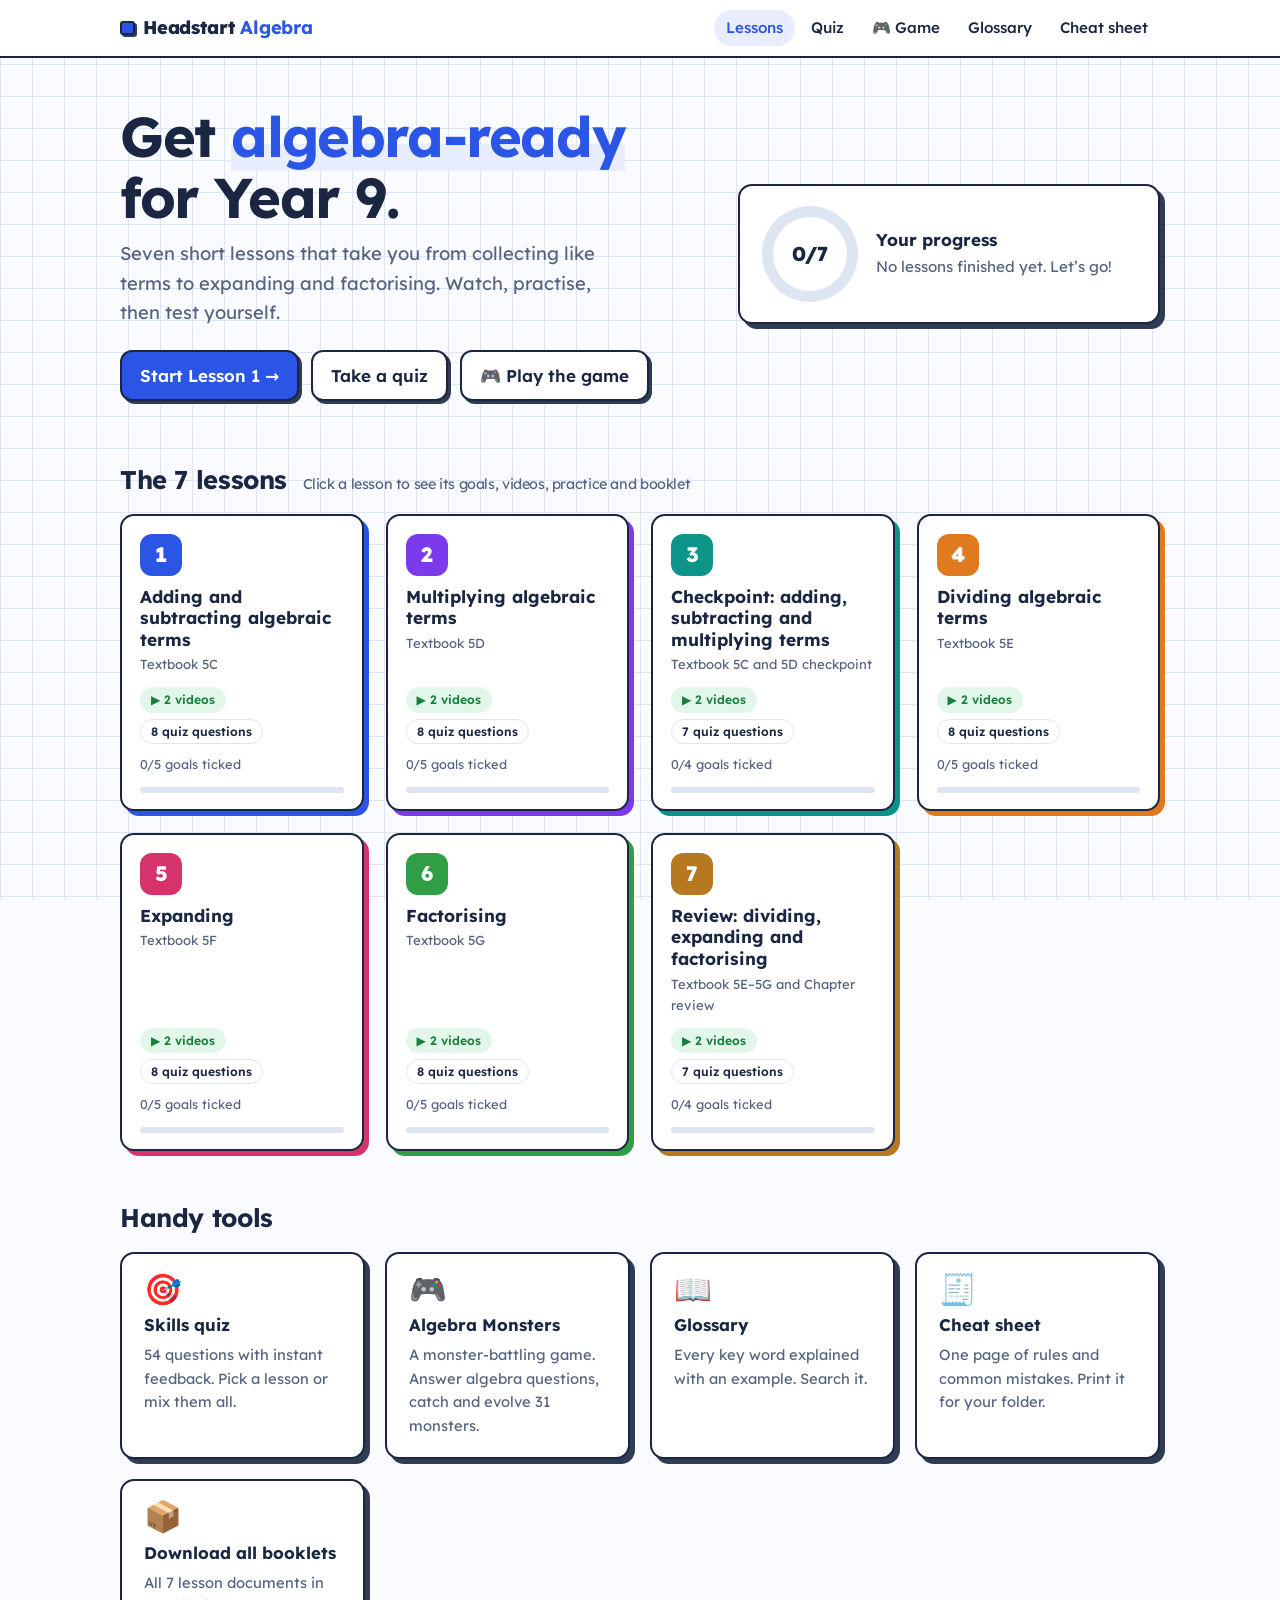
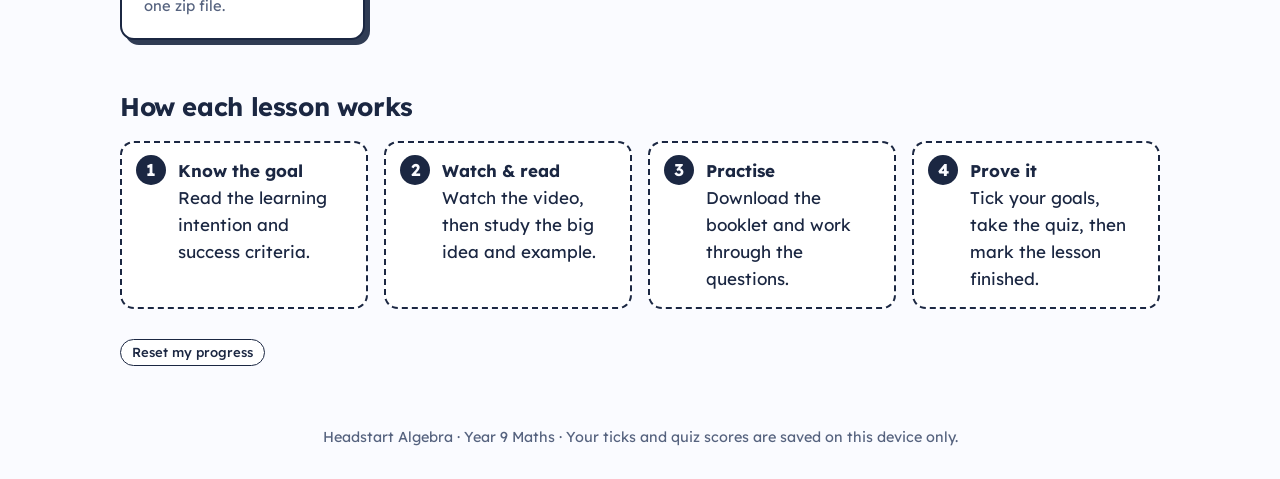
<file: index.html>
<!DOCTYPE html>
<html lang="en-AU">
<head>
<meta charset="utf-8">
<meta name="viewport" content="width=device-width, initial-scale=1">
<title>Headstart Algebra · Year 9 Maths</title>
<link rel="preconnect" href="https://fonts.googleapis.com"><link rel="preconnect" href="https://fonts.gstatic.com" crossorigin>
<link href="https://fonts.googleapis.com/css2?family=Lexend:wght@400;500;600;700;800&display=swap" rel="stylesheet">
<link rel="stylesheet" href="assets/style.css">
</head>
<body data-page="home">
<a class="skip" href="#main">Skip to content</a>
<header class="top"><div class="wrap">
  <a class="brand" href="index.html"><span class="sq"></span>Headstart <b>Algebra</b></a>
  <nav aria-label="Main"><a href="index.html#lessons" aria-current="page">Lessons</a><a href="quiz.html">Quiz</a><a href="game.html">🎮 Game</a><a href="glossary.html">Glossary</a><a href="cheatsheet.html">Cheat sheet</a></nav>
</div></header>
<main id="main" class="wrap">
<section class="hero"><div class="hero-grid">
  <div>
    <h1>Get <em>algebra-ready</em> for Year 9.</h1>
    <p class="lead">Seven short lessons that take you from collecting like terms to expanding and factorising. Watch, practise, then test yourself.</p>
    <div class="row"><a class="btn" id="gobtn" href="lesson-1.html">Start Lesson 1 →</a><a class="btn alt" href="quiz.html">Take a quiz</a><a class="btn alt" href="game.html">🎮 Play the game</a></div>
  </div>
  <div class="card progress-card" aria-label="Your progress">
    <div class="ring" id="ring"><span>0/7</span></div>
    <div><strong>Your progress</strong><p id="ptext">No lessons finished yet. Let’s go!</p><p id="besttext" class="note"></p></div>
  </div>
</div></section>

<h2 class="section" id="lessons">The 7 lessons <small>Click a lesson to see its goals, videos, practice and booklet</small></h2>
<div class="tiles">
<a class="tile" href="lesson-1.html" data-lesson="1" data-crit="5" style="--h:#2a55e5">
  <span class="tick" aria-label="Finished">✓</span>
  <span class="num">1</span>
  <h3>Adding and subtracting algebraic terms</h3>
  <span class="tb">Textbook 5C</span>
  <span class="meta"><span class="pill vid">▶ 2 videos</span><span class="pill q">8 quiz questions</span></span>
  <span class="note ptext" style="margin-top:10px;font-size:.8rem"></span>
  <span class="bar"><i></i></span>
</a>
<a class="tile" href="lesson-2.html" data-lesson="2" data-crit="5" style="--h:#7c3aed">
  <span class="tick" aria-label="Finished">✓</span>
  <span class="num">2</span>
  <h3>Multiplying algebraic terms</h3>
  <span class="tb">Textbook 5D</span>
  <span class="meta"><span class="pill vid">▶ 2 videos</span><span class="pill q">8 quiz questions</span></span>
  <span class="note ptext" style="margin-top:10px;font-size:.8rem"></span>
  <span class="bar"><i></i></span>
</a>
<a class="tile" href="lesson-3.html" data-lesson="3" data-crit="4" style="--h:#0d9488">
  <span class="tick" aria-label="Finished">✓</span>
  <span class="num">3</span>
  <h3>Checkpoint: adding, subtracting and multiplying terms</h3>
  <span class="tb">Textbook 5C and 5D checkpoint</span>
  <span class="meta"><span class="pill vid">▶ 2 videos</span><span class="pill q">7 quiz questions</span></span>
  <span class="note ptext" style="margin-top:10px;font-size:.8rem"></span>
  <span class="bar"><i></i></span>
</a>
<a class="tile" href="lesson-4.html" data-lesson="4" data-crit="5" style="--h:#e07a1f">
  <span class="tick" aria-label="Finished">✓</span>
  <span class="num">4</span>
  <h3>Dividing algebraic terms</h3>
  <span class="tb">Textbook 5E</span>
  <span class="meta"><span class="pill vid">▶ 2 videos</span><span class="pill q">8 quiz questions</span></span>
  <span class="note ptext" style="margin-top:10px;font-size:.8rem"></span>
  <span class="bar"><i></i></span>
</a>
<a class="tile" href="lesson-5.html" data-lesson="5" data-crit="5" style="--h:#d6336c">
  <span class="tick" aria-label="Finished">✓</span>
  <span class="num">5</span>
  <h3>Expanding</h3>
  <span class="tb">Textbook 5F</span>
  <span class="meta"><span class="pill vid">▶ 2 videos</span><span class="pill q">8 quiz questions</span></span>
  <span class="note ptext" style="margin-top:10px;font-size:.8rem"></span>
  <span class="bar"><i></i></span>
</a>
<a class="tile" href="lesson-6.html" data-lesson="6" data-crit="5" style="--h:#2f9e44">
  <span class="tick" aria-label="Finished">✓</span>
  <span class="num">6</span>
  <h3>Factorising</h3>
  <span class="tb">Textbook 5G</span>
  <span class="meta"><span class="pill vid">▶ 2 videos</span><span class="pill q">8 quiz questions</span></span>
  <span class="note ptext" style="margin-top:10px;font-size:.8rem"></span>
  <span class="bar"><i></i></span>
</a>
<a class="tile" href="lesson-7.html" data-lesson="7" data-crit="4" style="--h:#b7791f">
  <span class="tick" aria-label="Finished">✓</span>
  <span class="num">7</span>
  <h3>Review: dividing, expanding and factorising</h3>
  <span class="tb">Textbook 5E–5G and Chapter review</span>
  <span class="meta"><span class="pill vid">▶ 2 videos</span><span class="pill q">7 quiz questions</span></span>
  <span class="note ptext" style="margin-top:10px;font-size:.8rem"></span>
  <span class="bar"><i></i></span>
</a>
</div>

<h2 class="section">Handy tools</h2>
<div class="tools">
  <a class="tool" href="quiz.html"><div class="card"><div class="ico">🎯</div><h3>Skills quiz</h3><p>54 questions with instant feedback. Pick a lesson or mix them all.</p></div></a>
  <a class="tool" href="game.html"><div class="card"><div class="ico">🎮</div><h3>Algebra Monsters</h3><p>A monster-battling game. Answer algebra questions, catch and evolve 31 monsters.</p></div></a>
  <a class="tool" href="glossary.html"><div class="card"><div class="ico">📖</div><h3>Glossary</h3><p>Every key word explained with an example. Search it.</p></div></a>
  <a class="tool" href="cheatsheet.html"><div class="card"><div class="ico">🧾</div><h3>Cheat sheet</h3><p>One page of rules and common mistakes. Print it for your folder.</p></div></a>
  <a class="tool" href="lessons/Headstart_Algebra_All_Lessons.zip" download><div class="card"><div class="ico">📦</div><h3>Download all booklets</h3><p>All 7 lesson documents in one zip file.</p></div></a>
</div>

<h2 class="section">How each lesson works</h2>
<ol class="steps4">
  <li><b>Know the goal</b>Read the learning intention and success criteria.</li>
  <li><b>Watch &amp; read</b>Watch the video, then study the big idea and example.</li>
  <li><b>Practise</b>Download the booklet and work through the questions.</li>
  <li><b>Prove it</b>Tick your goals, take the quiz, then mark the lesson finished.</li>
</ol>
<p class="note noprint" style="margin-top:30px"><button class="chip" id="reset" type="button">Reset my progress</button></p>
</main>
<footer><div class="wrap">Headstart Algebra · Year 9 Maths · Your ticks and quiz scores are saved on this device only.</div></footer>
<script src="assets/app.js"></script>
</file>
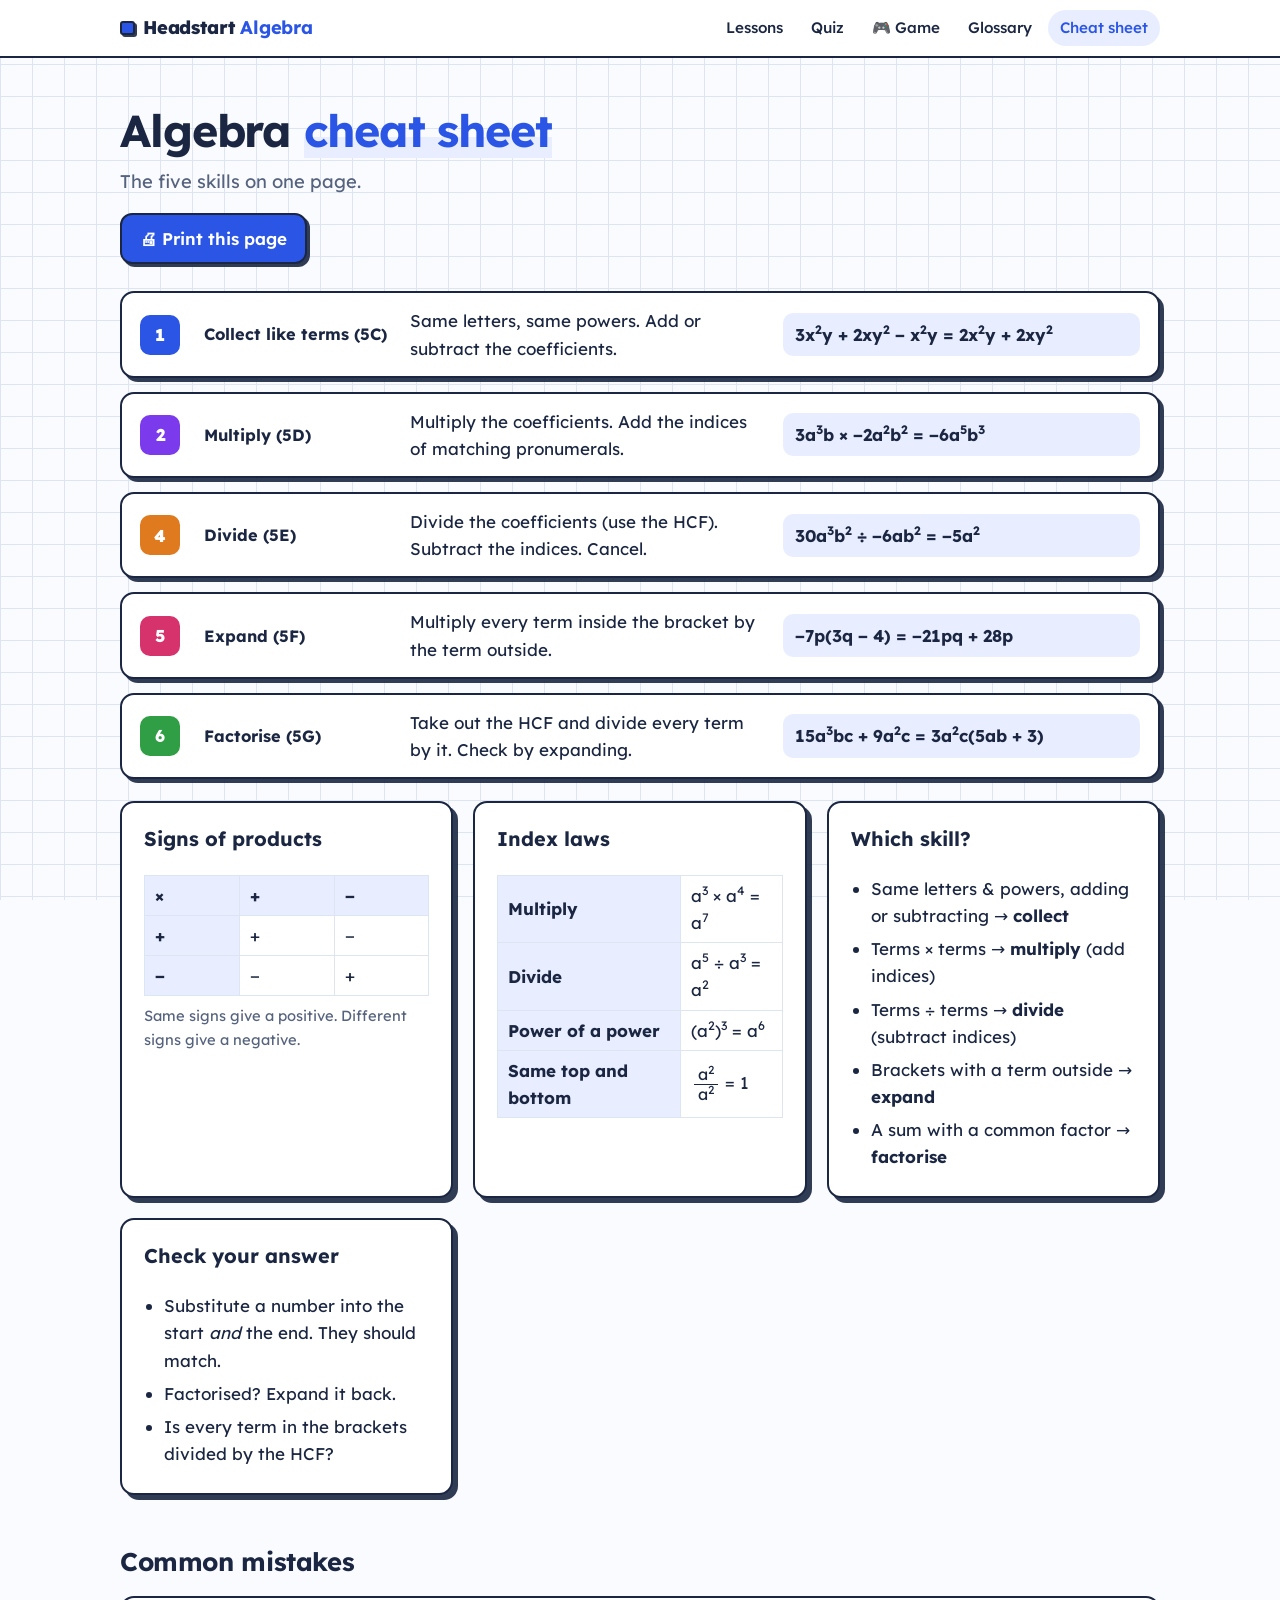
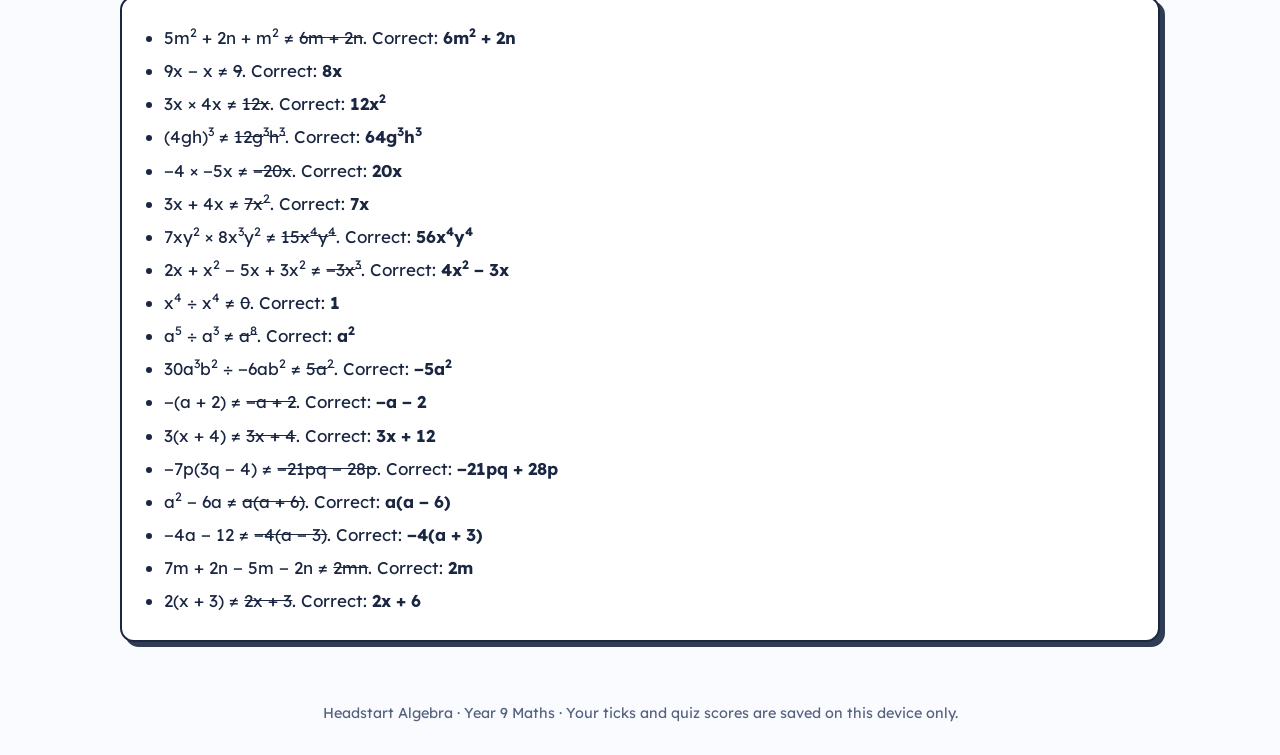
<file: cheatsheet.html>
<!DOCTYPE html>
<html lang="en-AU">
<head>
<meta charset="utf-8">
<meta name="viewport" content="width=device-width, initial-scale=1">
<title>Cheat sheet · Headstart Algebra</title>
<link rel="preconnect" href="https://fonts.googleapis.com"><link rel="preconnect" href="https://fonts.gstatic.com" crossorigin>
<link href="https://fonts.googleapis.com/css2?family=Lexend:wght@400;500;600;700;800&display=swap" rel="stylesheet">
<link rel="stylesheet" href="assets/style.css">
</head>
<body data-page="cheat">
<a class="skip" href="#main">Skip to content</a>
<header class="top"><div class="wrap">
  <a class="brand" href="index.html"><span class="sq"></span>Headstart <b>Algebra</b></a>
  <nav aria-label="Main"><a href="index.html#lessons">Lessons</a><a href="quiz.html">Quiz</a><a href="game.html">🎮 Game</a><a href="glossary.html">Glossary</a><a href="cheatsheet.html" aria-current="page">Cheat sheet</a></nav>
</div></header>
<main id="main" class="wrap">
<section class="hero" style="padding-bottom:10px"><h1 style="font-size:clamp(1.9rem,5vw,2.8rem)">Algebra <em>cheat sheet</em></h1>
<p class="lead" style="margin-bottom:14px">The five skills on one page.</p><p class="noprint"><button class="btn" id="printbtn" type="button">🖨 Print this page</button></p></section>
<div class="cs"><div class="r" style="--h:#2a55e5"><span class="n">1</span><h3>Collect like terms (5C)</h3><div class="d">Same letters, same powers. Add or subtract the coefficients.</div><div class="e">3x<sup>2</sup>y + 2xy<sup>2</sup> − x<sup>2</sup>y = 2x<sup>2</sup>y + 2xy<sup>2</sup></div></div><div class="r" style="--h:#7c3aed"><span class="n">2</span><h3>Multiply (5D)</h3><div class="d">Multiply the coefficients. Add the indices of matching pronumerals.</div><div class="e">3a<sup>3</sup>b × −2a<sup>2</sup>b<sup>2</sup> = −6a<sup>5</sup>b<sup>3</sup></div></div><div class="r" style="--h:#e07a1f"><span class="n">4</span><h3>Divide (5E)</h3><div class="d">Divide the coefficients (use the HCF). Subtract the indices. Cancel.</div><div class="e">30a<sup>3</sup>b<sup>2</sup> ÷ −6ab<sup>2</sup> = −5a<sup>2</sup></div></div><div class="r" style="--h:#d6336c"><span class="n">5</span><h3>Expand (5F)</h3><div class="d">Multiply every term inside the bracket by the term outside.</div><div class="e">−7p(3q − 4) = −21pq + 28p</div></div><div class="r" style="--h:#2f9e44"><span class="n">6</span><h3>Factorise (5G)</h3><div class="d">Take out the HCF and divide every term by it. Check by expanding.</div><div class="e">15a<sup>3</sup>bc + 9a<sup>2</sup>c = 3a<sup>2</sup>c(5ab + 3)</div></div></div>
<div class="two">
<div class="card"><h3>Signs of products</h3><table><tr><th>×</th><th>+</th><th>−</th></tr><tr><th>+</th><td>+</td><td>−</td></tr><tr><th>−</th><td>−</td><td>+</td></tr></table>
<p class="note" style="margin-top:8px">Same signs give a positive. Different signs give a negative.</p></div>
<div class="card"><h3>Index laws</h3><table><tr><th>Multiply</th><td>a<sup>3</sup> × a<sup>4</sup> = a<sup>7</sup></td></tr><tr><th>Divide</th><td>a<sup>5</sup> ÷ a<sup>3</sup> = a<sup>2</sup></td></tr><tr><th>Power of a power</th><td>(a<sup>2</sup>)<sup>3</sup> = a<sup>6</sup></td></tr><tr><th>Same top and bottom</th><td><span class="frac"><span>a<sup>2</sup></span><span>a<sup>2</sup></span></span> = 1</td></tr></table></div>
<div class="card"><h3>Which skill?</h3><ul class="mist"><li>Same letters &amp; powers, adding or subtracting → <b>collect</b></li><li>Terms × terms → <b>multiply</b> (add indices)</li><li>Terms ÷ terms → <b>divide</b> (subtract indices)</li><li>Brackets with a term outside → <b>expand</b></li><li>A sum with a common factor → <b>factorise</b></li></ul></div>
<div class="card"><h3>Check your answer</h3><ul class="mist"><li>Substitute a number into the start <i>and</i> the end. They should match.</li><li>Factorised? Expand it back.</li><li>Is every term in the brackets divided by the HCF?</li></ul></div>
</div>
<h2 class="section">Common mistakes</h2>
<div class="card"><ul class="mist"><li>5m<sup>2</sup> + 2n + m<sup>2</sup> ≠ <s>6m + 2n</s>. Correct: <b>6m<sup>2</sup> + 2n</b></li><li>9x − x ≠ <s>9</s>. Correct: <b>8x</b></li><li>3x × 4x ≠ <s>12x</s>. Correct: <b>12x<sup>2</sup></b></li><li>(4gh)<sup>3</sup> ≠ <s>12g<sup>3</sup>h<sup>3</sup></s>. Correct: <b>64g<sup>3</sup>h<sup>3</sup></b></li><li>−4 × −5x ≠ <s>−20x</s>. Correct: <b>20x</b></li><li>3x + 4x ≠ <s>7x<sup>2</sup></s>. Correct: <b>7x</b></li><li>7xy<sup>2</sup> × 8x<sup>3</sup>y<sup>2</sup> ≠ <s>15x<sup>4</sup>y<sup>4</sup></s>. Correct: <b>56x<sup>4</sup>y<sup>4</sup></b></li><li>2x + x<sup>2</sup> − 5x + 3x<sup>2</sup> ≠ <s>−3x<sup>3</sup></s>. Correct: <b>4x<sup>2</sup> − 3x</b></li><li>x<sup>4</sup> ÷ x<sup>4</sup> ≠ <s>0</s>. Correct: <b>1</b></li><li>a<sup>5</sup> ÷ a<sup>3</sup> ≠ <s>a<sup>8</sup></s>. Correct: <b>a<sup>2</sup></b></li><li>30a<sup>3</sup>b<sup>2</sup> ÷ −6ab<sup>2</sup> ≠ <s>5a<sup>2</sup></s>. Correct: <b>−5a<sup>2</sup></b></li><li>−(a + 2) ≠ <s>−a + 2</s>. Correct: <b>−a − 2</b></li><li>3(x + 4) ≠ <s>3x + 4</s>. Correct: <b>3x + 12</b></li><li>−7p(3q − 4) ≠ <s>−21pq − 28p</s>. Correct: <b>−21pq + 28p</b></li><li>a<sup>2</sup> − 6a ≠ <s>a(a + 6)</s>. Correct: <b>a(a − 6)</b></li><li>−4a − 12 ≠ <s>−4(a − 3)</s>. Correct: <b>−4(a + 3)</b></li><li>7m + 2n − 5m − 2n ≠ <s>2mn</s>. Correct: <b>2m</b></li><li>2(x + 3) ≠ <s>2x + 3</s>. Correct: <b>2x + 6</b></li></ul></div>
</main>
<footer><div class="wrap">Headstart Algebra · Year 9 Maths · Your ticks and quiz scores are saved on this device only.</div></footer>
<script src="assets/app.js"></script>
</file>
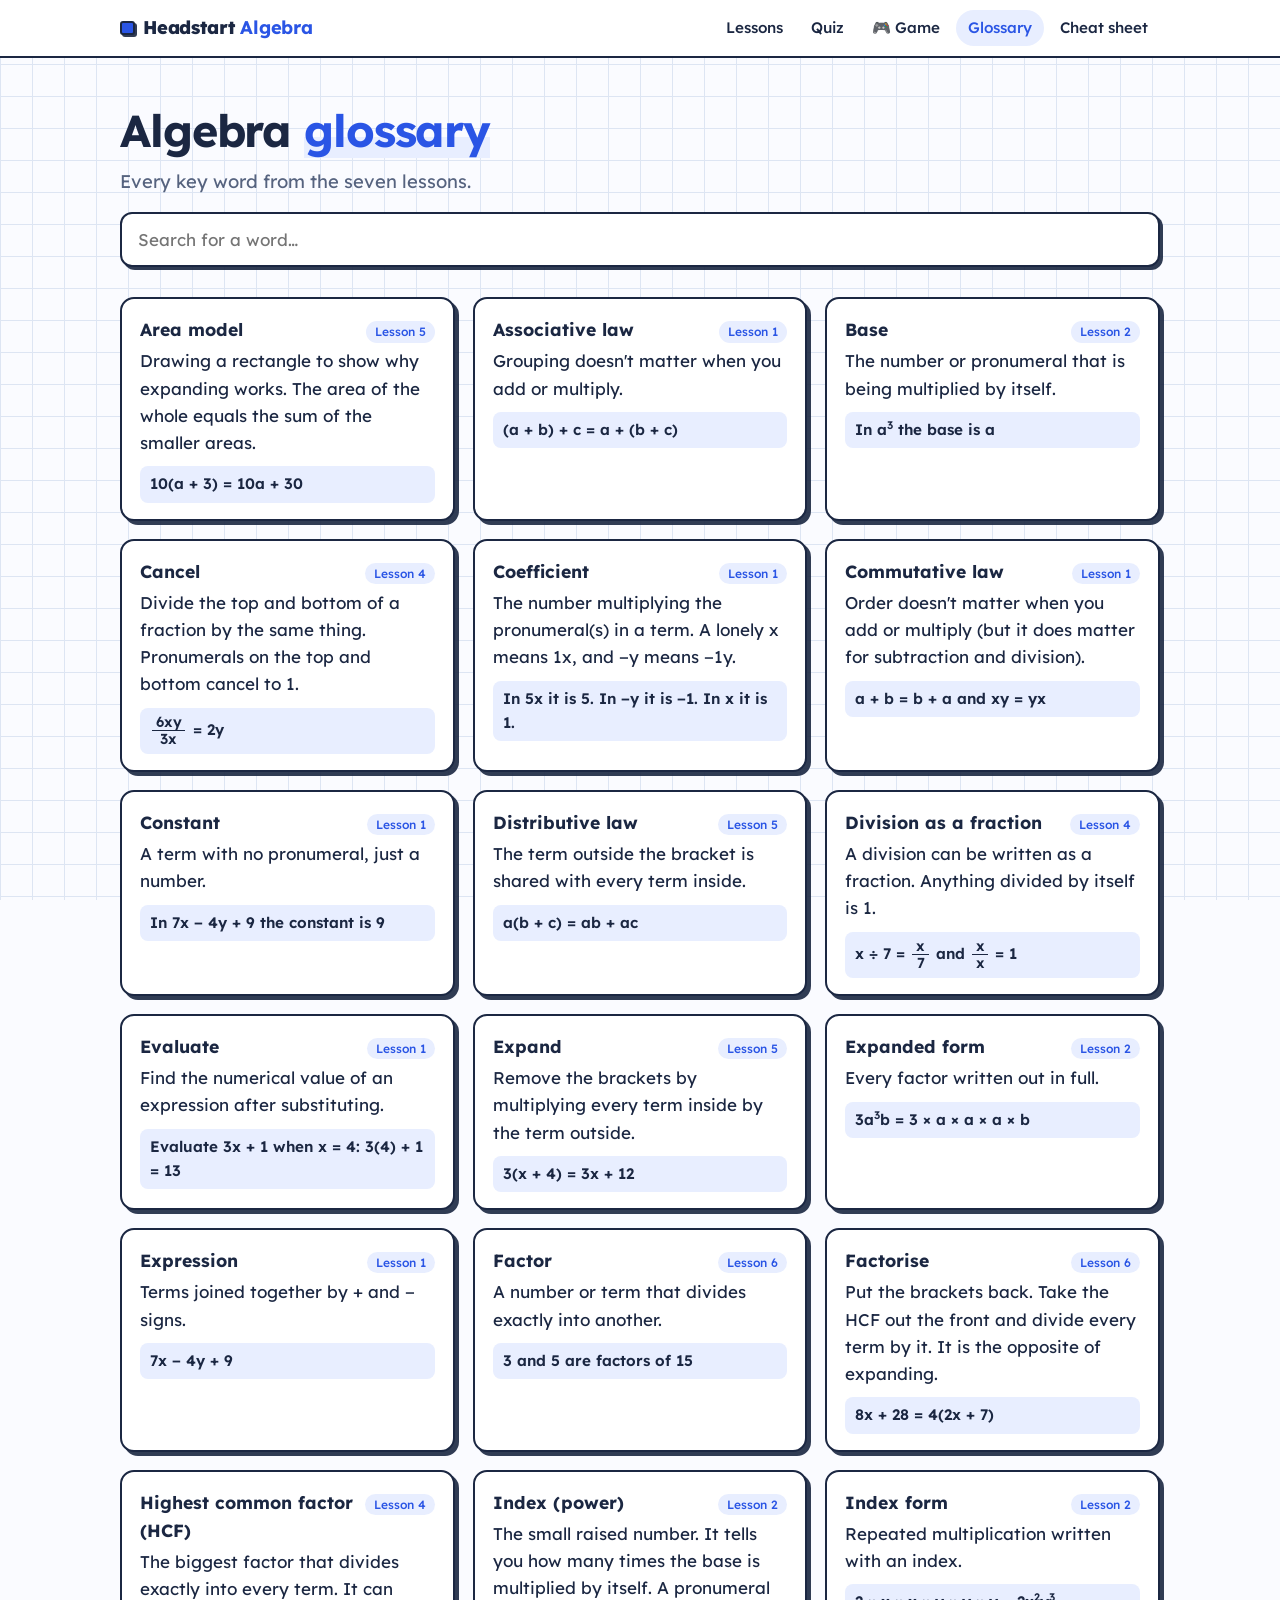
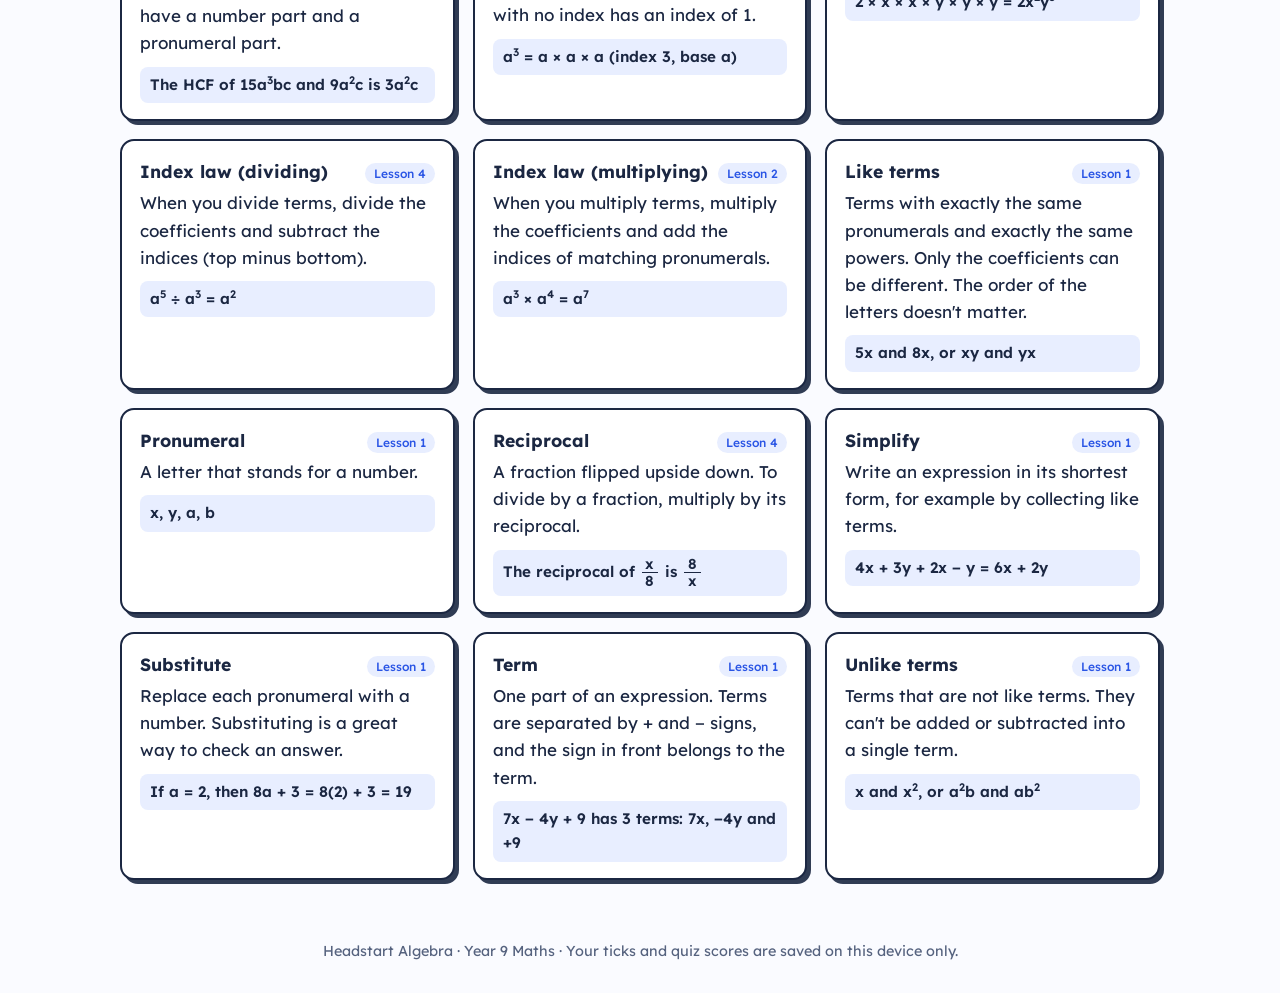
<file: glossary.html>
<!DOCTYPE html>
<html lang="en-AU">
<head>
<meta charset="utf-8">
<meta name="viewport" content="width=device-width, initial-scale=1">
<title>Glossary · Headstart Algebra</title>
<link rel="preconnect" href="https://fonts.googleapis.com"><link rel="preconnect" href="https://fonts.gstatic.com" crossorigin>
<link href="https://fonts.googleapis.com/css2?family=Lexend:wght@400;500;600;700;800&display=swap" rel="stylesheet">
<link rel="stylesheet" href="assets/style.css">
</head>
<body data-page="glossary">
<a class="skip" href="#main">Skip to content</a>
<header class="top"><div class="wrap">
  <a class="brand" href="index.html"><span class="sq"></span>Headstart <b>Algebra</b></a>
  <nav aria-label="Main"><a href="index.html#lessons">Lessons</a><a href="quiz.html">Quiz</a><a href="game.html">🎮 Game</a><a href="glossary.html" aria-current="page">Glossary</a><a href="cheatsheet.html">Cheat sheet</a></nav>
</div></header>
<main id="main" class="wrap">
<section class="hero" style="padding-bottom:10px"><h1 style="font-size:clamp(1.9rem,5vw,2.8rem)">Algebra <em>glossary</em></h1>
<p class="lead" style="margin-bottom:16px">Every key word from the seven lessons.</p>
<input id="gsearch" class="search" type="search" placeholder="Search for a word…" aria-label="Search the glossary"></section>
<div class="gl"><article id="area-model"><h3>Area model<a href="lesson-5.html" style="color:var(--accent)">Lesson 5</a></h3><p>Drawing a rectangle to show why expanding works. The area of the whole equals the sum of the smaller areas.</p><div class="eg">10(a + 3) = 10a + 30</div></article>
<article id="associative"><h3>Associative law<a href="lesson-1.html" style="color:var(--accent)">Lesson 1</a></h3><p>Grouping doesn't matter when you add or multiply.</p><div class="eg">(a + b) + c = a + (b + c)</div></article>
<article id="base"><h3>Base<a href="lesson-2.html" style="color:var(--accent)">Lesson 2</a></h3><p>The number or pronumeral that is being multiplied by itself.</p><div class="eg">In a<sup>3</sup> the base is a</div></article>
<article id="cancel"><h3>Cancel<a href="lesson-4.html" style="color:var(--accent)">Lesson 4</a></h3><p>Divide the top and bottom of a fraction by the same thing. Pronumerals on the top and bottom cancel to 1.</p><div class="eg"><span class="frac"><span>6xy</span><span>3x</span></span> = 2y</div></article>
<article id="coefficient"><h3>Coefficient<a href="lesson-1.html" style="color:var(--accent)">Lesson 1</a></h3><p>The number multiplying the pronumeral(s) in a term. A lonely x means 1x, and −y means −1y.</p><div class="eg">In 5x it is 5. In −y it is −1. In x it is 1.</div></article>
<article id="commutative"><h3>Commutative law<a href="lesson-1.html" style="color:var(--accent)">Lesson 1</a></h3><p>Order doesn't matter when you add or multiply (but it does matter for subtraction and division).</p><div class="eg">a + b = b + a  and  xy = yx</div></article>
<article id="constant"><h3>Constant<a href="lesson-1.html" style="color:var(--accent)">Lesson 1</a></h3><p>A term with no pronumeral, just a number.</p><div class="eg">In 7x − 4y + 9 the constant is 9</div></article>
<article id="distributive"><h3>Distributive law<a href="lesson-5.html" style="color:var(--accent)">Lesson 5</a></h3><p>The term outside the bracket is shared with every term inside.</p><div class="eg">a(b + c) = ab + ac</div></article>
<article id="fraction-form"><h3>Division as a fraction<a href="lesson-4.html" style="color:var(--accent)">Lesson 4</a></h3><p>A division can be written as a fraction. Anything divided by itself is 1.</p><div class="eg">x ÷ 7 = <span class="frac"><span>x</span><span>7</span></span>   and   <span class="frac"><span>x</span><span>x</span></span> = 1</div></article>
<article id="evaluate"><h3>Evaluate<a href="lesson-1.html" style="color:var(--accent)">Lesson 1</a></h3><p>Find the numerical value of an expression after substituting.</p><div class="eg">Evaluate 3x + 1 when x = 4: 3(4) + 1 = 13</div></article>
<article id="expand"><h3>Expand<a href="lesson-5.html" style="color:var(--accent)">Lesson 5</a></h3><p>Remove the brackets by multiplying every term inside by the term outside.</p><div class="eg">3(x + 4) = 3x + 12</div></article>
<article id="expanded-form"><h3>Expanded form<a href="lesson-2.html" style="color:var(--accent)">Lesson 2</a></h3><p>Every factor written out in full.</p><div class="eg">3a<sup>3</sup>b = 3 × a × a × a × b</div></article>
<article id="expression"><h3>Expression<a href="lesson-1.html" style="color:var(--accent)">Lesson 1</a></h3><p>Terms joined together by + and − signs.</p><div class="eg">7x − 4y + 9</div></article>
<article id="factor"><h3>Factor<a href="lesson-6.html" style="color:var(--accent)">Lesson 6</a></h3><p>A number or term that divides exactly into another.</p><div class="eg">3 and 5 are factors of 15</div></article>
<article id="factorise"><h3>Factorise<a href="lesson-6.html" style="color:var(--accent)">Lesson 6</a></h3><p>Put the brackets back. Take the HCF out the front and divide every term by it. It is the opposite of expanding.</p><div class="eg">8x + 28 = 4(2x + 7)</div></article>
<article id="hcf"><h3>Highest common factor (HCF)<a href="lesson-4.html" style="color:var(--accent)">Lesson 4</a></h3><p>The biggest factor that divides exactly into every term. It can have a number part and a pronumeral part.</p><div class="eg">The HCF of 15a<sup>3</sup>bc and 9a<sup>2</sup>c is 3a<sup>2</sup>c</div></article>
<article id="index"><h3>Index (power)<a href="lesson-2.html" style="color:var(--accent)">Lesson 2</a></h3><p>The small raised number. It tells you how many times the base is multiplied by itself. A pronumeral with no index has an index of 1.</p><div class="eg">a<sup>3</sup> = a × a × a  (index 3, base a)</div></article>
<article id="index-form"><h3>Index form<a href="lesson-2.html" style="color:var(--accent)">Lesson 2</a></h3><p>Repeated multiplication written with an index.</p><div class="eg">2 × x × x × y × y × y = 2x<sup>2</sup>y<sup>3</sup></div></article>
<article id="index-law-div"><h3>Index law (dividing)<a href="lesson-4.html" style="color:var(--accent)">Lesson 4</a></h3><p>When you divide terms, divide the coefficients and subtract the indices (top minus bottom).</p><div class="eg">a<sup>5</sup> ÷ a<sup>3</sup> = a<sup>2</sup></div></article>
<article id="index-law-mult"><h3>Index law (multiplying)<a href="lesson-2.html" style="color:var(--accent)">Lesson 2</a></h3><p>When you multiply terms, multiply the coefficients and add the indices of matching pronumerals.</p><div class="eg">a<sup>3</sup> × a<sup>4</sup> = a<sup>7</sup></div></article>
<article id="like-terms"><h3>Like terms<a href="lesson-1.html" style="color:var(--accent)">Lesson 1</a></h3><p>Terms with exactly the same pronumerals and exactly the same powers. Only the coefficients can be different. The order of the letters doesn't matter.</p><div class="eg">5x and 8x, or xy and yx</div></article>
<article id="pronumeral"><h3>Pronumeral<a href="lesson-1.html" style="color:var(--accent)">Lesson 1</a></h3><p>A letter that stands for a number.</p><div class="eg">x, y, a, b</div></article>
<article id="reciprocal"><h3>Reciprocal<a href="lesson-4.html" style="color:var(--accent)">Lesson 4</a></h3><p>A fraction flipped upside down. To divide by a fraction, multiply by its reciprocal.</p><div class="eg">The reciprocal of <span class="frac"><span>x</span><span>8</span></span> is <span class="frac"><span>8</span><span>x</span></span></div></article>
<article id="simplify"><h3>Simplify<a href="lesson-1.html" style="color:var(--accent)">Lesson 1</a></h3><p>Write an expression in its shortest form, for example by collecting like terms.</p><div class="eg">4x + 3y + 2x − y = 6x + 2y</div></article>
<article id="substitute"><h3>Substitute<a href="lesson-1.html" style="color:var(--accent)">Lesson 1</a></h3><p>Replace each pronumeral with a number. Substituting is a great way to check an answer.</p><div class="eg">If a = 2, then 8a + 3 = 8(2) + 3 = 19</div></article>
<article id="term"><h3>Term<a href="lesson-1.html" style="color:var(--accent)">Lesson 1</a></h3><p>One part of an expression. Terms are separated by + and − signs, and the sign in front belongs to the term.</p><div class="eg">7x − 4y + 9 has 3 terms: 7x, −4y and +9</div></article>
<article id="unlike-terms"><h3>Unlike terms<a href="lesson-1.html" style="color:var(--accent)">Lesson 1</a></h3><p>Terms that are not like terms. They can't be added or subtracted into a single term.</p><div class="eg">x and x<sup>2</sup>, or a<sup>2</sup>b and ab<sup>2</sup></div></article>
</div>
<p id="gnone" class="hidden note" style="margin-top:20px">No matching words. Try another search.</p>
</main>
<footer><div class="wrap">Headstart Algebra · Year 9 Maths · Your ticks and quiz scores are saved on this device only.</div></footer>
<script src="assets/app.js"></script>
</file>
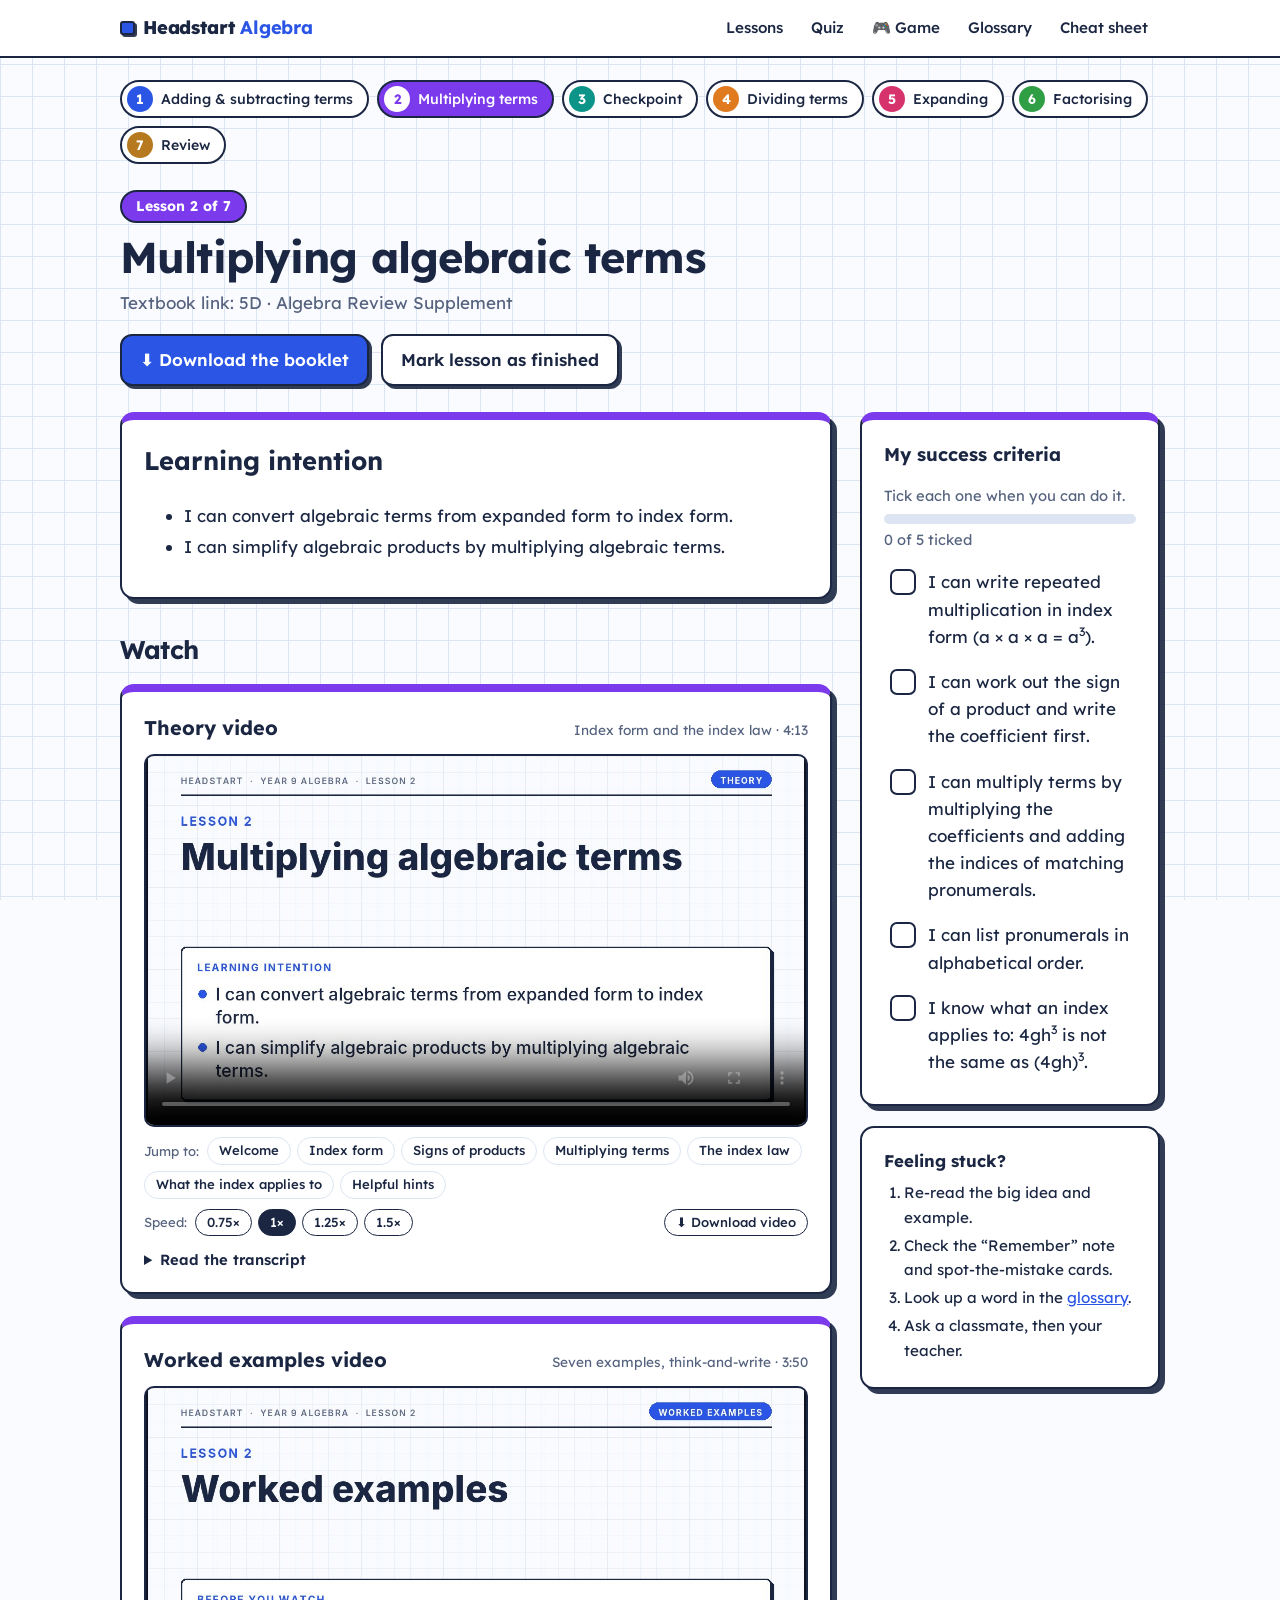
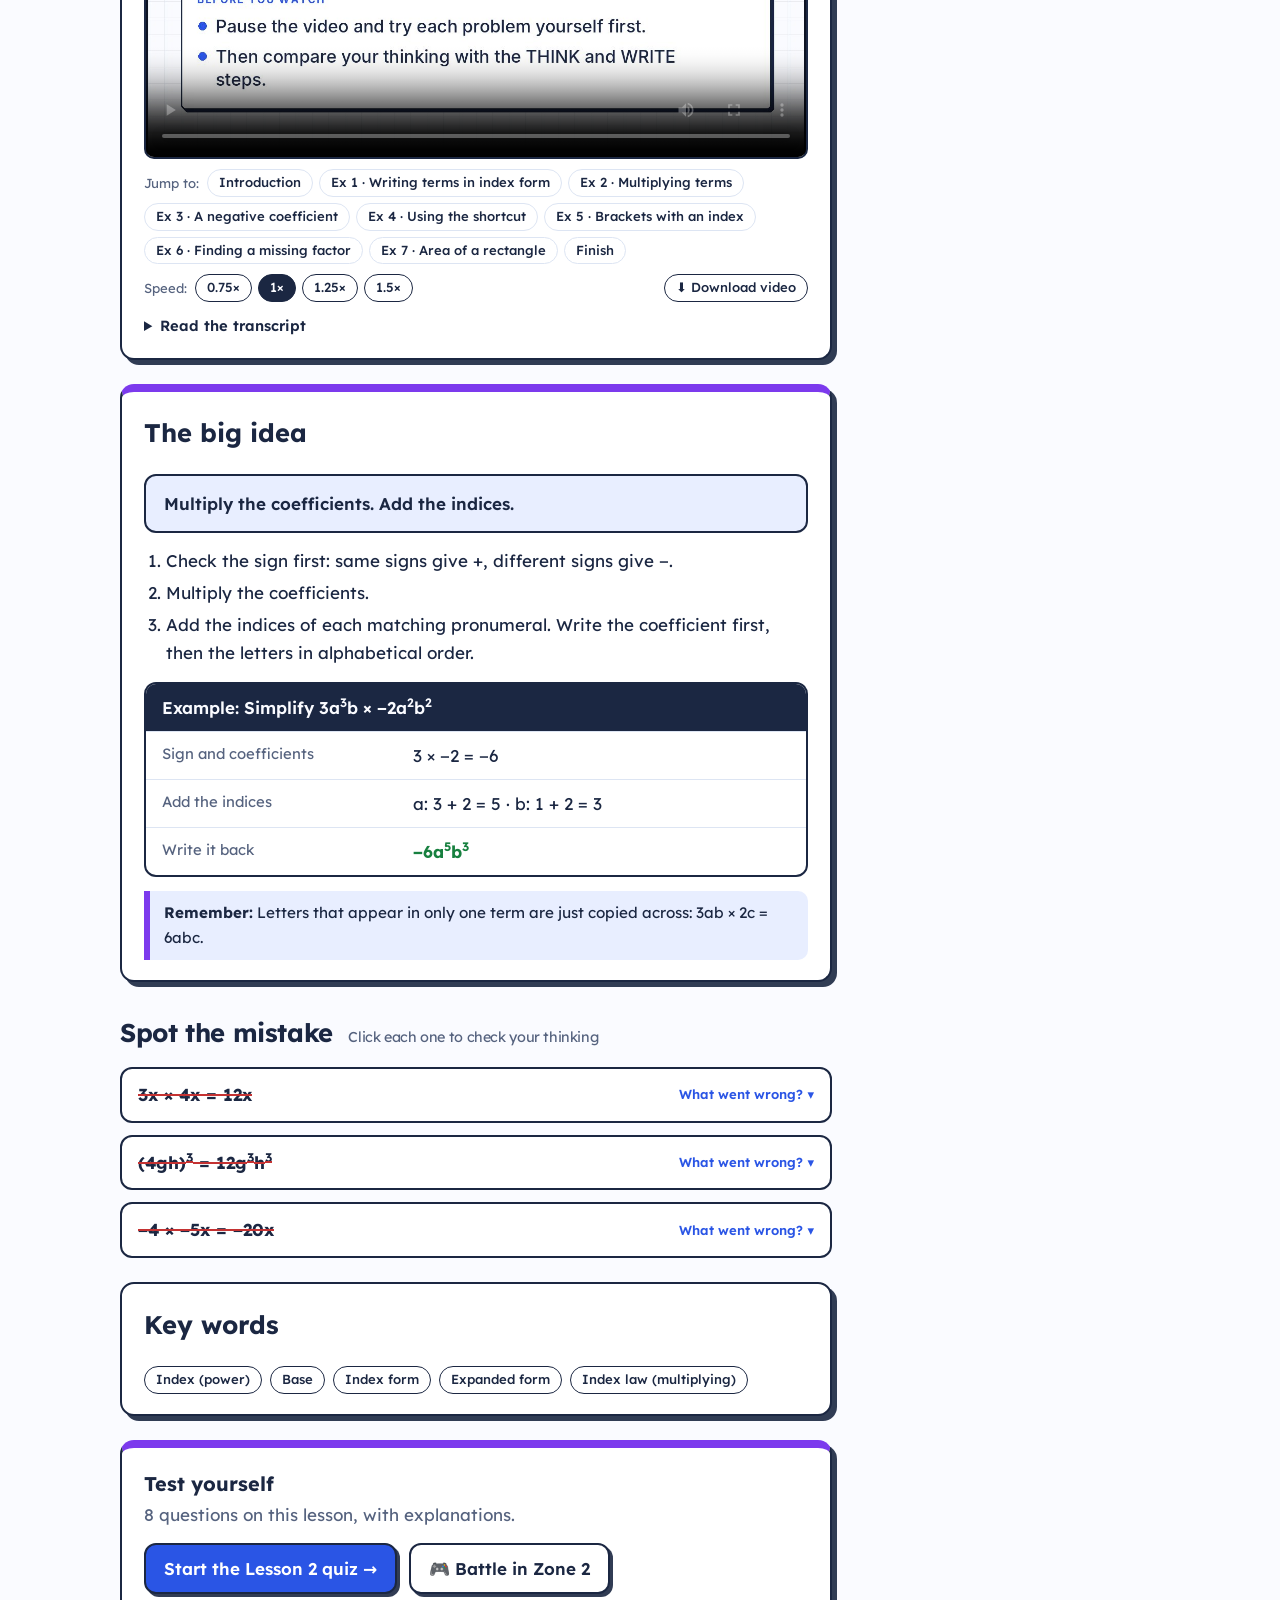
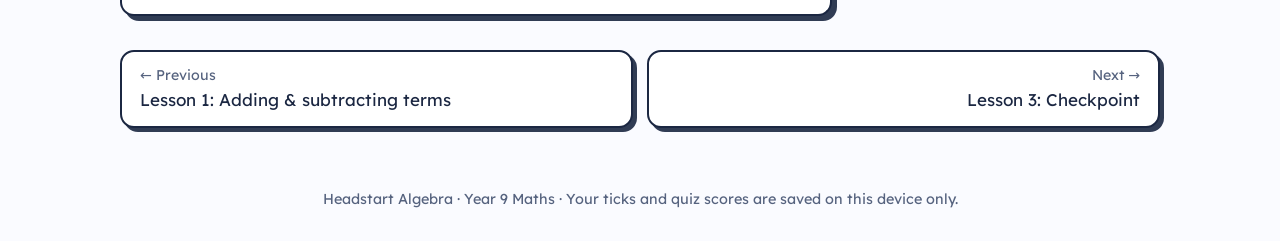
<file: lesson-2.html>
<!DOCTYPE html>
<html lang="en-AU">
<head>
<meta charset="utf-8">
<meta name="viewport" content="width=device-width, initial-scale=1">
<title>Lesson 2: Multiplying terms · Headstart Algebra</title>
<link rel="preconnect" href="https://fonts.googleapis.com"><link rel="preconnect" href="https://fonts.gstatic.com" crossorigin>
<link href="https://fonts.googleapis.com/css2?family=Lexend:wght@400;500;600;700;800&display=swap" rel="stylesheet">
<link rel="stylesheet" href="assets/style.css">
</head>
<body data-page="lesson" data-lesson="2">
<a class="skip" href="#main">Skip to content</a>
<header class="top"><div class="wrap">
  <a class="brand" href="index.html"><span class="sq"></span>Headstart <b>Algebra</b></a>
  <nav aria-label="Main"><a href="index.html#lessons">Lessons</a><a href="quiz.html">Quiz</a><a href="game.html">🎮 Game</a><a href="glossary.html">Glossary</a><a href="cheatsheet.html">Cheat sheet</a></nav>
</div></header>
<main id="main" class="wrap" style="--h:#7c3aed">
<nav class="strip" aria-label="Lessons"><a href="lesson-1.html" data-lesson-link="1" style="--h:#2a55e5" title="Adding and subtracting algebraic terms"><span class="dot"><span>1</span></span>Adding &amp; subtracting terms</a><a href="lesson-2.html" data-lesson-link="2" style="--h:#7c3aed" aria-current="page" title="Multiplying algebraic terms"><span class="dot"><span>2</span></span>Multiplying terms</a><a href="lesson-3.html" data-lesson-link="3" style="--h:#0d9488" title="Checkpoint: adding, subtracting and multiplying terms"><span class="dot"><span>3</span></span>Checkpoint</a><a href="lesson-4.html" data-lesson-link="4" style="--h:#e07a1f" title="Dividing algebraic terms"><span class="dot"><span>4</span></span>Dividing terms</a><a href="lesson-5.html" data-lesson-link="5" style="--h:#d6336c" title="Expanding"><span class="dot"><span>5</span></span>Expanding</a><a href="lesson-6.html" data-lesson-link="6" style="--h:#2f9e44" title="Factorising"><span class="dot"><span>6</span></span>Factorising</a><a href="lesson-7.html" data-lesson-link="7" style="--h:#b7791f" title="Review: dividing, expanding and factorising"><span class="dot"><span>7</span></span>Review</a></nav>
<section class="lhead" style="--h:#7c3aed">
  <span class="badge">Lesson 2 of 7</span>
  <h1>Multiplying algebraic terms</h1>
  <p class="tb">Textbook link: 5D · Algebra Review Supplement</p>
  <div class="row"><a class="btn" href="lessons/Lesson2_Multiplying_Terms.docx" download>⬇ Download the booklet</a><button class="btn alt" id="donebtn" type="button">Mark lesson as finished</button></div>
</section>
<div class="layout">
<div class="stack">
  <section class="card h" style="--h:#7c3aed"><h2>Learning intention</h2><ul class="goal"><li>I can convert algebraic terms from expanded form to index form.</li><li>I can simplify algebraic products by multiplying algebraic terms.</li></ul></section>
  <section><h2 class="section" style="margin-top:6px">Watch</h2><div class="vwrap"><div class="card vcard h" style="--h:#7c3aed">
  <h3>Theory video<small>Index form and the index law · 4:13</small></h3>
  <video id="v2t" controls preload="metadata" poster="posters/Lesson2_Theory.jpg" playsinline data-captions="Lesson2_Theory">
    <source src="videos/Lesson2_Theory.mp4" type="video/mp4">
    Your browser can’t play this video. <a href="videos/Lesson2_Theory.mp4" download>Download it instead</a>.
  </video>
  <div class="vtools"><span class="lbl">Jump to:</span><button class="chip t" data-video="v2t" data-seek="0.0">Welcome</button><button class="chip t" data-video="v2t" data-seek="14.33">Index form</button><button class="chip t" data-video="v2t" data-seek="68.77">Signs of products</button><button class="chip t" data-video="v2t" data-seek="93.77">Multiplying terms</button><button class="chip t" data-video="v2t" data-seek="135.97">The index law</button><button class="chip t" data-video="v2t" data-seek="169.23">What the index applies to</button><button class="chip t" data-video="v2t" data-seek="207.7">Helpful hints</button></div>
  <div class="vtools"><span class="lbl">Speed:</span><button class="chip" data-video="v2t" data-speed="0.75" aria-pressed="false">0.75×</button><button class="chip" data-video="v2t" data-speed="1" aria-pressed="true">1×</button><button class="chip" data-video="v2t" data-speed="1.25" aria-pressed="false">1.25×</button><button class="chip" data-video="v2t" data-speed="1.5" aria-pressed="false">1.5×</button><a class="chip" href="videos/Lesson2_Theory.mp4" download style="margin-left:auto">⬇ Download video</a></div>
  <details class="tr"><summary>Read the transcript</summary><ol><li><button data-video="v2t" data-seek="0">0:00</button><span>Welcome to Headstart algebra. This is Lesson 2: multiplying algebraic terms. By the end of this video, you&#x27;ll be able to write terms in index form, and multiply terms using the index law.</span></li><li><button data-video="v2t" data-seek="14.33">0:14</button><span>First, index form. When the same letter is multiplied by itself, we can write it with an index, also called a power. a³ means a × a × a.</span></li><li><button data-video="v2t" data-seek="25.47">0:25</button><span>The small raised number, 3, is the index. It tells us how many times the base is multiplied. The base is the letter, a.</span></li><li><button data-video="v2t" data-seek="35.33">0:35</button><span>And a letter with no index has an index of one. So a is the same as a¹.</span></li><li><button data-video="v2t" data-seek="41.97">0:41</button><span>To write in index form, count each letter. In 3 × a × a × a × b, the letter a appears three times, and b once. So we write 3a³b. The number goes first, then the letters in alphabetical order.</span></li><li><button data-video="v2t" data-seek="57.9">0:57</button><span>Try another. 2 × x × x × y × y × y has two x&#x27;s and three y&#x27;s. So it is 2x²y³.</span></li><li><button data-video="v2t" data-seek="68.77">1:08</button><span>Before you multiply anything, check the sign. A positive times a positive is positive.</span></li><li><button data-video="v2t" data-seek="75.5">1:15</button><span>A negative times a negative is also positive. Two negatives make a positive.</span></li><li><button data-video="v2t" data-seek="81.23">1:21</button><span>A positive times a negative is negative.</span></li><li><button data-video="v2t" data-seek="84.63">1:24</button><span>And a negative times a positive is negative too. So: same signs give a positive, and different signs give a negative.</span></li><li><button data-video="v2t" data-seek="93.77">1:33</button><span>Now let&#x27;s multiply terms. We&#x27;ll use this example: 3a³b × −2a²b². There are three steps.</span></li><li><button data-video="v2t" data-seek="103.5">1:43</button><span>Step one: write each term in expanded form. Every letter is written out in full, one at a time.</span></li><li><button data-video="v2t" data-seek="110.67">1:50</button><span>Step two: group the coefficients together, and group the matching letters. That&#x27;s 3 and −2, then five a&#x27;s, and three b&#x27;s.</span></li><li><button data-video="v2t" data-seek="120.6">2:00</button><span>Step three: write it back in index form. 3 × −2 is −6, five a&#x27;s is a⁵, and three b&#x27;s is b³. So the answer is −6a⁵b³.</span></li><li><button data-video="v2t" data-seek="135.97">2:15</button><span>Writing everything out takes a long time, so here is a shortcut. Multiply the coefficients, and add the indices of matching letters.</span></li><li><button data-video="v2t" data-seek="144.77">2:24</button><span>For example, a³ × a⁴ is a × a × a times a × a × a × a, which is seven a&#x27;s. That&#x27;s a⁷. We simply added the indices: 3 + 4 = 7.</span></li><li><button data-video="v2t" data-seek="160.97">2:40</button><span>Letters that appear in only one term are just copied across. So 3ab × 2c is 6abc.</span></li><li><button data-video="v2t" data-seek="169.23">2:49</button><span>Be careful about what an index applies to. An index only applies to the number or letter immediately to its left.</span></li><li><button data-video="v2t" data-seek="176.37">2:56</button><span>In 4gh³, the 3 only applies to h. So it&#x27;s 4 × g × h × h × h.</span></li><li><button data-video="v2t" data-seek="184.87">3:04</button><span>But in (4gh)³, the brackets make the 3 apply to everything inside. So 4 is cubed too: 4³ is 64, so we get 64g³h³.</span></li><li><button data-video="v2t" data-seek="198.87">3:18</button><span>And for a power of a power, multiply the indices. (x²)³ is x⁶.</span></li><li><button data-video="v2t" data-seek="207.7">3:27</button><span>Three helpful hints. First, use brackets when an index should apply to more than one thing.</span></li><li><button data-video="v2t" data-seek="214.17">3:34</button><span>Second, always write the coefficient first, then the letters in alphabetical order. So b × 3 × a becomes 3ab.</span></li><li><button data-video="v2t" data-seek="223.5">3:43</button><span>And third, always check the sign first. Two negatives make a positive.</span></li><li><button data-video="v2t" data-seek="229.77">3:49</button><span>You should now be able to write repeated multiplication in index form, work out the sign of a product, multiply terms by multiplying coefficients and adding indices, and tell the difference between 4gh³ and (4gh)³. Next, watch the worked examples video, then try the questions in your booklet.</span></li></ol></details>
</div>
<div class="card vcard h" style="--h:#7c3aed">
  <h3>Worked examples video<small>Seven examples, think-and-write · 3:50</small></h3>
  <video id="v2w" controls preload="metadata" poster="posters/Lesson2_Worked_Examples.jpg" playsinline data-captions="Lesson2_Worked_Examples">
    <source src="videos/Lesson2_Worked_Examples.mp4" type="video/mp4">
    Your browser can’t play this video. <a href="videos/Lesson2_Worked_Examples.mp4" download>Download it instead</a>.
  </video>
  <div class="vtools"><span class="lbl">Jump to:</span><button class="chip t" data-video="v2w" data-seek="0.0">Introduction</button><button class="chip t" data-video="v2w" data-seek="13.0">Ex 1 · Writing terms in index form</button><button class="chip t" data-video="v2w" data-seek="45.5">Ex 2 · Multiplying terms</button><button class="chip t" data-video="v2w" data-seek="72.67">Ex 3 · A negative coefficient</button><button class="chip t" data-video="v2w" data-seek="101.83">Ex 4 · Using the shortcut</button><button class="chip t" data-video="v2w" data-seek="135.63">Ex 5 · Brackets with an index</button><button class="chip t" data-video="v2w" data-seek="171.7">Ex 6 · Finding a missing factor</button><button class="chip t" data-video="v2w" data-seek="201.0">Ex 7 · Area of a rectangle</button><button class="chip t" data-video="v2w" data-seek="219.07">Finish</button></div>
  <div class="vtools"><span class="lbl">Speed:</span><button class="chip" data-video="v2w" data-speed="0.75" aria-pressed="false">0.75×</button><button class="chip" data-video="v2w" data-speed="1" aria-pressed="true">1×</button><button class="chip" data-video="v2w" data-speed="1.25" aria-pressed="false">1.25×</button><button class="chip" data-video="v2w" data-speed="1.5" aria-pressed="false">1.5×</button><a class="chip" href="videos/Lesson2_Worked_Examples.mp4" download style="margin-left:auto">⬇ Download video</a></div>
  <details class="tr"><summary>Read the transcript</summary><ol><li><button data-video="v2w" data-seek="0">0:00</button><span>In this video we&#x27;ll work through seven worked examples from Lesson 2. For each one, pause the video and try the problem yourself first. Then follow the think and write steps to check your thinking.</span></li><li><button data-video="v2w" data-seek="13.0">0:13</button><span>Example one: writing terms in index form. Simplify 2 × a × a × a, and −9 × b × a × a.</span></li><li><button data-video="v2w" data-seek="23.33">0:23</button><span>For part a, count how many times a appears. Three times. So 2 × a × a × a is 2 × a³, which is 2a³.</span></li><li><button data-video="v2w" data-seek="34.1">0:34</button><span>For part b, the letter a appears twice and b once. Write the number first, then the letters in alphabetical order. So we get −9a²b.</span></li><li><button data-video="v2w" data-seek="45.5">0:45</button><span>Example two: multiplying terms. Simplify 4ab × 3c.</span></li><li><button data-video="v2w" data-seek="52.03">0:52</button><span>Write each term in expanded form: 4 × a × b × 3 × c.</span></li><li><button data-video="v2w" data-seek="58.63">0:58</button><span>Group the numbers first, then the letters: 4 × 3 × a × b × c.</span></li><li><button data-video="v2w" data-seek="65.63">1:05</button><span>Multiply the numbers. 4 × 3 is 12. So the answer is 12abc.</span></li><li><button data-video="v2w" data-seek="72.67">1:12</button><span>Example three: a negative coefficient. Simplify 5a² × −a⁴.</span></li><li><button data-video="v2w" data-seek="80.43">1:20</button><span>The term −a⁴ has an invisible coefficient of minus one. So we can write it as −1a⁴.</span></li><li><button data-video="v2w" data-seek="89.53">1:29</button><span>Multiply the coefficients: 5 × −1 is −5. Then add the indices: 2 + 4 is 6. The answer is −5a⁶.</span></li><li><button data-video="v2w" data-seek="101.83">1:41</button><span>Example four: using the shortcut. Simplify −2p²q³ × 7qp⁵.</span></li><li><button data-video="v2w" data-seek="110.7">1:50</button><span>First, multiply the coefficients. −2 × 7 is −14.</span></li><li><button data-video="v2w" data-seek="117.2">1:57</button><span>Now add the indices. For p, that&#x27;s 2 + 5, which is 7. For q, it&#x27;s 3 + 1, which is 4, because q on its own has an index of one.</span></li><li><button data-video="v2w" data-seek="128.67">2:08</button><span>Put it together. The answer is −14p⁷q⁴.</span></li><li><button data-video="v2w" data-seek="135.63">2:15</button><span>Example five: brackets with an index. Expand (3x²)⁴.</span></li><li><button data-video="v2w" data-seek="144.0">2:24</button><span>The 4 applies to everything inside the brackets. So we get 3⁴ × (x²)⁴.</span></li><li><button data-video="v2w" data-seek="154.7">2:34</button><span>3⁴ is 3 × 3 × 3 × 3, which is 81. And for (x²)⁴, we multiply the indices. 2 × 4 is 8. So the answer is 81x⁸.</span></li><li><button data-video="v2w" data-seek="171.7">2:51</button><span>Example six: finding a missing factor. Complete 4a × □ = 8ab².</span></li><li><button data-video="v2w" data-seek="179.17">2:59</button><span>What do you multiply 4 by to get 8? 4 × 2 is 8.</span></li><li><button data-video="v2w" data-seek="183.9">3:03</button><span>The letter a is already on both sides, so we don&#x27;t need another one. But b² is missing from the left.</span></li><li><button data-video="v2w" data-seek="190.97">3:10</button><span>So the missing part is 2b². Check by multiplying: 4a × 2b² is 8ab². It works.</span></li><li><button data-video="v2w" data-seek="201.0">3:21</button><span>Example seven: the area of a rectangle. The length is 6x and the width is 8y. Find the area.</span></li><li><button data-video="v2w" data-seek="208.4">3:28</button><span>Area equals length times width. So we multiply 6x × 8y, which is 6 × 8 × x × y. That&#x27;s 48xy.</span></li><li><button data-video="v2w" data-seek="219.07">3:39</button><span>That&#x27;s the end of the seven worked examples. Now try the questions in your lesson booklet, and remember to show your working in the boxes. Always check the sign first!</span></li></ol></details>
</div>
</div></section>
  <section class="card h" style="--h:#7c3aed"><h2>The big idea</h2>
    <div class="rule">Multiply the coefficients. Add the indices.</div>
    <ol class="how"><li>Check the sign first: same signs give +, different signs give −.</li><li>Multiply the coefficients.</li><li>Add the indices of each matching pronumeral. Write the coefficient first, then the letters in alphabetical order.</li></ol>
    <div class="ex"><div class="q">Example: Simplify  3a<sup>3</sup>b × −2a<sup>2</sup>b<sup>2</sup></div><table><tr><td>Sign and coefficients</td><td>3 × −2 = −6</td></tr><tr><td>Add the indices</td><td>a: 3 + 2 = 5  ·  b: 1 + 2 = 3</td></tr><tr><td>Write it back</td><td>−6a<sup>5</sup>b<sup>3</sup></td></tr></table></div>
    
    <div class="tip"><b>Remember:</b> Letters that appear in only one term are just copied across: 3ab × 2c = 6abc.</div>
  </section>
  <section><h2 class="section" style="margin-top:6px">Spot the mistake <small>Click each one to check your thinking</small></h2><div class="spot"><details><summary><span class="wrong"><s>3x × 4x = 12x</s></span><span class="hint">What went wrong? ▾</span></summary>
<div class="ans"><b>Fixed:</b> 3x × 4x = <b>12x<sup>2</sup></b><p>When you multiply, the indices add: x × x = x<sup>2</sup>.</p></div></details><details><summary><span class="wrong"><s>(4gh)<sup>3</sup> = 12g<sup>3</sup>h<sup>3</sup></s></span><span class="hint">What went wrong? ▾</span></summary>
<div class="ans"><b>Fixed:</b> (4gh)<sup>3</sup> = <b>64g<sup>3</sup>h<sup>3</sup></b><p>The 3 applies to everything inside the brackets, so 4 gets cubed too: 4<sup>3</sup> = 64.</p></div></details><details><summary><span class="wrong"><s>−4 × −5x = −20x</s></span><span class="hint">What went wrong? ▾</span></summary>
<div class="ans"><b>Fixed:</b> −4 × −5x = <b>20x</b><p>Two negatives make a positive.</p></div></details></div></section>
  <section class="card"><h2>Key words</h2><div class="chips"><a class="chip" href="glossary.html#index" title="The small raised number. It tells you how many times the base is multiplied by itself. A pronumeral with no index has an index of 1.">Index (power)</a><a class="chip" href="glossary.html#base" title="The number or pronumeral that is being multiplied by itself.">Base</a><a class="chip" href="glossary.html#index-form" title="Repeated multiplication written with an index.">Index form</a><a class="chip" href="glossary.html#expanded-form" title="Every factor written out in full.">Expanded form</a><a class="chip" href="glossary.html#index-law-mult" title="When you multiply terms, multiply the coefficients and add the indices of matching pronumerals.">Index law (multiplying)</a></div></section>
  <section class="card h cta" style="--h:#7c3aed"><div><h3>Test yourself</h3><p>8 questions on this lesson, with explanations.</p></div><div class="row"><a class="btn" href="quiz.html?l=2">Start the Lesson 2 quiz →</a><a class="btn alt" href="game.html?z=2">🎮 Battle in Zone 2</a></div></section>
</div>
<aside class="side" aria-label="Lesson tools">
  <section class="card h" style="--h:#7c3aed"><h2 style="font-size:1.15rem">My success criteria</h2>
    <p class="note" style="margin-bottom:6px">Tick each one when you can do it.</p>
    <div class="meter"><i id="meter"></i></div><p class="note" id="mtext" style="margin-bottom:8px"></p>
    <ul class="clean"><li><label class="check"><input type="checkbox" data-key="c2-0"><span>I can write repeated multiplication in index form (a × a × a = a<sup>3</sup>).</span></label></li><li><label class="check"><input type="checkbox" data-key="c2-1"><span>I can work out the sign of a product and write the coefficient first.</span></label></li><li><label class="check"><input type="checkbox" data-key="c2-2"><span>I can multiply terms by multiplying the coefficients and adding the indices of matching pronumerals.</span></label></li><li><label class="check"><input type="checkbox" data-key="c2-3"><span>I can list pronumerals in alphabetical order.</span></label></li><li><label class="check"><input type="checkbox" data-key="c2-4"><span>I know what an index applies to: 4gh<sup>3</sup> is not the same as (4gh)<sup>3</sup>.</span></label></li></ul></section>
  <section class="card stuck"><h3 style="margin:0;font-size:1.05rem">Feeling stuck?</h3><ol>
    <li>Re-read the big idea and example.</li><li>Check the “Remember” note and spot-the-mistake cards.</li><li>Look up a word in the <a href="glossary.html">glossary</a>.</li><li>Ask a classmate, then your teacher.</li></ol></section>
</aside>
</div>
<div class="pn"><a href="lesson-1.html"><small>← Previous</small>Lesson 1: Adding &amp; subtracting terms</a><a class="next" href="lesson-3.html"><small>Next →</small>Lesson 3: Checkpoint</a></div>
</main>
<script src="assets/captions.js"></script>
<footer><div class="wrap">Headstart Algebra · Year 9 Maths · Your ticks and quiz scores are saved on this device only.</div></footer>
<script src="assets/app.js"></script>
</file>
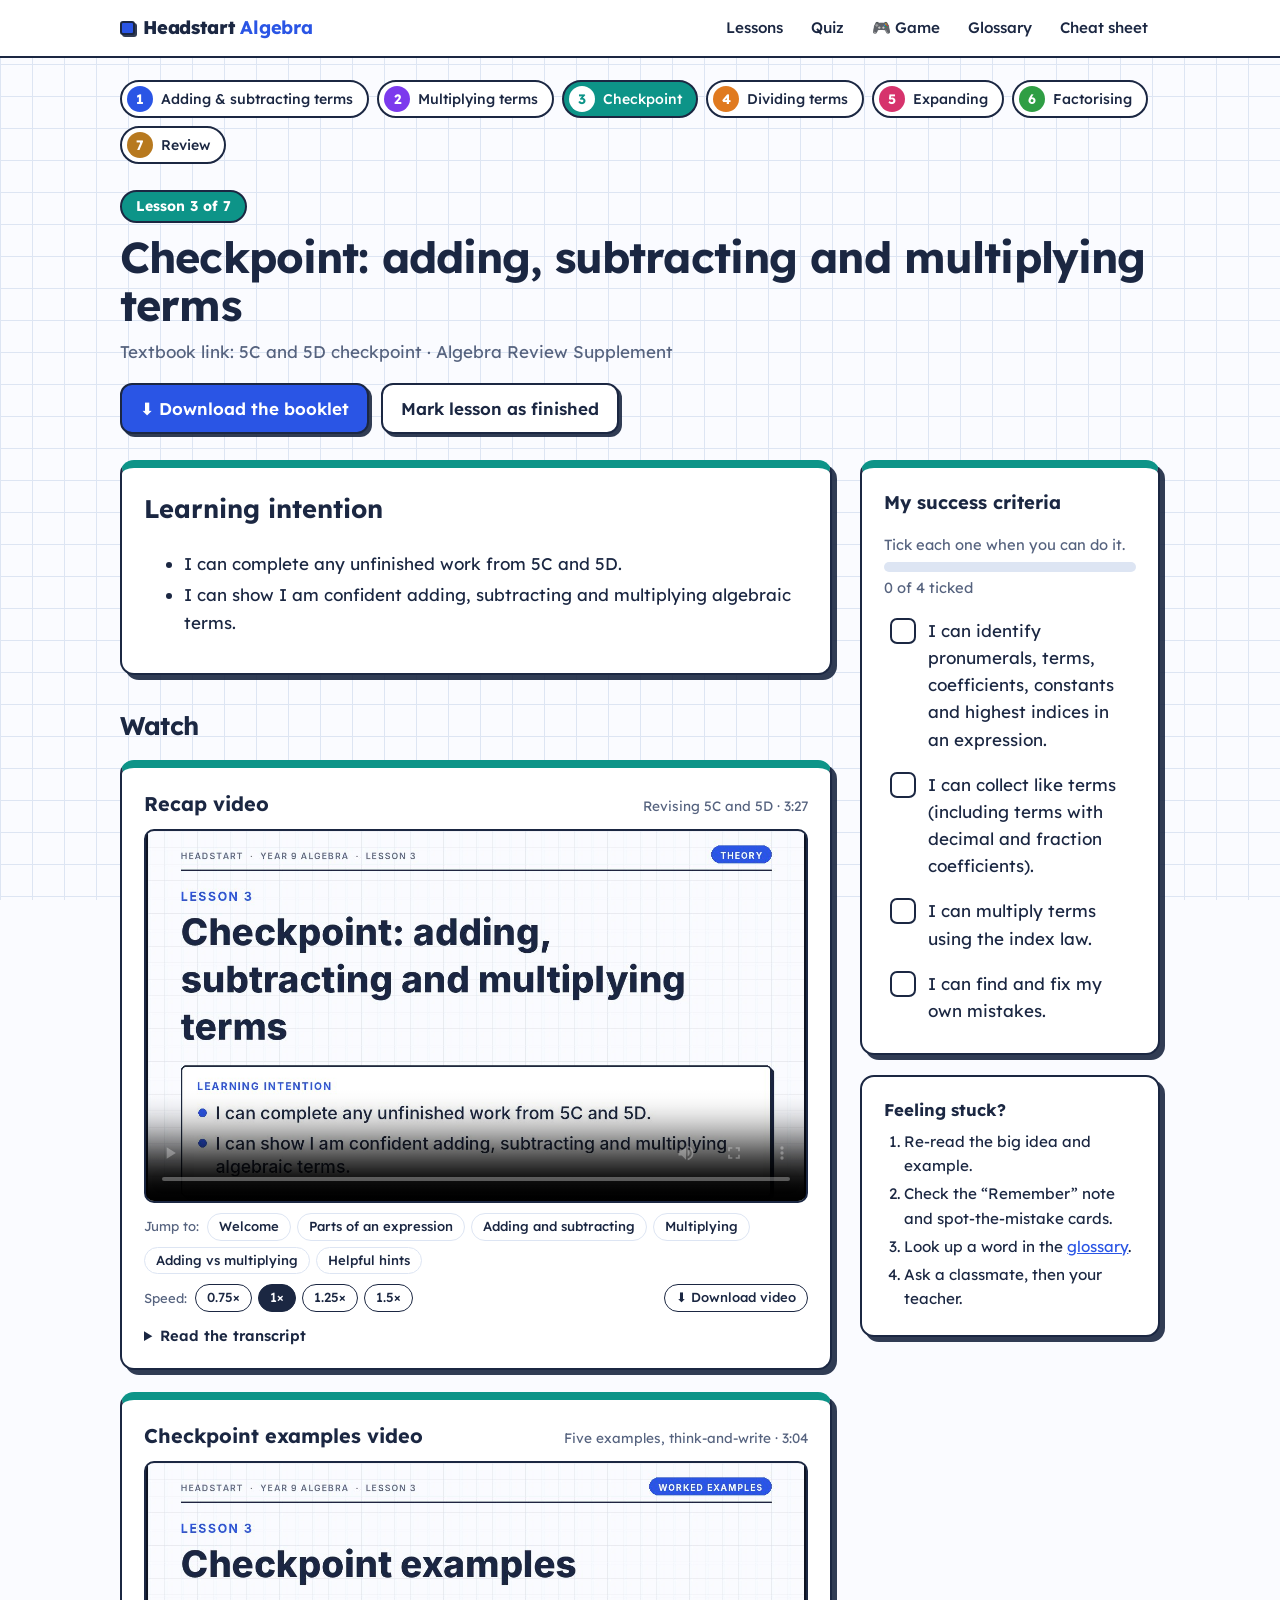
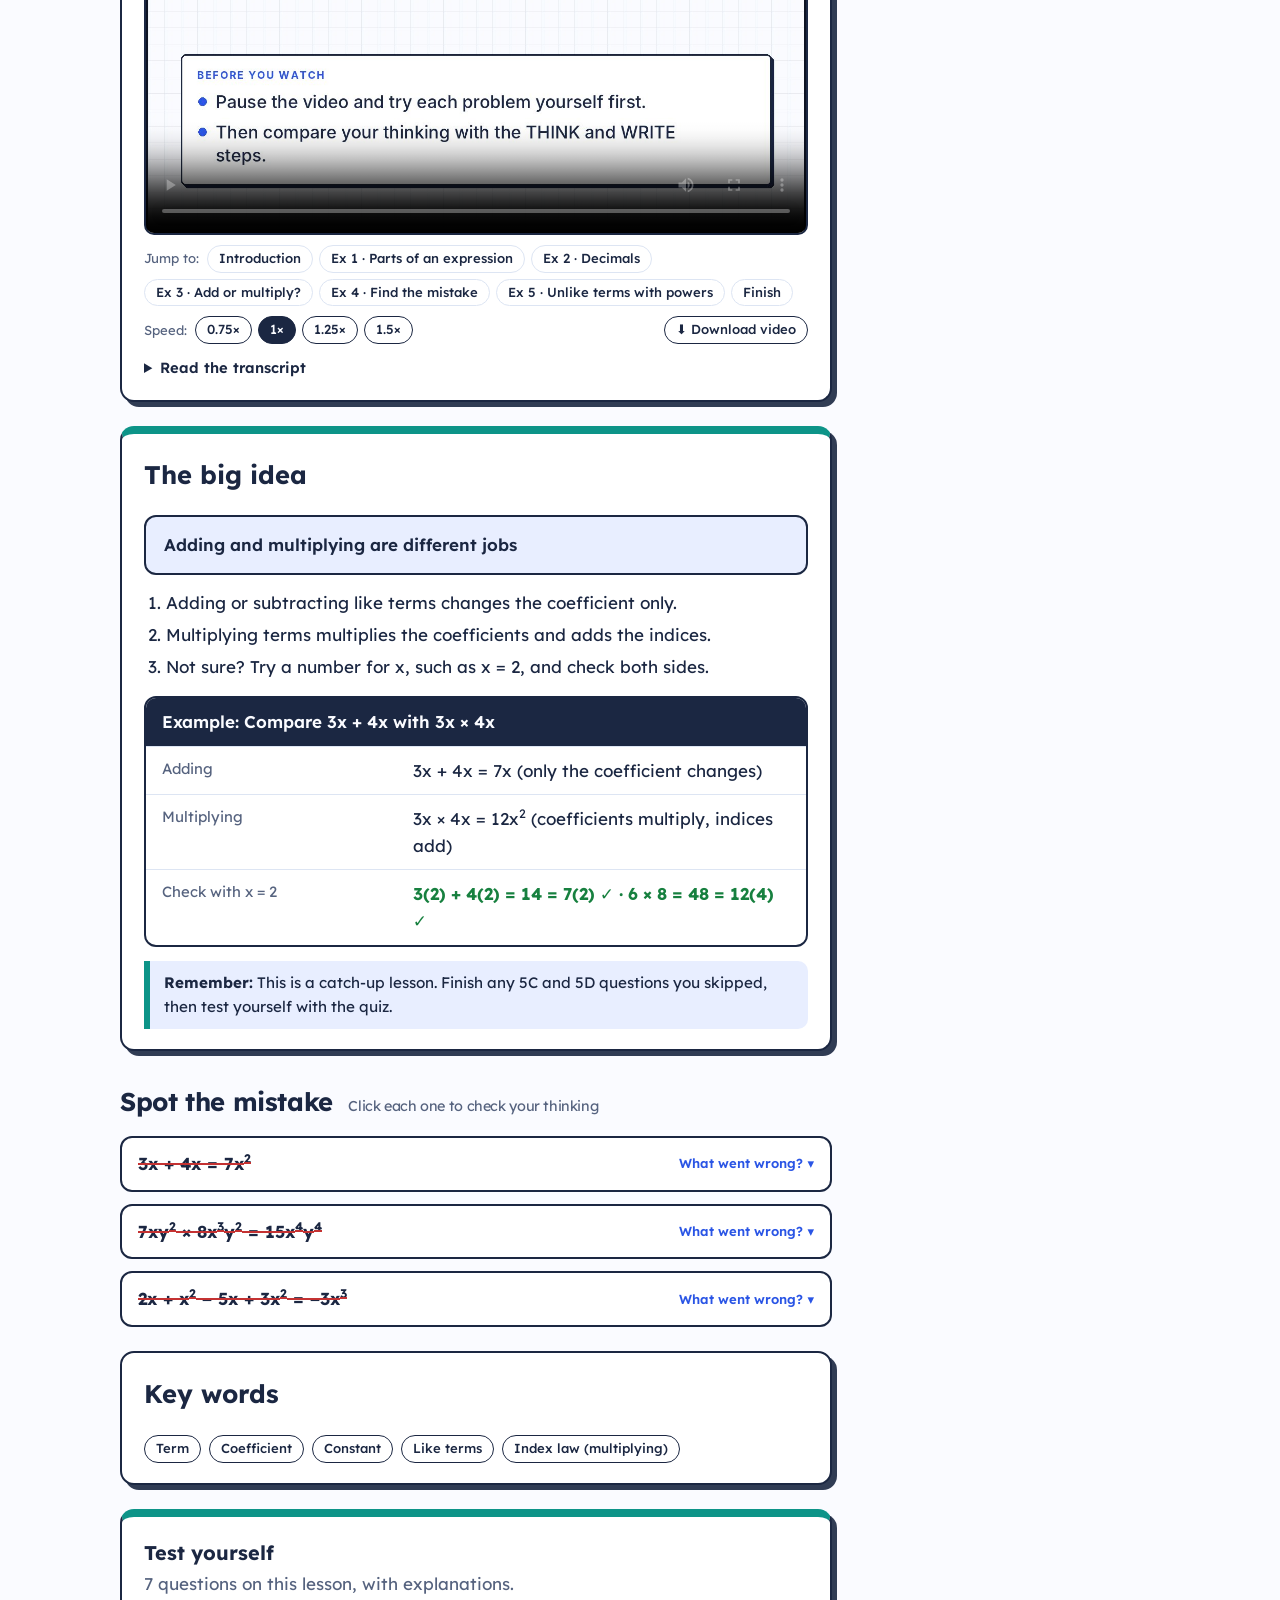
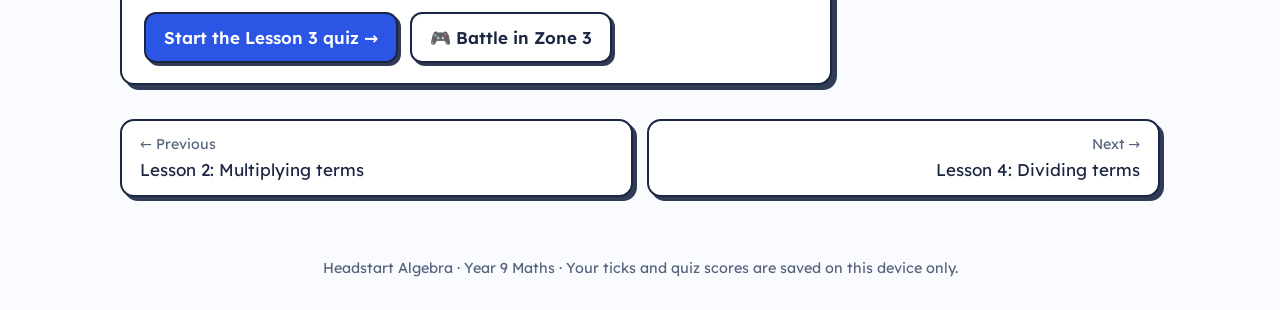
<file: lesson-3.html>
<!DOCTYPE html>
<html lang="en-AU">
<head>
<meta charset="utf-8">
<meta name="viewport" content="width=device-width, initial-scale=1">
<title>Lesson 3: Checkpoint · Headstart Algebra</title>
<link rel="preconnect" href="https://fonts.googleapis.com"><link rel="preconnect" href="https://fonts.gstatic.com" crossorigin>
<link href="https://fonts.googleapis.com/css2?family=Lexend:wght@400;500;600;700;800&display=swap" rel="stylesheet">
<link rel="stylesheet" href="assets/style.css">
</head>
<body data-page="lesson" data-lesson="3">
<a class="skip" href="#main">Skip to content</a>
<header class="top"><div class="wrap">
  <a class="brand" href="index.html"><span class="sq"></span>Headstart <b>Algebra</b></a>
  <nav aria-label="Main"><a href="index.html#lessons">Lessons</a><a href="quiz.html">Quiz</a><a href="game.html">🎮 Game</a><a href="glossary.html">Glossary</a><a href="cheatsheet.html">Cheat sheet</a></nav>
</div></header>
<main id="main" class="wrap" style="--h:#0d9488">
<nav class="strip" aria-label="Lessons"><a href="lesson-1.html" data-lesson-link="1" style="--h:#2a55e5" title="Adding and subtracting algebraic terms"><span class="dot"><span>1</span></span>Adding &amp; subtracting terms</a><a href="lesson-2.html" data-lesson-link="2" style="--h:#7c3aed" title="Multiplying algebraic terms"><span class="dot"><span>2</span></span>Multiplying terms</a><a href="lesson-3.html" data-lesson-link="3" style="--h:#0d9488" aria-current="page" title="Checkpoint: adding, subtracting and multiplying terms"><span class="dot"><span>3</span></span>Checkpoint</a><a href="lesson-4.html" data-lesson-link="4" style="--h:#e07a1f" title="Dividing algebraic terms"><span class="dot"><span>4</span></span>Dividing terms</a><a href="lesson-5.html" data-lesson-link="5" style="--h:#d6336c" title="Expanding"><span class="dot"><span>5</span></span>Expanding</a><a href="lesson-6.html" data-lesson-link="6" style="--h:#2f9e44" title="Factorising"><span class="dot"><span>6</span></span>Factorising</a><a href="lesson-7.html" data-lesson-link="7" style="--h:#b7791f" title="Review: dividing, expanding and factorising"><span class="dot"><span>7</span></span>Review</a></nav>
<section class="lhead" style="--h:#0d9488">
  <span class="badge">Lesson 3 of 7</span>
  <h1>Checkpoint: adding, subtracting and multiplying terms</h1>
  <p class="tb">Textbook link: 5C and 5D checkpoint · Algebra Review Supplement</p>
  <div class="row"><a class="btn" href="lessons/Lesson3_Checkpoint.docx" download>⬇ Download the booklet</a><button class="btn alt" id="donebtn" type="button">Mark lesson as finished</button></div>
</section>
<div class="layout">
<div class="stack">
  <section class="card h" style="--h:#0d9488"><h2>Learning intention</h2><ul class="goal"><li>I can complete any unfinished work from 5C and 5D.</li><li>I can show I am confident adding, subtracting and multiplying algebraic terms.</li></ul></section>
  <section><h2 class="section" style="margin-top:6px">Watch</h2><div class="vwrap"><div class="card vcard h" style="--h:#0d9488">
  <h3>Recap video<small>Revising 5C and 5D · 3:27</small></h3>
  <video id="v3t" controls preload="metadata" poster="posters/Lesson3_Theory.jpg" playsinline data-captions="Lesson3_Theory">
    <source src="videos/Lesson3_Theory.mp4" type="video/mp4">
    Your browser can’t play this video. <a href="videos/Lesson3_Theory.mp4" download>Download it instead</a>.
  </video>
  <div class="vtools"><span class="lbl">Jump to:</span><button class="chip t" data-video="v3t" data-seek="0.0">Welcome</button><button class="chip t" data-video="v3t" data-seek="12.57">Parts of an expression</button><button class="chip t" data-video="v3t" data-seek="61.5">Adding and subtracting</button><button class="chip t" data-video="v3t" data-seek="104.63">Multiplying</button><button class="chip t" data-video="v3t" data-seek="143.0">Adding vs multiplying</button><button class="chip t" data-video="v3t" data-seek="169.7">Helpful hints</button></div>
  <div class="vtools"><span class="lbl">Speed:</span><button class="chip" data-video="v3t" data-speed="0.75" aria-pressed="false">0.75×</button><button class="chip" data-video="v3t" data-speed="1" aria-pressed="true">1×</button><button class="chip" data-video="v3t" data-speed="1.25" aria-pressed="false">1.25×</button><button class="chip" data-video="v3t" data-speed="1.5" aria-pressed="false">1.5×</button><a class="chip" href="videos/Lesson3_Theory.mp4" download style="margin-left:auto">⬇ Download video</a></div>
  <details class="tr"><summary>Read the transcript</summary><ol><li><button data-video="v3t" data-seek="0">0:00</button><span>Welcome to Headstart algebra. This is Lesson 3, the checkpoint. Today we revise adding, subtracting and multiplying terms, so you can check you&#x27;re confident before moving on.</span></li><li><button data-video="v3t" data-seek="12.57">0:12</button><span>First, the parts of an expression. Here&#x27;s an expression: 4x − 3 + 9y − 4xy². The terms are separated by plus and minus signs. So the terms are 4x, −3, 9y, and −4xy².</span></li><li><button data-video="v3t" data-seek="31.23">0:31</button><span>The pronumerals are the letters. In this expression they are x and y.</span></li><li><button data-video="v3t" data-seek="36.37">0:36</button><span>The coefficient is the number multiplying the letters. Here we have 4, 9, and −4. Notice the sign belongs to the term.</span></li><li><button data-video="v3t" data-seek="45.77">0:45</button><span>The constant is the term with no letters, just a number. Here it is −3.</span></li><li><button data-video="v3t" data-seek="51.57">0:51</button><span>And the highest index is the biggest power on a letter. For y, the highest index is 2, from the term −4xy².</span></li><li><button data-video="v3t" data-seek="61.5">1:01</button><span>Now, a quick revision of Lesson 1. To add and subtract, we collect like terms. Take 5x + 2y − 3x + 4y + 7.</span></li><li><button data-video="v3t" data-seek="72.43">1:12</button><span>Step one: circle the like terms. The x terms are 5x and −3x. The y terms are 2y and 4y.</span></li><li><button data-video="v3t" data-seek="82.0">1:22</button><span>Step two: group them together, taking each sign with its term.</span></li><li><button data-video="v3t" data-seek="87.2">1:27</button><span>Step three: add and subtract the coefficients. 5 − 3 is 2, and 2 + 4 is 6. The constant, 7, stays on its own. The answer is 2x + 6y + 7. This works exactly the same way with decimals and fractions.</span></li><li><button data-video="v3t" data-seek="104.63">1:44</button><span>And a quick revision of Lesson 2. To multiply terms, take 3a²b × −4ab³.</span></li><li><button data-video="v3t" data-seek="112.93">1:52</button><span>Step one: multiply the coefficients, and check the sign. 3 × −4 is −12, because the signs are different.</span></li><li><button data-video="v3t" data-seek="122.37">2:02</button><span>Step two: add the indices of matching letters. For a, that&#x27;s 2 + 1, which is 3. For b, it&#x27;s 1 + 3, which is 4.</span></li><li><button data-video="v3t" data-seek="132.93">2:12</button><span>Step three: write it as the coefficient first, then the letters in alphabetical order. The answer is −12a³b⁴.</span></li><li><button data-video="v3t" data-seek="143.0">2:23</button><span>The most common mistake is mixing up adding and multiplying. 3x + 4x is 7x. Only the coefficient changes.</span></li><li><button data-video="v3t" data-seek="151.5">2:31</button><span>But 3x × 4x is 12x². Here the coefficients multiply, and the indices add.</span></li><li><button data-video="v3t" data-seek="159.27">2:39</button><span>Another way to see it: x + x is 2x, but x × x is x². If you&#x27;re not sure, try a number for x and check.</span></li><li><button data-video="v3t" data-seek="169.7">2:49</button><span>Here are three hints for the checkpoint. First, remember the words: coefficient is the number multiplying, constant is a number on its own, and pronumeral is the letter.</span></li><li><button data-video="v3t" data-seek="180.83">3:00</button><span>Second, the highest index is the biggest power on that letter, in any term.</span></li><li><button data-video="v3t" data-seek="186.53">3:06</button><span>And third, look at the sign in front of each term before you add, subtract or multiply.</span></li><li><button data-video="v3t" data-seek="193.37">3:13</button><span>Now it&#x27;s your turn. Finish any questions you missed in Lessons 1 and 2, then do the checkpoint questions, and use the catch-up tracker in your booklet. When you&#x27;re ready, try the quiz on this website.</span></li></ol></details>
</div>
<div class="card vcard h" style="--h:#0d9488">
  <h3>Checkpoint examples video<small>Five examples, think-and-write · 3:04</small></h3>
  <video id="v3w" controls preload="metadata" poster="posters/Lesson3_Worked_Examples.jpg" playsinline data-captions="Lesson3_Worked_Examples">
    <source src="videos/Lesson3_Worked_Examples.mp4" type="video/mp4">
    Your browser can’t play this video. <a href="videos/Lesson3_Worked_Examples.mp4" download>Download it instead</a>.
  </video>
  <div class="vtools"><span class="lbl">Jump to:</span><button class="chip t" data-video="v3w" data-seek="0.0">Introduction</button><button class="chip t" data-video="v3w" data-seek="12.3">Ex 1 · Parts of an expression</button><button class="chip t" data-video="v3w" data-seek="47.03">Ex 2 · Decimals</button><button class="chip t" data-video="v3w" data-seek="80.17">Ex 3 · Add or multiply?</button><button class="chip t" data-video="v3w" data-seek="109.5">Ex 4 · Find the mistake</button><button class="chip t" data-video="v3w" data-seek="145.17">Ex 5 · Unlike terms with powers</button><button class="chip t" data-video="v3w" data-seek="172.4">Finish</button></div>
  <div class="vtools"><span class="lbl">Speed:</span><button class="chip" data-video="v3w" data-speed="0.75" aria-pressed="false">0.75×</button><button class="chip" data-video="v3w" data-speed="1" aria-pressed="true">1×</button><button class="chip" data-video="v3w" data-speed="1.25" aria-pressed="false">1.25×</button><button class="chip" data-video="v3w" data-speed="1.5" aria-pressed="false">1.5×</button><a class="chip" href="videos/Lesson3_Worked_Examples.mp4" download style="margin-left:auto">⬇ Download video</a></div>
  <details class="tr"><summary>Read the transcript</summary><ol><li><button data-video="v3w" data-seek="0">0:00</button><span>In this video we&#x27;ll work through five checkpoint examples. For each one, pause the video and try the problem yourself first. Then follow the think and write steps to check your thinking.</span></li><li><button data-video="v3w" data-seek="12.3">0:12</button><span>Example one: parts of an expression. For 6x² − 5y + 8, name the terms, the coefficients, the constant and the highest index.</span></li><li><button data-video="v3w" data-seek="23.47">0:23</button><span>The terms are separated by plus and minus signs. They are 6x², −5y, and plus 8.</span></li><li><button data-video="v3w" data-seek="31.87">0:31</button><span>The coefficients are the numbers multiplying the letters: 6 and −5.</span></li><li><button data-video="v3w" data-seek="37.37">0:37</button><span>The constant is the term with no letters. That&#x27;s 8.</span></li><li><button data-video="v3w" data-seek="41.6">0:41</button><span>And the biggest power of x is 2, so the highest index is 2.</span></li><li><button data-video="v3w" data-seek="47.03">0:47</button><span>Example two: decimals. Simplify 1.72x + 4.24y − 9.18x − 3.98y.</span></li><li><button data-video="v3w" data-seek="57.63">0:57</button><span>Group the x terms together and the y terms together, keeping each sign.</span></li><li><button data-video="v3w" data-seek="63.1">1:03</button><span>For x, 1.72 − 9.18 is −7.46. For y, 4.24 − 3.98 is 0.26. So the answer is −7.46x + 0.26y.</span></li><li><button data-video="v3w" data-seek="80.17">1:20</button><span>Example three: add or multiply? Simplify 2x + 5x and 2x × 5x.</span></li><li><button data-video="v3w" data-seek="87.93">1:27</button><span>For part a, we&#x27;re adding like terms, so we add the coefficients. 2 + 5 is 7. The answer is 7x.</span></li><li><button data-video="v3w" data-seek="96.3">1:36</button><span>For part b, we&#x27;re multiplying. Multiply the coefficients, 2 × 5 is 10, and add the indices, x × x is x². The answer is 10x².</span></li><li><button data-video="v3w" data-seek="109.5">1:49</button><span>Example four: find the mistake. Sam wrote 7xy² × 8x³y² = 15x⁴y⁴. What went wrong?</span></li><li><button data-video="v3w" data-seek="121.93">2:01</button><span>Sam added the coefficients, but when we multiply terms, we multiply the coefficients. 7 × 8 is 56, not 15.</span></li><li><button data-video="v3w" data-seek="131.47">2:11</button><span>The indices are right. For x, 1 + 3 is 4. For y, 2 + 2 is 4.</span></li><li><button data-video="v3w" data-seek="138.93">2:18</button><span>So the correct answer is 56x⁴y⁴.</span></li><li><button data-video="v3w" data-seek="145.17">2:25</button><span>Example five: unlike terms with powers. Simplify 2x + x² − 5x + 3x².</span></li><li><button data-video="v3w" data-seek="154.2">2:34</button><span>x² and x are unlike terms, so we group the x² terms together, and the x terms together.</span></li><li><button data-video="v3w" data-seek="161.7">2:41</button><span>1 + 3 is 4, and 2 − 5 is −3. The answer is 4x² − 3x. These two terms are unlike, so we stop.</span></li><li><button data-video="v3w" data-seek="172.4">2:52</button><span>That&#x27;s the end of the checkpoint examples. Now finish your catch-up tracker, and try the checkpoint questions in your booklet. Show your working, and look for your own mistakes.</span></li></ol></details>
</div>
</div></section>
  <section class="card h" style="--h:#0d9488"><h2>The big idea</h2>
    <div class="rule">Adding and multiplying are different jobs</div>
    <ol class="how"><li>Adding or subtracting like terms changes the coefficient only.</li><li>Multiplying terms multiplies the coefficients and adds the indices.</li><li>Not sure? Try a number for x, such as x = 2, and check both sides.</li></ol>
    <div class="ex"><div class="q">Example: Compare  3x + 4x  with  3x × 4x</div><table><tr><td>Adding</td><td>3x + 4x = 7x   (only the coefficient changes)</td></tr><tr><td>Multiplying</td><td>3x × 4x = 12x<sup>2</sup>   (coefficients multiply, indices add)</td></tr><tr><td>Check with x = 2</td><td>3(2) + 4(2) = 14 = 7(2)  ✓  ·  6 × 8 = 48 = 12(4)  ✓</td></tr></table></div>
    
    <div class="tip"><b>Remember:</b> This is a catch-up lesson. Finish any 5C and 5D questions you skipped, then test yourself with the quiz.</div>
  </section>
  <section><h2 class="section" style="margin-top:6px">Spot the mistake <small>Click each one to check your thinking</small></h2><div class="spot"><details><summary><span class="wrong"><s>3x + 4x = 7x<sup>2</sup></s></span><span class="hint">What went wrong? ▾</span></summary>
<div class="ans"><b>Fixed:</b> 3x + 4x = <b>7x</b><p>Adding like terms doesn't change the power.</p></div></details><details><summary><span class="wrong"><s>7xy<sup>2</sup> × 8x<sup>3</sup>y<sup>2</sup> = 15x<sup>4</sup>y<sup>4</sup></s></span><span class="hint">What went wrong? ▾</span></summary>
<div class="ans"><b>Fixed:</b> 7xy<sup>2</sup> × 8x<sup>3</sup>y<sup>2</sup> = <b>56x<sup>4</sup>y<sup>4</sup></b><p>Multiply the coefficients (7 × 8 = 56). Don't add them. Do add the indices.</p></div></details><details><summary><span class="wrong"><s>2x + x<sup>2</sup> − 5x + 3x<sup>2</sup> = −3x<sup>3</sup></s></span><span class="hint">What went wrong? ▾</span></summary>
<div class="ans"><b>Fixed:</b> 2x + x<sup>2</sup> − 5x + 3x<sup>2</sup> = <b>4x<sup>2</sup> − 3x</b><p>x<sup>2</sup> and x are unlike, so you get two answer terms. Collect the x<sup>2</sup> terms and the x terms separately.</p></div></details></div></section>
  <section class="card"><h2>Key words</h2><div class="chips"><a class="chip" href="glossary.html#term" title="One part of an expression. Terms are separated by + and − signs, and the sign in front belongs to the term.">Term</a><a class="chip" href="glossary.html#coefficient" title="The number multiplying the pronumeral(s) in a term. A lonely x means 1x, and −y means −1y.">Coefficient</a><a class="chip" href="glossary.html#constant" title="A term with no pronumeral, just a number.">Constant</a><a class="chip" href="glossary.html#like-terms" title="Terms with exactly the same pronumerals and exactly the same powers. Only the coefficients can be different. The order of the letters doesn&#x27;t matter.">Like terms</a><a class="chip" href="glossary.html#index-law-mult" title="When you multiply terms, multiply the coefficients and add the indices of matching pronumerals.">Index law (multiplying)</a></div></section>
  <section class="card h cta" style="--h:#0d9488"><div><h3>Test yourself</h3><p>7 questions on this lesson, with explanations.</p></div><div class="row"><a class="btn" href="quiz.html?l=3">Start the Lesson 3 quiz →</a><a class="btn alt" href="game.html?z=3">🎮 Battle in Zone 3</a></div></section>
</div>
<aside class="side" aria-label="Lesson tools">
  <section class="card h" style="--h:#0d9488"><h2 style="font-size:1.15rem">My success criteria</h2>
    <p class="note" style="margin-bottom:6px">Tick each one when you can do it.</p>
    <div class="meter"><i id="meter"></i></div><p class="note" id="mtext" style="margin-bottom:8px"></p>
    <ul class="clean"><li><label class="check"><input type="checkbox" data-key="c3-0"><span>I can identify pronumerals, terms, coefficients, constants and highest indices in an expression.</span></label></li><li><label class="check"><input type="checkbox" data-key="c3-1"><span>I can collect like terms (including terms with decimal and fraction coefficients).</span></label></li><li><label class="check"><input type="checkbox" data-key="c3-2"><span>I can multiply terms using the index law.</span></label></li><li><label class="check"><input type="checkbox" data-key="c3-3"><span>I can find and fix my own mistakes.</span></label></li></ul></section>
  <section class="card stuck"><h3 style="margin:0;font-size:1.05rem">Feeling stuck?</h3><ol>
    <li>Re-read the big idea and example.</li><li>Check the “Remember” note and spot-the-mistake cards.</li><li>Look up a word in the <a href="glossary.html">glossary</a>.</li><li>Ask a classmate, then your teacher.</li></ol></section>
</aside>
</div>
<div class="pn"><a href="lesson-2.html"><small>← Previous</small>Lesson 2: Multiplying terms</a><a class="next" href="lesson-4.html"><small>Next →</small>Lesson 4: Dividing terms</a></div>
</main>
<script src="assets/captions.js"></script>
<footer><div class="wrap">Headstart Algebra · Year 9 Maths · Your ticks and quiz scores are saved on this device only.</div></footer>
<script src="assets/app.js"></script>
</file>
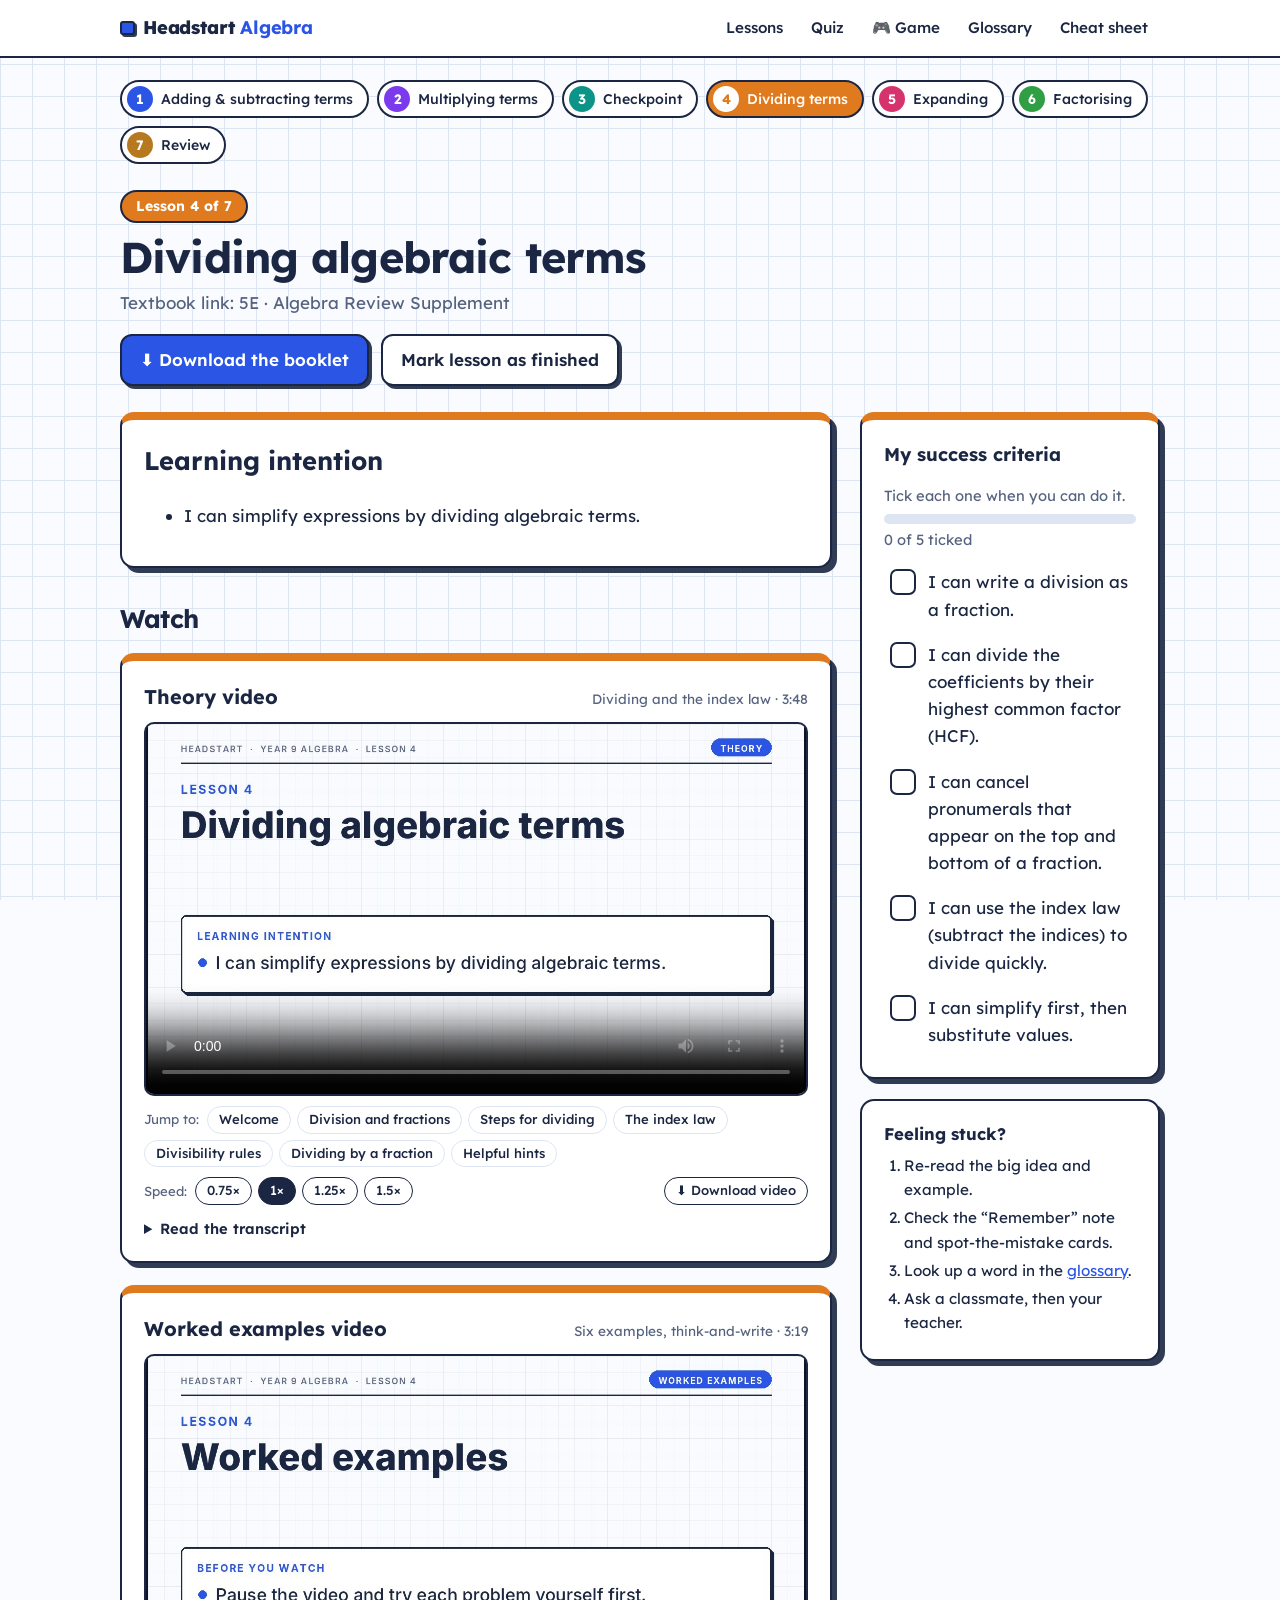
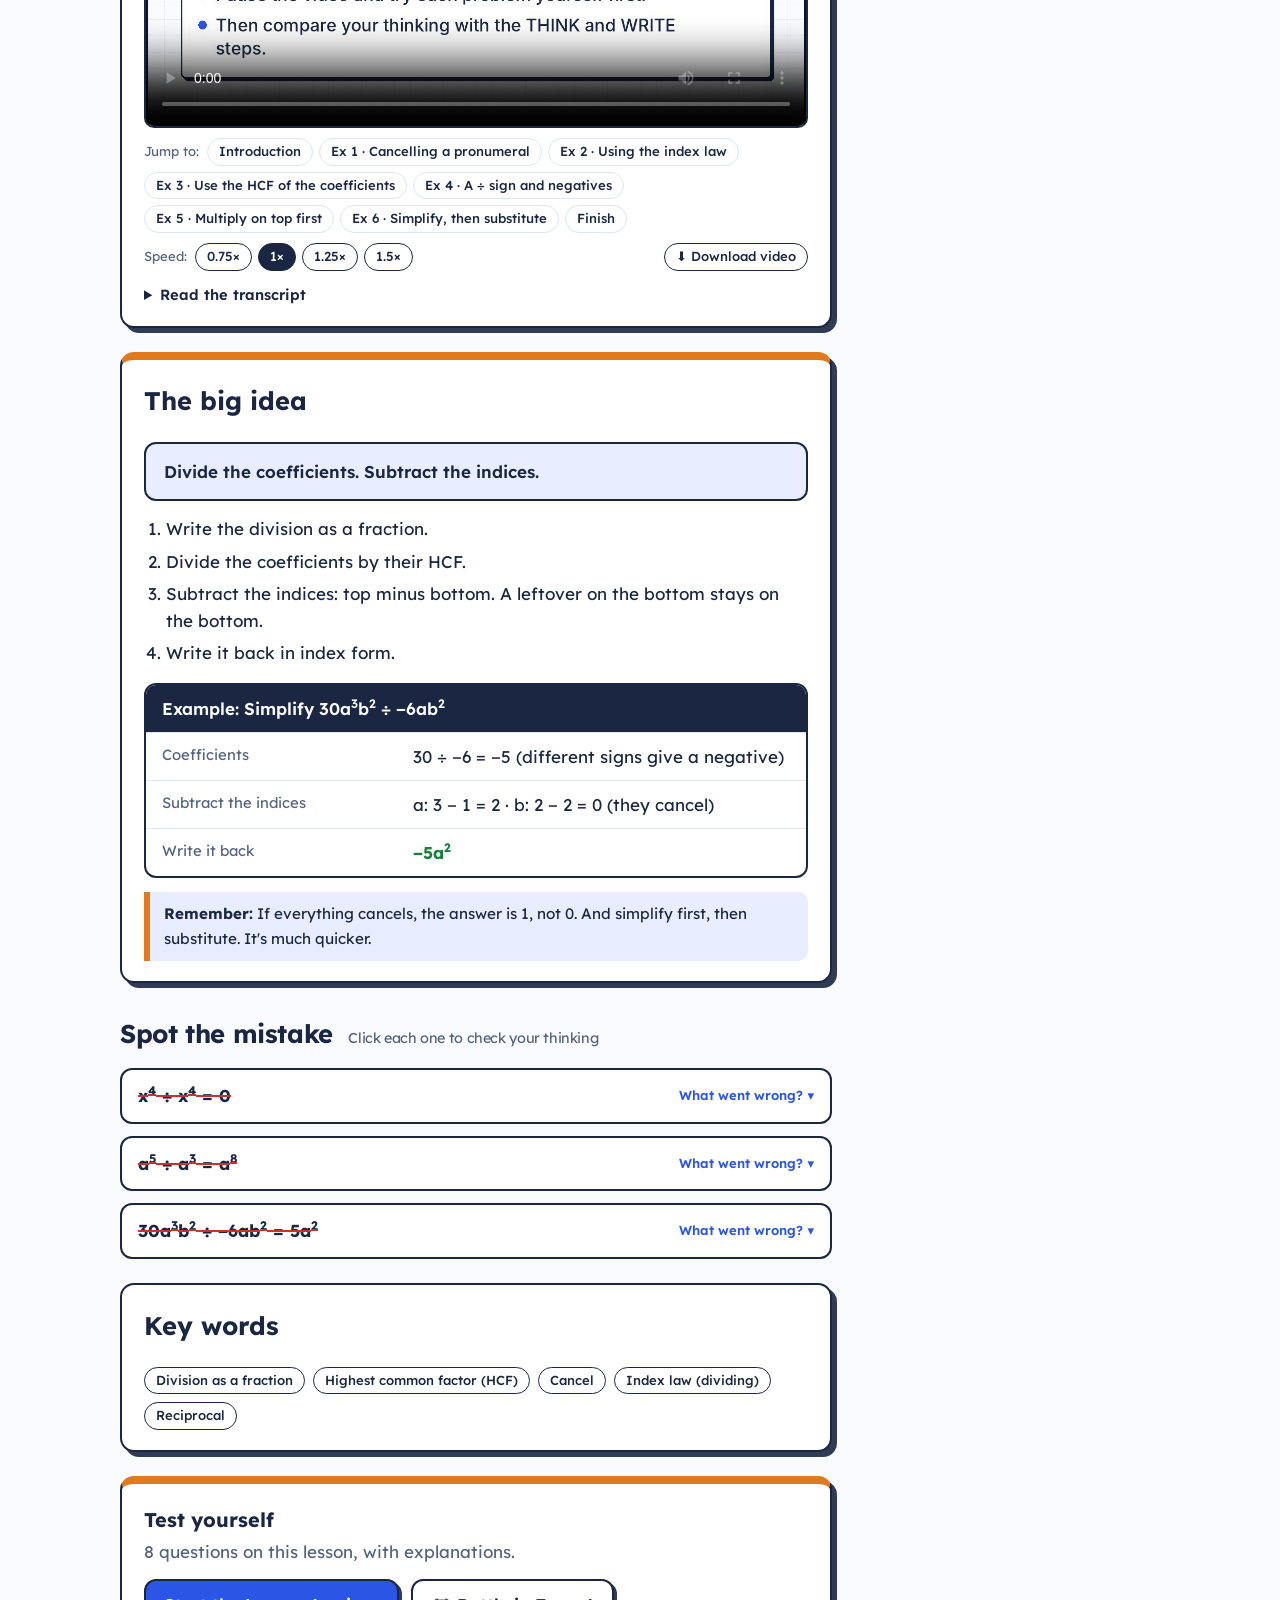
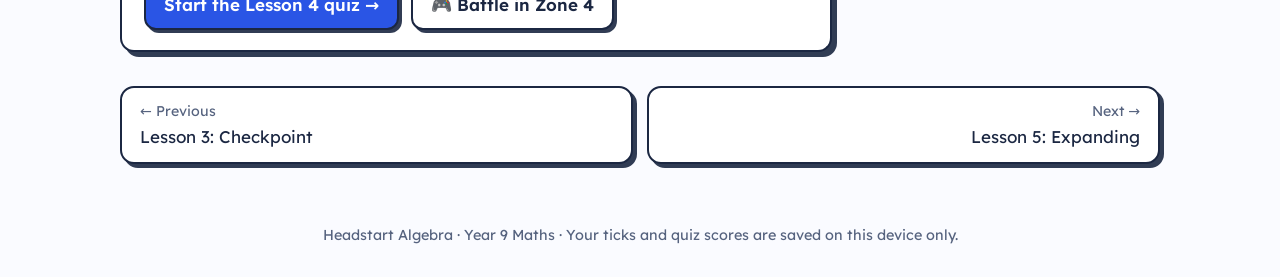
<file: lesson-4.html>
<!DOCTYPE html>
<html lang="en-AU">
<head>
<meta charset="utf-8">
<meta name="viewport" content="width=device-width, initial-scale=1">
<title>Lesson 4: Dividing terms · Headstart Algebra</title>
<link rel="preconnect" href="https://fonts.googleapis.com"><link rel="preconnect" href="https://fonts.gstatic.com" crossorigin>
<link href="https://fonts.googleapis.com/css2?family=Lexend:wght@400;500;600;700;800&display=swap" rel="stylesheet">
<link rel="stylesheet" href="assets/style.css">
</head>
<body data-page="lesson" data-lesson="4">
<a class="skip" href="#main">Skip to content</a>
<header class="top"><div class="wrap">
  <a class="brand" href="index.html"><span class="sq"></span>Headstart <b>Algebra</b></a>
  <nav aria-label="Main"><a href="index.html#lessons">Lessons</a><a href="quiz.html">Quiz</a><a href="game.html">🎮 Game</a><a href="glossary.html">Glossary</a><a href="cheatsheet.html">Cheat sheet</a></nav>
</div></header>
<main id="main" class="wrap" style="--h:#e07a1f">
<nav class="strip" aria-label="Lessons"><a href="lesson-1.html" data-lesson-link="1" style="--h:#2a55e5" title="Adding and subtracting algebraic terms"><span class="dot"><span>1</span></span>Adding &amp; subtracting terms</a><a href="lesson-2.html" data-lesson-link="2" style="--h:#7c3aed" title="Multiplying algebraic terms"><span class="dot"><span>2</span></span>Multiplying terms</a><a href="lesson-3.html" data-lesson-link="3" style="--h:#0d9488" title="Checkpoint: adding, subtracting and multiplying terms"><span class="dot"><span>3</span></span>Checkpoint</a><a href="lesson-4.html" data-lesson-link="4" style="--h:#e07a1f" aria-current="page" title="Dividing algebraic terms"><span class="dot"><span>4</span></span>Dividing terms</a><a href="lesson-5.html" data-lesson-link="5" style="--h:#d6336c" title="Expanding"><span class="dot"><span>5</span></span>Expanding</a><a href="lesson-6.html" data-lesson-link="6" style="--h:#2f9e44" title="Factorising"><span class="dot"><span>6</span></span>Factorising</a><a href="lesson-7.html" data-lesson-link="7" style="--h:#b7791f" title="Review: dividing, expanding and factorising"><span class="dot"><span>7</span></span>Review</a></nav>
<section class="lhead" style="--h:#e07a1f">
  <span class="badge">Lesson 4 of 7</span>
  <h1>Dividing algebraic terms</h1>
  <p class="tb">Textbook link: 5E · Algebra Review Supplement</p>
  <div class="row"><a class="btn" href="lessons/Lesson4_Dividing_Terms.docx" download>⬇ Download the booklet</a><button class="btn alt" id="donebtn" type="button">Mark lesson as finished</button></div>
</section>
<div class="layout">
<div class="stack">
  <section class="card h" style="--h:#e07a1f"><h2>Learning intention</h2><ul class="goal"><li>I can simplify expressions by dividing algebraic terms.</li></ul></section>
  <section><h2 class="section" style="margin-top:6px">Watch</h2><div class="vwrap"><div class="card vcard h" style="--h:#e07a1f">
  <h3>Theory video<small>Dividing and the index law · 3:48</small></h3>
  <video id="v4t" controls preload="metadata" poster="posters/Lesson4_Theory.jpg" playsinline data-captions="Lesson4_Theory">
    <source src="videos/Lesson4_Theory.mp4" type="video/mp4">
    Your browser can’t play this video. <a href="videos/Lesson4_Theory.mp4" download>Download it instead</a>.
  </video>
  <div class="vtools"><span class="lbl">Jump to:</span><button class="chip t" data-video="v4t" data-seek="0.0">Welcome</button><button class="chip t" data-video="v4t" data-seek="12.27">Division and fractions</button><button class="chip t" data-video="v4t" data-seek="41.87">Steps for dividing</button><button class="chip t" data-video="v4t" data-seek="93.9">The index law</button><button class="chip t" data-video="v4t" data-seek="129.97">Divisibility rules</button><button class="chip t" data-video="v4t" data-seek="151.57">Dividing by a fraction</button><button class="chip t" data-video="v4t" data-seek="184.8">Helpful hints</button></div>
  <div class="vtools"><span class="lbl">Speed:</span><button class="chip" data-video="v4t" data-speed="0.75" aria-pressed="false">0.75×</button><button class="chip" data-video="v4t" data-speed="1" aria-pressed="true">1×</button><button class="chip" data-video="v4t" data-speed="1.25" aria-pressed="false">1.25×</button><button class="chip" data-video="v4t" data-speed="1.5" aria-pressed="false">1.5×</button><a class="chip" href="videos/Lesson4_Theory.mp4" download style="margin-left:auto">⬇ Download video</a></div>
  <details class="tr"><summary>Read the transcript</summary><ol><li><button data-video="v4t" data-seek="0">0:00</button><span>Welcome to Headstart algebra. This is Lesson 4: dividing algebraic terms. By the end of this video, you&#x27;ll be able to simplify expressions by dividing terms.</span></li><li><button data-video="v4t" data-seek="12.27">0:12</button><span>First, division and fractions. A division can be written as a fraction. So x ÷ 7 is the same as x/7.</span></li><li><button data-video="v4t" data-seek="21.77">0:21</button><span>Anything divided by itself is one. So x/x is 1. In the same way, a/a is 1, and b/b is 1.</span></li><li><button data-video="v4t" data-seek="31.17">0:31</button><span>We&#x27;ll also use the highest common factor, or H C F. That&#x27;s the biggest number that divides into both numbers. The H C F of 6 and 3 is 3.</span></li><li><button data-video="v4t" data-seek="41.87">0:41</button><span>Here&#x27;s how to divide algebraic terms. We&#x27;ll simplify (6a⁵b³)/(3a³b). There are four steps.</span></li><li><button data-video="v4t" data-seek="51.63">0:51</button><span>Step one: write each term in expanded form. On the top, that&#x27;s 6 times five a&#x27;s times three b&#x27;s. On the bottom, it&#x27;s 3 times three a&#x27;s times one b.</span></li><li><button data-video="v4t" data-seek="63.43">1:03</button><span>Step two: divide the coefficients by their H C F. The H C F of 6 and 3 is 3. So 6 ÷ 3 is 2, and the bottom becomes 1.</span></li><li><button data-video="v4t" data-seek="75.5">1:15</button><span>Step three: cancel the letters that are on both the top and the bottom. Three a&#x27;s cancel, leaving two a&#x27;s on top. One b cancels, leaving two b&#x27;s on top.</span></li><li><button data-video="v4t" data-seek="86.7">1:26</button><span>Step four: write what&#x27;s left in index form. The answer is 2a²b².</span></li><li><button data-video="v4t" data-seek="93.9">1:33</button><span>There&#x27;s a quicker way: the index law. Divide the coefficients, and subtract the indices of matching letters, top minus bottom.</span></li><li><button data-video="v4t" data-seek="102.77">1:42</button><span>For example, (a⁵)/(a³). The indices subtract: 5 − 3 is 2. So the answer is a².</span></li><li><button data-video="v4t" data-seek="112.93">1:52</button><span>If the index on the top and the bottom is the same, they cancel completely. (a²)/(a²) is 1.</span></li><li><button data-video="v4t" data-seek="120.07">2:00</button><span>And if the bigger index is on the bottom, the leftover stays on the bottom. (a²)/(a⁵) is 1/(a³).</span></li><li><button data-video="v4t" data-seek="129.97">2:09</button><span>These divisibility rules help you find the H C F. A number is divisible by 2 if it is even.</span></li><li><button data-video="v4t" data-seek="137.07">2:17</button><span>It&#x27;s divisible by 3 if its digits add to a multiple of 3. For example, 12 is divisible by 3, because 1 plus 2 is 3.</span></li><li><button data-video="v4t" data-seek="146.8">2:26</button><span>And it&#x27;s divisible by 5 if it ends in 0 or 5.</span></li><li><button data-video="v4t" data-seek="151.57">2:31</button><span>Sometimes you need to divide by a fraction. Let&#x27;s simplify (3x)/8 ÷ (5x)/4.</span></li><li><button data-video="v4t" data-seek="159.43">2:39</button><span>To divide, multiply by the reciprocal. That means flip the second fraction upside down, and change the divide sign to times.</span></li><li><button data-video="v4t" data-seek="168.7">2:48</button><span>Now multiply the tops, and multiply the bottoms. We get (12x)/(40x).</span></li><li><button data-video="v4t" data-seek="175.6">2:55</button><span>Finally, cancel the x, and divide the top and bottom by their H C F, which is 4. The answer is 3/10.</span></li><li><button data-video="v4t" data-seek="184.8">3:04</button><span>Three helpful hints. First, count carefully when you write a letter with a big index in expanded form.</span></li><li><button data-video="v4t" data-seek="192.0">3:12</button><span>Second, if everything cancels, the answer is 1, not 0. And if the sign is negative, keep it with the coefficient.</span></li><li><button data-video="v4t" data-seek="200.77">3:20</button><span>And third, simplify first, and then substitute. It&#x27;s much quicker than substituting into the big fraction.</span></li><li><button data-video="v4t" data-seek="209.2">3:29</button><span>You should now be able to write a division as a fraction, divide the coefficients by their H C F, cancel letters on the top and bottom, use the index law, and simplify first before substituting. Next, watch the worked examples video, then try the questions in your booklet.</span></li></ol></details>
</div>
<div class="card vcard h" style="--h:#e07a1f">
  <h3>Worked examples video<small>Six examples, think-and-write · 3:19</small></h3>
  <video id="v4w" controls preload="metadata" poster="posters/Lesson4_Worked_Examples.jpg" playsinline data-captions="Lesson4_Worked_Examples">
    <source src="videos/Lesson4_Worked_Examples.mp4" type="video/mp4">
    Your browser can’t play this video. <a href="videos/Lesson4_Worked_Examples.mp4" download>Download it instead</a>.
  </video>
  <div class="vtools"><span class="lbl">Jump to:</span><button class="chip t" data-video="v4w" data-seek="0.0">Introduction</button><button class="chip t" data-video="v4w" data-seek="12.8">Ex 1 · Cancelling a pronumeral</button><button class="chip t" data-video="v4w" data-seek="36.47">Ex 2 · Using the index law</button><button class="chip t" data-video="v4w" data-seek="68.17">Ex 3 · Use the HCF of the coefficients</button><button class="chip t" data-video="v4w" data-seek="101.3">Ex 4 · A ÷ sign and negatives</button><button class="chip t" data-video="v4w" data-seek="130.2">Ex 5 · Multiply on top first</button><button class="chip t" data-video="v4w" data-seek="155.83">Ex 6 · Simplify, then substitute</button><button class="chip t" data-video="v4w" data-seek="186.2">Finish</button></div>
  <div class="vtools"><span class="lbl">Speed:</span><button class="chip" data-video="v4w" data-speed="0.75" aria-pressed="false">0.75×</button><button class="chip" data-video="v4w" data-speed="1" aria-pressed="true">1×</button><button class="chip" data-video="v4w" data-speed="1.25" aria-pressed="false">1.25×</button><button class="chip" data-video="v4w" data-speed="1.5" aria-pressed="false">1.5×</button><a class="chip" href="videos/Lesson4_Worked_Examples.mp4" download style="margin-left:auto">⬇ Download video</a></div>
  <details class="tr"><summary>Read the transcript</summary><ol><li><button data-video="v4w" data-seek="0">0:00</button><span>In this video we&#x27;ll work through six worked examples from Lesson 4. For each one, pause the video and try the problem yourself first. Then follow the think and write steps to check your thinking.</span></li><li><button data-video="v4w" data-seek="12.8">0:12</button><span>Example one: cancelling a pronumeral. Simplify (5a²)/a.</span></li><li><button data-video="v4w" data-seek="19.1">0:19</button><span>Write the top in expanded form: 5 × a × a, over a.</span></li><li><button data-video="v4w" data-seek="24.83">0:24</button><span>Cancel one a from the top and the bottom, because a/a is 1. That leaves 5 × a.</span></li><li><button data-video="v4w" data-seek="31.63">0:31</button><span>Write it in index form. The answer is 5a.</span></li><li><button data-video="v4w" data-seek="36.47">0:36</button><span>Example two: using the index law. Simplify (8a³b)/(2a²b²).</span></li><li><button data-video="v4w" data-seek="44.07">0:44</button><span>First divide the coefficients. 8 ÷ 2 is 4.</span></li><li><button data-video="v4w" data-seek="48.73">0:48</button><span>Now subtract the indices, top minus bottom. For a, that&#x27;s 3 − 2, which is 1, so one a stays on top. For b, it&#x27;s 1 − 2, which is −1, so one b is left on the bottom.</span></li><li><button data-video="v4w" data-seek="63.77">1:03</button><span>Put it together. The answer is (4a)/b.</span></li><li><button data-video="v4w" data-seek="68.17">1:08</button><span>Example three: using the H C F of the coefficients. Simplify (12x⁵y²)/(8x²y).</span></li><li><button data-video="v4w" data-seek="77.9">1:17</button><span>The H C F of 12 and 8 is 4. Divide both by 4. 12 ÷ 4 is 3, and 8 ÷ 4 is 2.</span></li><li><button data-video="v4w" data-seek="87.5">1:27</button><span>For x, 5 − 2 is 3, and it stays on top. For y, 2 − 1 is 1, and it stays on top.</span></li><li><button data-video="v4w" data-seek="96.8">1:36</button><span>So the answer is (3x³y)/2.</span></li><li><button data-video="v4w" data-seek="101.3">1:41</button><span>Example four: a divide sign, and negatives. Simplify 30a³b² ÷ −6ab².</span></li><li><button data-video="v4w" data-seek="110.8">1:50</button><span>Divide the coefficients. 30 ÷ −6 is −5, because different signs give a negative.</span></li><li><button data-video="v4w" data-seek="118.27">1:58</button><span>For a, 3 − 1 is 2. For b, 2 − 2 is 0, so the b&#x27;s cancel completely.</span></li><li><button data-video="v4w" data-seek="126.37">2:06</button><span>The answer is −5a².</span></li><li><button data-video="v4w" data-seek="130.2">2:10</button><span>Example five: multiply on top first. Simplify (x⁴ × x³)/(x²).</span></li><li><button data-video="v4w" data-seek="138.9">2:18</button><span>On the top we&#x27;re multiplying, so add the indices. 4 + 3 is 7. That gives (x⁷)/(x²).</span></li><li><button data-video="v4w" data-seek="147.67">2:27</button><span>Now we divide, so subtract the indices. 7 − 2 is 5. The answer is x⁵.</span></li><li><button data-video="v4w" data-seek="155.83">2:35</button><span>Example six: simplify, then substitute. Simplify (12a³b)/(4a), then evaluate when a = 2 and b = 5.</span></li><li><button data-video="v4w" data-seek="166.87">2:46</button><span>12 ÷ 4 is 3. For a, 3 − 1 is 2. The b stays. So we get 3a²b.</span></li><li><button data-video="v4w" data-seek="175.9">2:55</button><span>Now substitute. 3 × 2² × 5 is 3 × 4 × 5, which is 60. Simplifying first made that much quicker.</span></li><li><button data-video="v4w" data-seek="186.2">3:06</button><span>That&#x27;s the end of the six worked examples. Now try the questions in your lesson booklet, and remember to show your working in the boxes. If everything cancels, the answer is 1, not 0.</span></li></ol></details>
</div>
</div></section>
  <section class="card h" style="--h:#e07a1f"><h2>The big idea</h2>
    <div class="rule">Divide the coefficients. Subtract the indices.</div>
    <ol class="how"><li>Write the division as a fraction.</li><li>Divide the coefficients by their HCF.</li><li>Subtract the indices: top minus bottom. A leftover on the bottom stays on the bottom.</li><li>Write it back in index form.</li></ol>
    <div class="ex"><div class="q">Example: Simplify  30a<sup>3</sup>b<sup>2</sup> ÷ −6ab<sup>2</sup></div><table><tr><td>Coefficients</td><td>30 ÷ −6 = −5   (different signs give a negative)</td></tr><tr><td>Subtract the indices</td><td>a: 3 − 1 = 2  ·  b: 2 − 2 = 0 (they cancel)</td></tr><tr><td>Write it back</td><td>−5a<sup>2</sup></td></tr></table></div>
    
    <div class="tip"><b>Remember:</b> If everything cancels, the answer is 1, not 0. And simplify first, then substitute. It's much quicker.</div>
  </section>
  <section><h2 class="section" style="margin-top:6px">Spot the mistake <small>Click each one to check your thinking</small></h2><div class="spot"><details><summary><span class="wrong"><s>x<sup>4</sup> ÷ x<sup>4</sup> = 0</s></span><span class="hint">What went wrong? ▾</span></summary>
<div class="ans"><b>Fixed:</b> x<sup>4</sup> ÷ x<sup>4</sup> = <b>1</b><p>Anything divided by itself is 1. Subtracting the indices gives x<sup>0</sup> = 1.</p></div></details><details><summary><span class="wrong"><s>a<sup>5</sup> ÷ a<sup>3</sup> = a<sup>8</sup></s></span><span class="hint">What went wrong? ▾</span></summary>
<div class="ans"><b>Fixed:</b> a<sup>5</sup> ÷ a<sup>3</sup> = <b>a<sup>2</sup></b><p>When you divide, the indices subtract: 5 − 3 = 2.</p></div></details><details><summary><span class="wrong"><s>30a<sup>3</sup>b<sup>2</sup> ÷ −6ab<sup>2</sup> = 5a<sup>2</sup></s></span><span class="hint">What went wrong? ▾</span></summary>
<div class="ans"><b>Fixed:</b> 30a<sup>3</sup>b<sup>2</sup> ÷ −6ab<sup>2</sup> = <b>−5a<sup>2</sup></b><p>Different signs give a negative. Keep the sign with the coefficient.</p></div></details></div></section>
  <section class="card"><h2>Key words</h2><div class="chips"><a class="chip" href="glossary.html#fraction-form" title="A division can be written as a fraction. Anything divided by itself is 1.">Division as a fraction</a><a class="chip" href="glossary.html#hcf" title="The biggest factor that divides exactly into every term. It can have a number part and a pronumeral part.">Highest common factor (HCF)</a><a class="chip" href="glossary.html#cancel" title="Divide the top and bottom of a fraction by the same thing. Pronumerals on the top and bottom cancel to 1.">Cancel</a><a class="chip" href="glossary.html#index-law-div" title="When you divide terms, divide the coefficients and subtract the indices (top minus bottom).">Index law (dividing)</a><a class="chip" href="glossary.html#reciprocal" title="A fraction flipped upside down. To divide by a fraction, multiply by its reciprocal.">Reciprocal</a></div></section>
  <section class="card h cta" style="--h:#e07a1f"><div><h3>Test yourself</h3><p>8 questions on this lesson, with explanations.</p></div><div class="row"><a class="btn" href="quiz.html?l=4">Start the Lesson 4 quiz →</a><a class="btn alt" href="game.html?z=4">🎮 Battle in Zone 4</a></div></section>
</div>
<aside class="side" aria-label="Lesson tools">
  <section class="card h" style="--h:#e07a1f"><h2 style="font-size:1.15rem">My success criteria</h2>
    <p class="note" style="margin-bottom:6px">Tick each one when you can do it.</p>
    <div class="meter"><i id="meter"></i></div><p class="note" id="mtext" style="margin-bottom:8px"></p>
    <ul class="clean"><li><label class="check"><input type="checkbox" data-key="c4-0"><span>I can write a division as a fraction.</span></label></li><li><label class="check"><input type="checkbox" data-key="c4-1"><span>I can divide the coefficients by their highest common factor (HCF).</span></label></li><li><label class="check"><input type="checkbox" data-key="c4-2"><span>I can cancel pronumerals that appear on the top and bottom of a fraction.</span></label></li><li><label class="check"><input type="checkbox" data-key="c4-3"><span>I can use the index law (subtract the indices) to divide quickly.</span></label></li><li><label class="check"><input type="checkbox" data-key="c4-4"><span>I can simplify first, then substitute values.</span></label></li></ul></section>
  <section class="card stuck"><h3 style="margin:0;font-size:1.05rem">Feeling stuck?</h3><ol>
    <li>Re-read the big idea and example.</li><li>Check the “Remember” note and spot-the-mistake cards.</li><li>Look up a word in the <a href="glossary.html">glossary</a>.</li><li>Ask a classmate, then your teacher.</li></ol></section>
</aside>
</div>
<div class="pn"><a href="lesson-3.html"><small>← Previous</small>Lesson 3: Checkpoint</a><a class="next" href="lesson-5.html"><small>Next →</small>Lesson 5: Expanding</a></div>
</main>
<script src="assets/captions.js"></script>
<footer><div class="wrap">Headstart Algebra · Year 9 Maths · Your ticks and quiz scores are saved on this device only.</div></footer>
<script src="assets/app.js"></script>
</file>
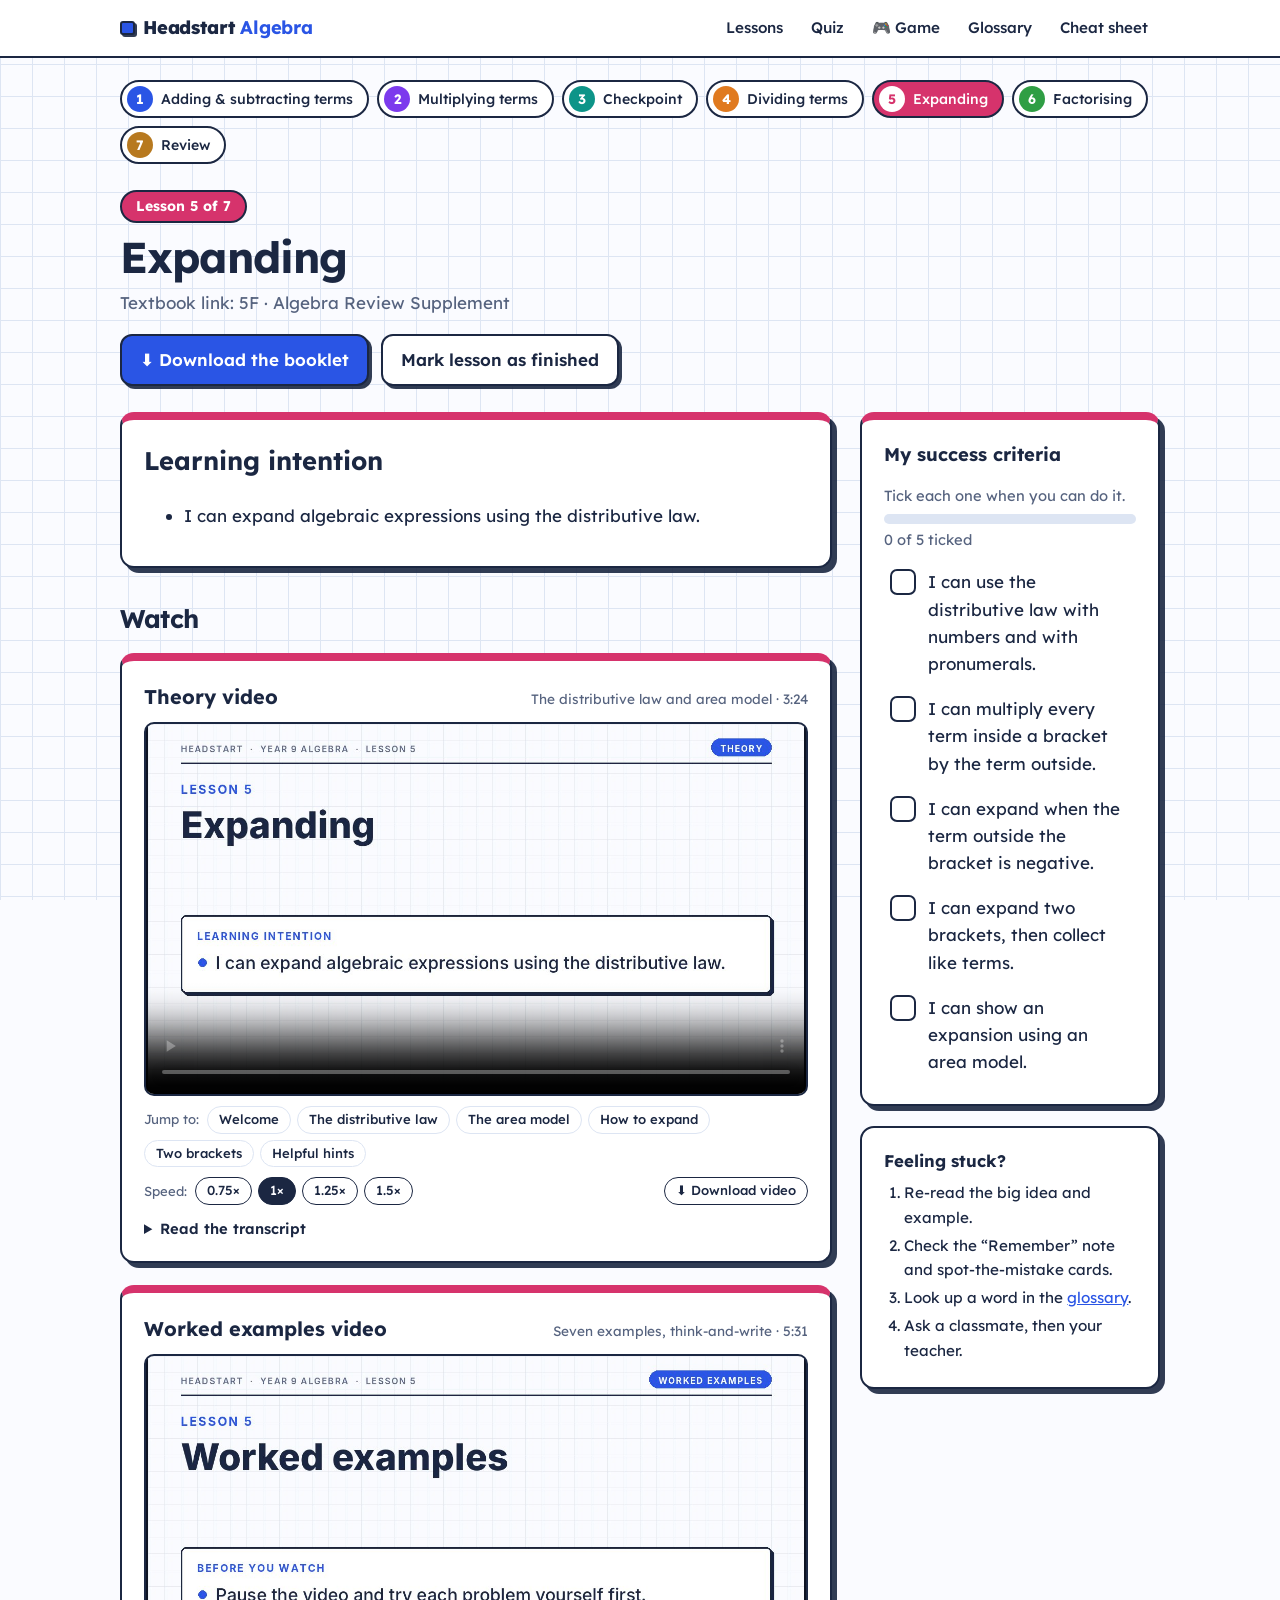
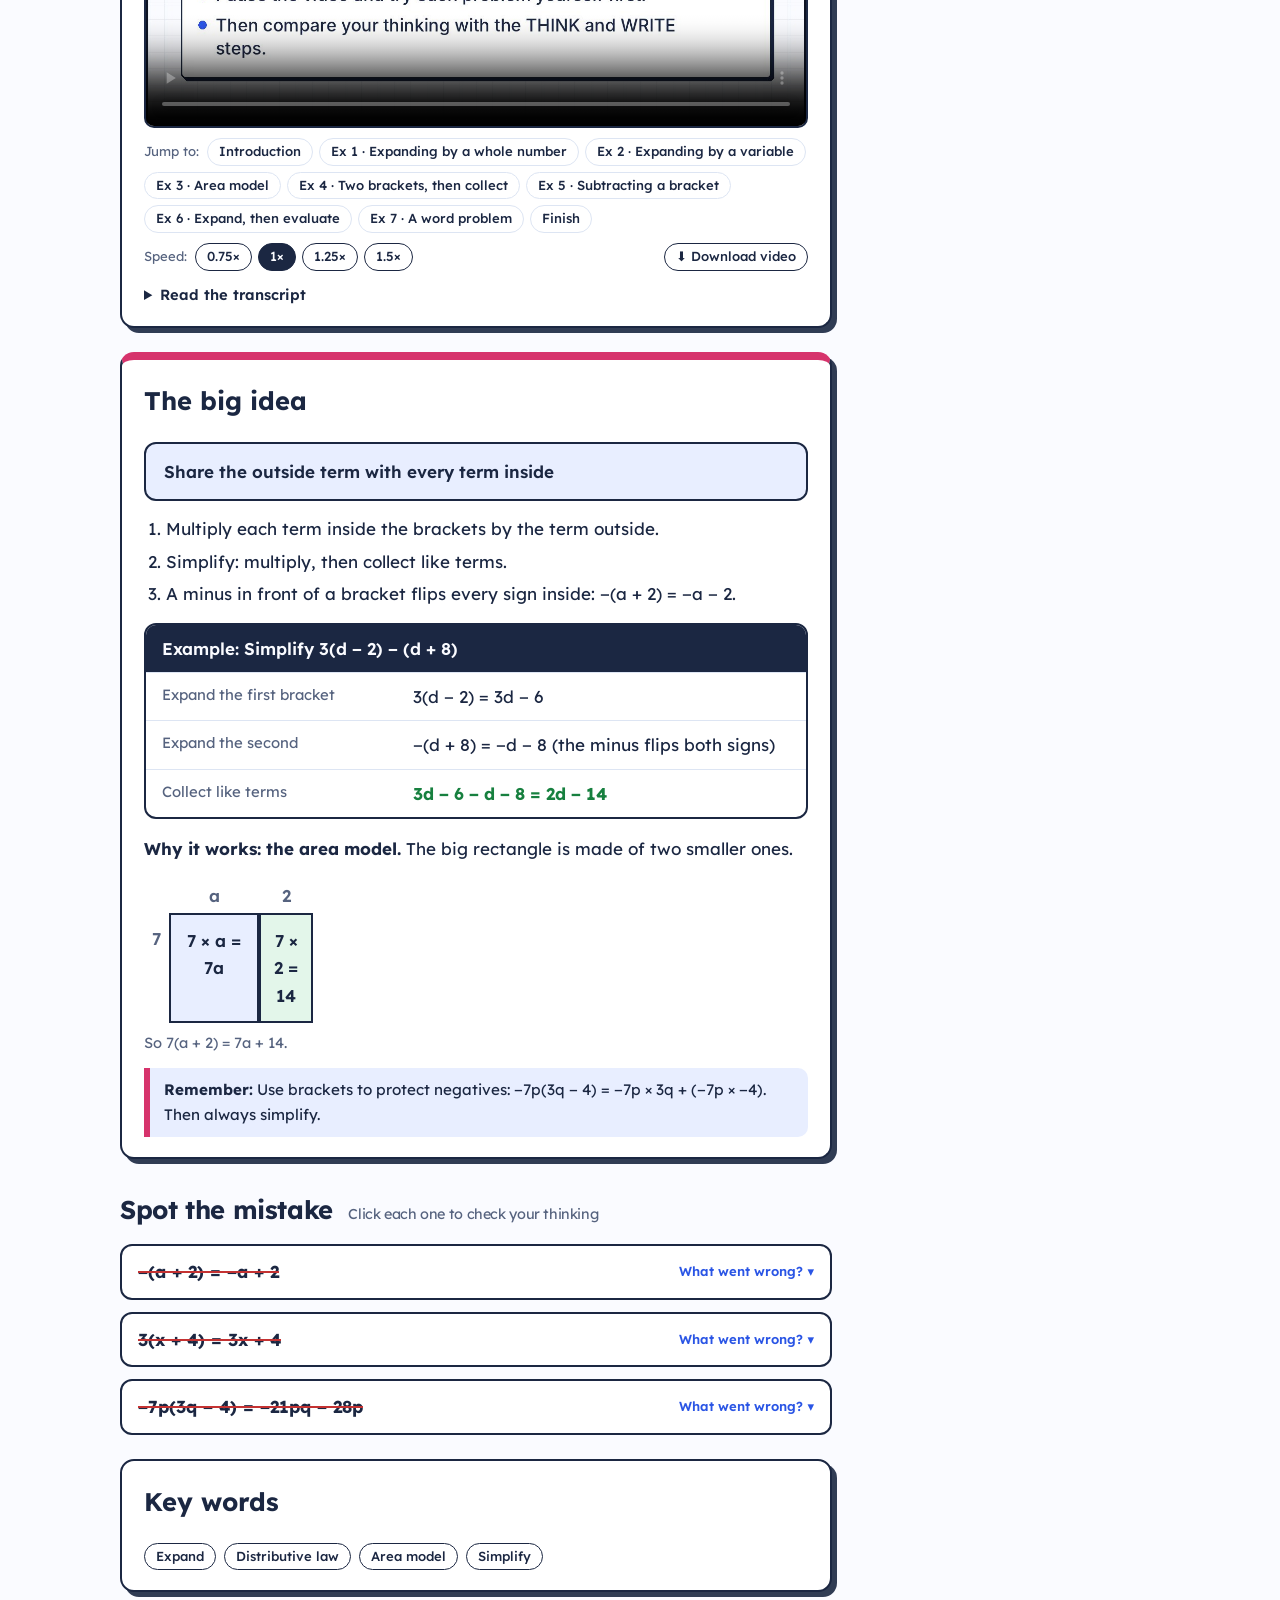
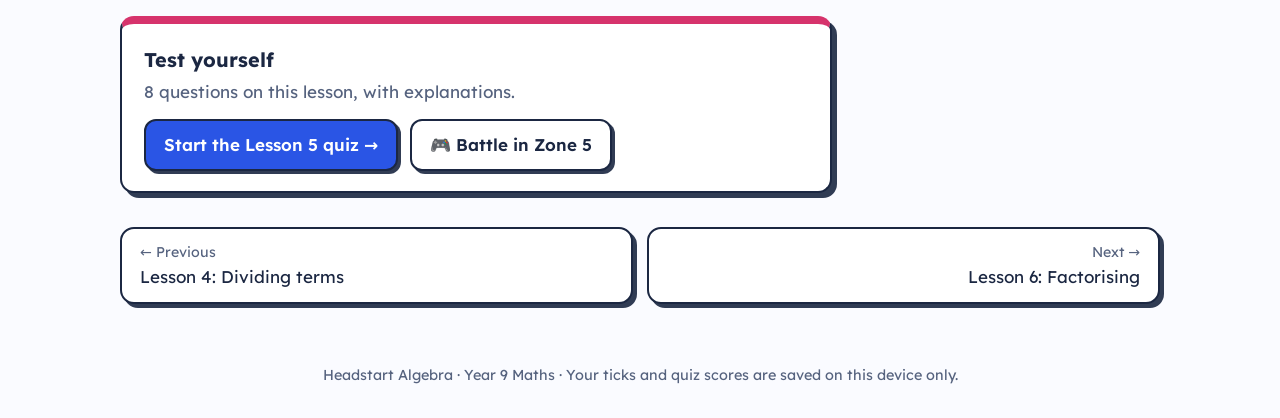
<file: lesson-5.html>
<!DOCTYPE html>
<html lang="en-AU">
<head>
<meta charset="utf-8">
<meta name="viewport" content="width=device-width, initial-scale=1">
<title>Lesson 5: Expanding · Headstart Algebra</title>
<link rel="preconnect" href="https://fonts.googleapis.com"><link rel="preconnect" href="https://fonts.gstatic.com" crossorigin>
<link href="https://fonts.googleapis.com/css2?family=Lexend:wght@400;500;600;700;800&display=swap" rel="stylesheet">
<link rel="stylesheet" href="assets/style.css">
</head>
<body data-page="lesson" data-lesson="5">
<a class="skip" href="#main">Skip to content</a>
<header class="top"><div class="wrap">
  <a class="brand" href="index.html"><span class="sq"></span>Headstart <b>Algebra</b></a>
  <nav aria-label="Main"><a href="index.html#lessons">Lessons</a><a href="quiz.html">Quiz</a><a href="game.html">🎮 Game</a><a href="glossary.html">Glossary</a><a href="cheatsheet.html">Cheat sheet</a></nav>
</div></header>
<main id="main" class="wrap" style="--h:#d6336c">
<nav class="strip" aria-label="Lessons"><a href="lesson-1.html" data-lesson-link="1" style="--h:#2a55e5" title="Adding and subtracting algebraic terms"><span class="dot"><span>1</span></span>Adding &amp; subtracting terms</a><a href="lesson-2.html" data-lesson-link="2" style="--h:#7c3aed" title="Multiplying algebraic terms"><span class="dot"><span>2</span></span>Multiplying terms</a><a href="lesson-3.html" data-lesson-link="3" style="--h:#0d9488" title="Checkpoint: adding, subtracting and multiplying terms"><span class="dot"><span>3</span></span>Checkpoint</a><a href="lesson-4.html" data-lesson-link="4" style="--h:#e07a1f" title="Dividing algebraic terms"><span class="dot"><span>4</span></span>Dividing terms</a><a href="lesson-5.html" data-lesson-link="5" style="--h:#d6336c" aria-current="page" title="Expanding"><span class="dot"><span>5</span></span>Expanding</a><a href="lesson-6.html" data-lesson-link="6" style="--h:#2f9e44" title="Factorising"><span class="dot"><span>6</span></span>Factorising</a><a href="lesson-7.html" data-lesson-link="7" style="--h:#b7791f" title="Review: dividing, expanding and factorising"><span class="dot"><span>7</span></span>Review</a></nav>
<section class="lhead" style="--h:#d6336c">
  <span class="badge">Lesson 5 of 7</span>
  <h1>Expanding</h1>
  <p class="tb">Textbook link: 5F · Algebra Review Supplement</p>
  <div class="row"><a class="btn" href="lessons/Lesson5_Expanding.docx" download>⬇ Download the booklet</a><button class="btn alt" id="donebtn" type="button">Mark lesson as finished</button></div>
</section>
<div class="layout">
<div class="stack">
  <section class="card h" style="--h:#d6336c"><h2>Learning intention</h2><ul class="goal"><li>I can expand algebraic expressions using the distributive law.</li></ul></section>
  <section><h2 class="section" style="margin-top:6px">Watch</h2><div class="vwrap"><div class="card vcard h" style="--h:#d6336c">
  <h3>Theory video<small>The distributive law and area model · 3:24</small></h3>
  <video id="v5t" controls preload="metadata" poster="posters/Lesson5_Theory.jpg" playsinline data-captions="Lesson5_Theory">
    <source src="videos/Lesson5_Theory.mp4" type="video/mp4">
    Your browser can’t play this video. <a href="videos/Lesson5_Theory.mp4" download>Download it instead</a>.
  </video>
  <div class="vtools"><span class="lbl">Jump to:</span><button class="chip t" data-video="v5t" data-seek="0.0">Welcome</button><button class="chip t" data-video="v5t" data-seek="11.03">The distributive law</button><button class="chip t" data-video="v5t" data-seek="41.53">The area model</button><button class="chip t" data-video="v5t" data-seek="77.3">How to expand</button><button class="chip t" data-video="v5t" data-seek="123.0">Two brackets</button><button class="chip t" data-video="v5t" data-seek="163.73">Helpful hints</button></div>
  <div class="vtools"><span class="lbl">Speed:</span><button class="chip" data-video="v5t" data-speed="0.75" aria-pressed="false">0.75×</button><button class="chip" data-video="v5t" data-speed="1" aria-pressed="true">1×</button><button class="chip" data-video="v5t" data-speed="1.25" aria-pressed="false">1.25×</button><button class="chip" data-video="v5t" data-speed="1.5" aria-pressed="false">1.5×</button><a class="chip" href="videos/Lesson5_Theory.mp4" download style="margin-left:auto">⬇ Download video</a></div>
  <details class="tr"><summary>Read the transcript</summary><ol><li><button data-video="v5t" data-seek="0">0:00</button><span>Welcome to Headstart algebra. This is Lesson 5: expanding. By the end of this video, you&#x27;ll be able to expand brackets using the distributive law.</span></li><li><button data-video="v5t" data-seek="11.03">0:11</button><span>Expanding means removing the brackets by multiplying. The term outside the brackets is shared with every term inside. This is called the distributive law.</span></li><li><button data-video="v5t" data-seek="20.83">0:20</button><span>Here&#x27;s an example with numbers. 7(30 + 2) is 7 × 30 + 7 × 2, which is 210 + 14, or 224. In algebra, a(b + c) is a × b + a × c, which is ab + ac.</span></li><li><button data-video="v5t" data-seek="41.53">0:41</button><span>The area model shows why this works. Imagine a rectangle that is 7 tall, and a + 2 wide.</span></li><li><button data-video="v5t" data-seek="49.03">0:49</button><span>We can split it into two smaller rectangles: one that is 7 by a, and one that is 7 by 2.</span></li><li><button data-video="v5t" data-seek="56.47">0:56</button><span>The areas are 7 × a, which is 7a, and 7 × 2, which is 14.</span></li><li><button data-video="v5t" data-seek="63.07">1:03</button><span>The whole rectangle is 7(a + 2). The two parts add to 7a + 14.</span></li><li><button data-video="v5t" data-seek="71.07">1:11</button><span>So 7(a + 2) equals 7a + 14.</span></li><li><button data-video="v5t" data-seek="77.3">1:17</button><span>Here&#x27;s how to expand. Let&#x27;s try −7p(3q − 4). The term outside the brackets is negative, which makes signs tricky.</span></li><li><button data-video="v5t" data-seek="88.43">1:28</button><span>Step one: multiply each term inside the brackets by the term outside. When the outside term is negative, put each product in brackets to protect the signs. So we get −7p × 3q, plus the bracket −7p × −4.</span></li><li><button data-video="v5t" data-seek="105.4">1:45</button><span>Step two: simplify. −7p × 3q is −21pq. And −7p × −4 is plus 28p, because two negatives make a positive. The answer is −21pq + 28p.</span></li><li><button data-video="v5t" data-seek="123.0">2:03</button><span>With two brackets, expand each one, then collect like terms. For 5(a + 4) + 2(a + 7), we get 5a + 20 + 2a + 14.</span></li><li><button data-video="v5t" data-seek="137.97">2:17</button><span>Collect the like terms: 5a + 2a is 7a, and 20 + 14 is 34. The answer is 7a + 34.</span></li><li><button data-video="v5t" data-seek="148.07">2:28</button><span>And watch out for a minus sign in front of a bracket. −(a + 2) means −1 × (a + 2). So every sign inside flips. The answer is −a − 2.</span></li><li><button data-video="v5t" data-seek="163.73">2:43</button><span>Three helpful hints. First, when you multiply by a negative term, use brackets to keep track of the signs.</span></li><li><button data-video="v5t" data-seek="171.73">2:51</button><span>Second, show all your working, to avoid arithmetic and sign errors.</span></li><li><button data-video="v5t" data-seek="177.23">2:57</button><span>And third, after expanding, always simplify. Simplify, simplify, simplify!</span></li><li><button data-video="v5t" data-seek="185.13">3:05</button><span>You should now be able to use the distributive law with numbers and letters, expand when the outside term is negative, expand two brackets and collect like terms, and show an expansion using an area model. Next, watch the worked examples video, then try the questions in your booklet.</span></li></ol></details>
</div>
<div class="card vcard h" style="--h:#d6336c">
  <h3>Worked examples video<small>Seven examples, think-and-write · 5:31</small></h3>
  <video id="v5w" controls preload="metadata" poster="posters/Lesson5_Worked_Examples.jpg" playsinline data-captions="Lesson5_Worked_Examples">
    <source src="videos/Lesson5_Worked_Examples.mp4" type="video/mp4">
    Your browser can’t play this video. <a href="videos/Lesson5_Worked_Examples.mp4" download>Download it instead</a>.
  </video>
  <div class="vtools"><span class="lbl">Jump to:</span><button class="chip t" data-video="v5w" data-seek="0.0">Introduction</button><button class="chip t" data-video="v5w" data-seek="13.07">Ex 1 · Expanding by a whole number</button><button class="chip t" data-video="v5w" data-seek="62.87">Ex 2 · Expanding by a variable</button><button class="chip t" data-video="v5w" data-seek="132.77">Ex 3 · Area model</button><button class="chip t" data-video="v5w" data-seek="167.57">Ex 4 · Two brackets, then collect</button><button class="chip t" data-video="v5w" data-seek="201.97">Ex 5 · Subtracting a bracket</button><button class="chip t" data-video="v5w" data-seek="242.2">Ex 6 · Expand, then evaluate</button><button class="chip t" data-video="v5w" data-seek="287.3">Ex 7 · A word problem</button><button class="chip t" data-video="v5w" data-seek="318.63">Finish</button></div>
  <div class="vtools"><span class="lbl">Speed:</span><button class="chip" data-video="v5w" data-speed="0.75" aria-pressed="false">0.75×</button><button class="chip" data-video="v5w" data-speed="1" aria-pressed="true">1×</button><button class="chip" data-video="v5w" data-speed="1.25" aria-pressed="false">1.25×</button><button class="chip" data-video="v5w" data-speed="1.5" aria-pressed="false">1.5×</button><a class="chip" href="videos/Lesson5_Worked_Examples.mp4" download style="margin-left:auto">⬇ Download video</a></div>
  <details class="tr"><summary>Read the transcript</summary><ol><li><button data-video="v5w" data-seek="0">0:00</button><span>In this video we&#x27;ll work through seven worked examples from Lesson 5. For each one, pause the video and try the problem yourself first. Then follow the think and write steps to check your thinking.</span></li><li><button data-video="v5w" data-seek="13.07">0:13</button><span>Example one: expanding by a whole number. Expand and simplify 6(a + 4), 2(3x − y), and 3(2x + 4y + 5).</span></li><li><button data-video="v5w" data-seek="29.17">0:29</button><span>For part a, multiply each term inside by 6. 6 × a is 6a, and 6 × 4 is 24. So we get 6a + 24.</span></li><li><button data-video="v5w" data-seek="40.77">0:40</button><span>For part b, the second term is negative, so keep the minus. 2 × 3x is 6x, and 2 × y is 2y. The answer is 6x − 2y.</span></li><li><button data-video="v5w" data-seek="53.0">0:53</button><span>For part c, there are three terms inside, so multiply all three by 3. We get 6x + 12y + 15.</span></li><li><button data-video="v5w" data-seek="62.87">1:02</button><span>Example two: expanding by a variable. Expand and simplify −7p(3q − 4), 2m(5m − 4n), and 5a(a − 3b − 5).</span></li><li><button data-video="v5w" data-seek="80.3">1:20</button><span>For part a, put the second term in brackets, and remember that a negative times a negative is a positive. −7p × 3q is −21pq, and −7p × −4 is 28p. So we get −21pq + 28p.</span></li><li><button data-video="v5w" data-seek="99.33">1:39</button><span>For part b, remember that m × m is m². 2m × 5m is 10m², and 2m × −4n is −8mn. The answer is 10m² − 8mn.</span></li><li><button data-video="v5w" data-seek="113.07">1:53</button><span>For part c, multiply all three terms by 5a. 5a × a is 5a². 5a × −3b is −15ab. And 5a × −5 is −25a. So the answer is 5a² − 15ab − 25a.</span></li><li><button data-video="v5w" data-seek="132.77">2:12</button><span>Example three: the area model. Show that 10(a + 3) = 10a + 30 by finding the area of each rectangle.</span></li><li><button data-video="v5w" data-seek="143.27">2:23</button><span>Draw a rectangle 10 wide and a + 3 tall. Split it into a rectangle of height a, and one of height 3. Rectangle one has area 10 × a, which is 10a. Rectangle two has area 10 × 3, which is 30.</span></li><li><button data-video="v5w" data-seek="158.97">2:38</button><span>The large rectangle is the sum of the two. So 10(a + 3) equals 10a + 30.</span></li><li><button data-video="v5w" data-seek="167.57">2:47</button><span>Example four: two brackets, then collect. Simplify 3(x + 4) + 2(x − 1).</span></li><li><button data-video="v5w" data-seek="178.47">2:58</button><span>Expand the first bracket. 3(x + 4) is 3x + 12.</span></li><li><button data-video="v5w" data-seek="185.1">3:05</button><span>Expand the second bracket. 2(x − 1) is 2x − 2.</span></li><li><button data-video="v5w" data-seek="191.8">3:11</button><span>Now add, and collect like terms. 3x + 2x is 5x, and 12 − 2 is 10. The answer is 5x + 10.</span></li><li><button data-video="v5w" data-seek="201.97">3:21</button><span>Example five: subtracting a bracket. Simplify 3(d − 2) − (d + 8).</span></li><li><button data-video="v5w" data-seek="212.13">3:32</button><span>The expression −(d + 8) means −1 × (d + 8). So every sign inside flips, and we get −d − 8.</span></li><li><button data-video="v5w" data-seek="225.13">3:45</button><span>Expand the first bracket. 3(d − 2) is 3d − 6.</span></li><li><button data-video="v5w" data-seek="232.0">3:52</button><span>Now collect like terms. 3d − d is 2d, and −6 − 8 is −14. The answer is 2d − 14.</span></li><li><button data-video="v5w" data-seek="242.2">4:02</button><span>Example six: expand, then evaluate. Expand 5a(3a + 10), then evaluate when a = 4.</span></li><li><button data-video="v5w" data-seek="252.77">4:12</button><span>Multiply both terms by 5a. 5a × 3a is 15a², and 5a × 10 is 50a.</span></li><li><button data-video="v5w" data-seek="261.3">4:21</button><span>Now substitute a = 4. 15 × 4² is 15 × 16, which is 240. And 50 × 4 is 200. The total is 440.</span></li><li><button data-video="v5w" data-seek="274.5">4:34</button><span>Check with the original. 5 × 4 is 20, and the bracket is 3 × 4 + 10, which is 22. 20 × 22 is also 440. It matches.</span></li><li><button data-video="v5w" data-seek="287.3">4:47</button><span>Example seven: a word problem. In three years Emily will be twice as old as Chantelle. Chantelle is c years old now. Write an expression for Emily&#x27;s age in three years.</span></li><li><button data-video="v5w" data-seek="299.27">4:59</button><span>In three years, Chantelle will be c + 3.</span></li><li><button data-video="v5w" data-seek="303.57">5:03</button><span>Emily will be twice that, so we write 2(c + 3).</span></li><li><button data-video="v5w" data-seek="309.7">5:09</button><span>Expand it. 2 × c is 2c, and 2 × 3 is 6. So Emily&#x27;s age is 2c + 6.</span></li><li><button data-video="v5w" data-seek="318.63">5:18</button><span>That&#x27;s the end of the seven worked examples. Now try the questions in your lesson booklet, and remember to show your working in the boxes. Simplify, simplify, simplify!</span></li></ol></details>
</div>
</div></section>
  <section class="card h" style="--h:#d6336c"><h2>The big idea</h2>
    <div class="rule">Share the outside term with every term inside</div>
    <ol class="how"><li>Multiply each term inside the brackets by the term outside.</li><li>Simplify: multiply, then collect like terms.</li><li>A minus in front of a bracket flips every sign inside: −(a + 2) = −a − 2.</li></ol>
    <div class="ex"><div class="q">Example: Simplify  3(d − 2) − (d + 8)</div><table><tr><td>Expand the first bracket</td><td>3(d − 2) = 3d − 6</td></tr><tr><td>Expand the second</td><td>−(d + 8) = −d − 8   (the minus flips both signs)</td></tr><tr><td>Collect like terms</td><td>3d − 6 − d − 8 = 2d − 14</td></tr></table></div>
    <p style="margin:16px 0 6px"><b>Why it works: the area model.</b> The big rectangle is made of two smaller ones.</p>
<div class="area" aria-label="Area model for 7(a + 2)"><div class="h"></div><div class="h">a</div><div class="h">2</div><div class="h" style="padding-top:12px">7</div><div class="a">7 × a = 7a</div><div class="b">7 × 2 = 14</div></div>
<p class="note" style="margin-top:8px">So 7(a + 2) = 7a + 14.</p>
    <div class="tip"><b>Remember:</b> Use brackets to protect negatives: −7p(3q − 4) = −7p × 3q + (−7p × −4). Then always simplify.</div>
  </section>
  <section><h2 class="section" style="margin-top:6px">Spot the mistake <small>Click each one to check your thinking</small></h2><div class="spot"><details><summary><span class="wrong"><s>−(a + 2) = −a + 2</s></span><span class="hint">What went wrong? ▾</span></summary>
<div class="ans"><b>Fixed:</b> −(a + 2) = <b>−a − 2</b><p>The minus flips every sign inside the bracket.</p></div></details><details><summary><span class="wrong"><s>3(x + 4) = 3x + 4</s></span><span class="hint">What went wrong? ▾</span></summary>
<div class="ans"><b>Fixed:</b> 3(x + 4) = <b>3x + 12</b><p>Multiply every term inside, including the number.</p></div></details><details><summary><span class="wrong"><s>−7p(3q − 4) = −21pq − 28p</s></span><span class="hint">What went wrong? ▾</span></summary>
<div class="ans"><b>Fixed:</b> −7p(3q − 4) = <b>−21pq + 28p</b><p>−7p × −4: two negatives make a positive.</p></div></details></div></section>
  <section class="card"><h2>Key words</h2><div class="chips"><a class="chip" href="glossary.html#expand" title="Remove the brackets by multiplying every term inside by the term outside.">Expand</a><a class="chip" href="glossary.html#distributive" title="The term outside the bracket is shared with every term inside.">Distributive law</a><a class="chip" href="glossary.html#area-model" title="Drawing a rectangle to show why expanding works. The area of the whole equals the sum of the smaller areas.">Area model</a><a class="chip" href="glossary.html#simplify" title="Write an expression in its shortest form, for example by collecting like terms.">Simplify</a></div></section>
  <section class="card h cta" style="--h:#d6336c"><div><h3>Test yourself</h3><p>8 questions on this lesson, with explanations.</p></div><div class="row"><a class="btn" href="quiz.html?l=5">Start the Lesson 5 quiz →</a><a class="btn alt" href="game.html?z=5">🎮 Battle in Zone 5</a></div></section>
</div>
<aside class="side" aria-label="Lesson tools">
  <section class="card h" style="--h:#d6336c"><h2 style="font-size:1.15rem">My success criteria</h2>
    <p class="note" style="margin-bottom:6px">Tick each one when you can do it.</p>
    <div class="meter"><i id="meter"></i></div><p class="note" id="mtext" style="margin-bottom:8px"></p>
    <ul class="clean"><li><label class="check"><input type="checkbox" data-key="c5-0"><span>I can use the distributive law with numbers and with pronumerals.</span></label></li><li><label class="check"><input type="checkbox" data-key="c5-1"><span>I can multiply every term inside a bracket by the term outside.</span></label></li><li><label class="check"><input type="checkbox" data-key="c5-2"><span>I can expand when the term outside the bracket is negative.</span></label></li><li><label class="check"><input type="checkbox" data-key="c5-3"><span>I can expand two brackets, then collect like terms.</span></label></li><li><label class="check"><input type="checkbox" data-key="c5-4"><span>I can show an expansion using an area model.</span></label></li></ul></section>
  <section class="card stuck"><h3 style="margin:0;font-size:1.05rem">Feeling stuck?</h3><ol>
    <li>Re-read the big idea and example.</li><li>Check the “Remember” note and spot-the-mistake cards.</li><li>Look up a word in the <a href="glossary.html">glossary</a>.</li><li>Ask a classmate, then your teacher.</li></ol></section>
</aside>
</div>
<div class="pn"><a href="lesson-4.html"><small>← Previous</small>Lesson 4: Dividing terms</a><a class="next" href="lesson-6.html"><small>Next →</small>Lesson 6: Factorising</a></div>
</main>
<script src="assets/captions.js"></script>
<footer><div class="wrap">Headstart Algebra · Year 9 Maths · Your ticks and quiz scores are saved on this device only.</div></footer>
<script src="assets/app.js"></script>
</file>
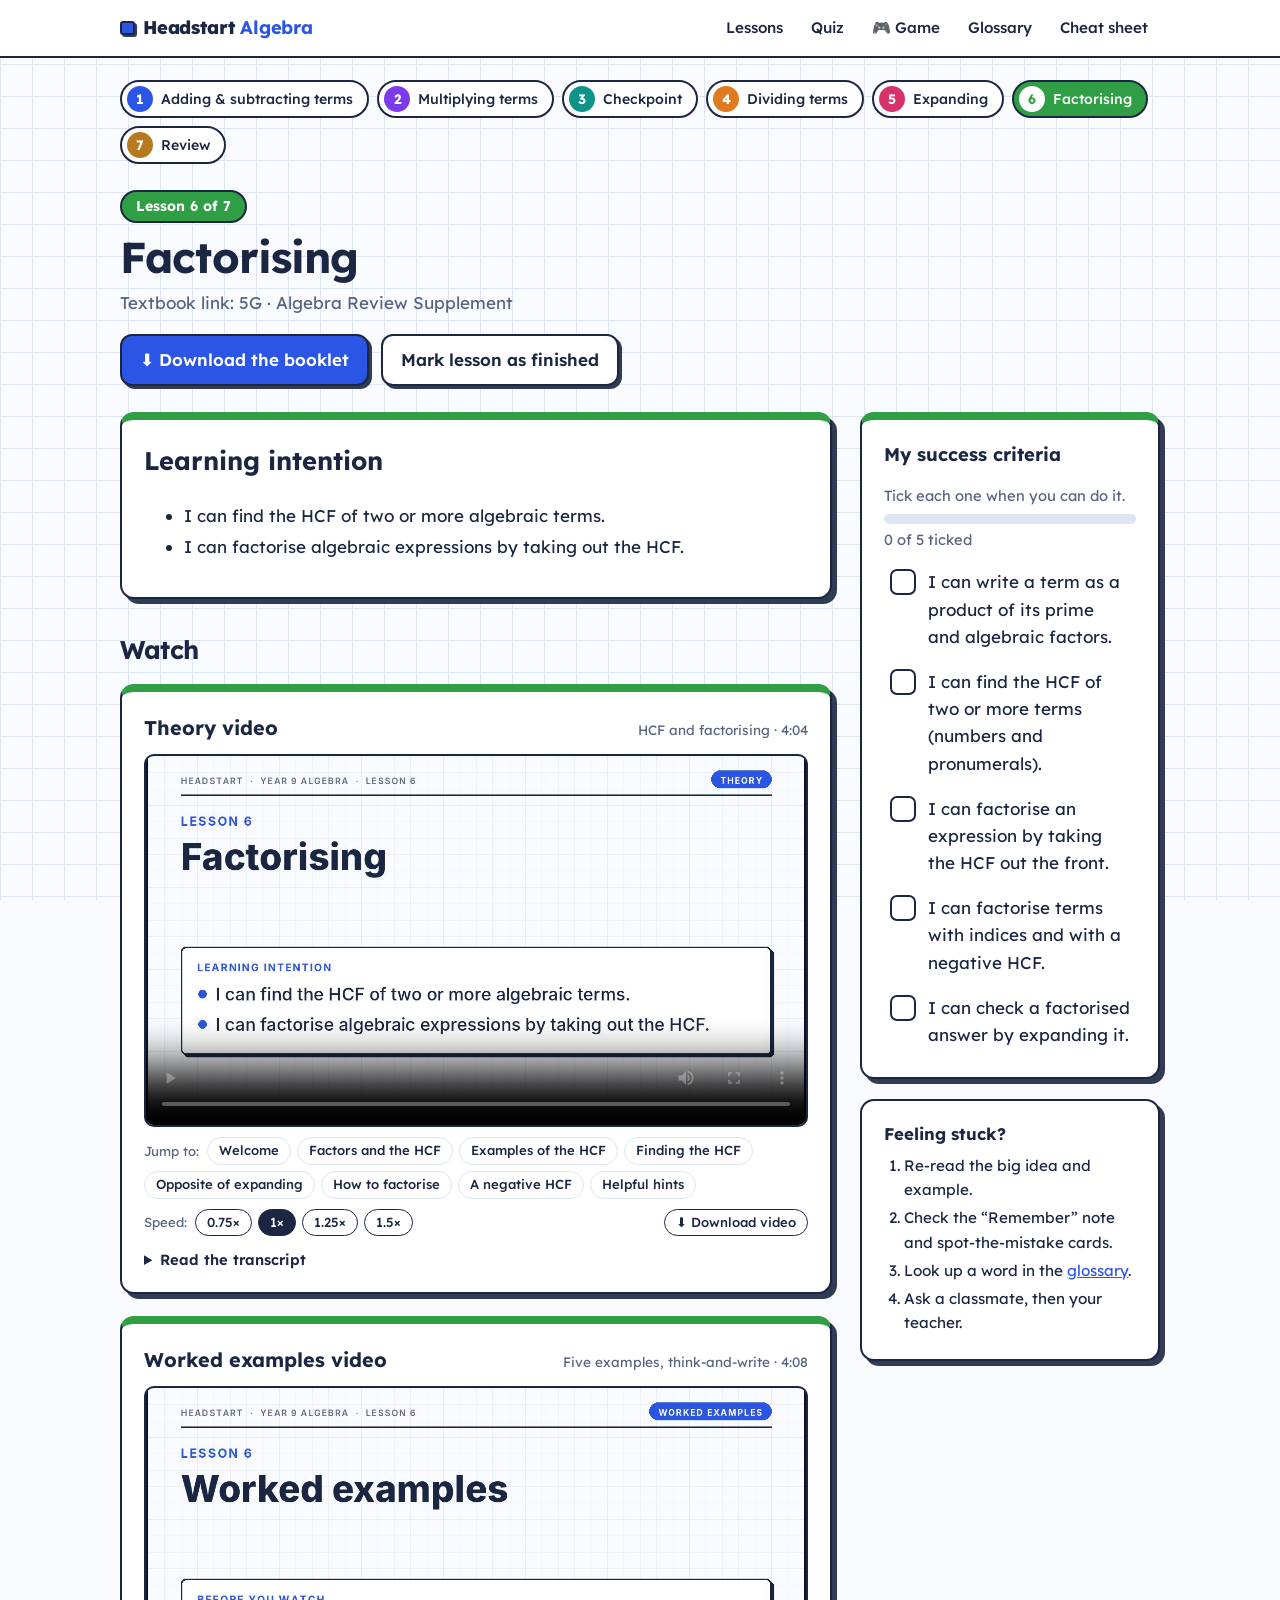
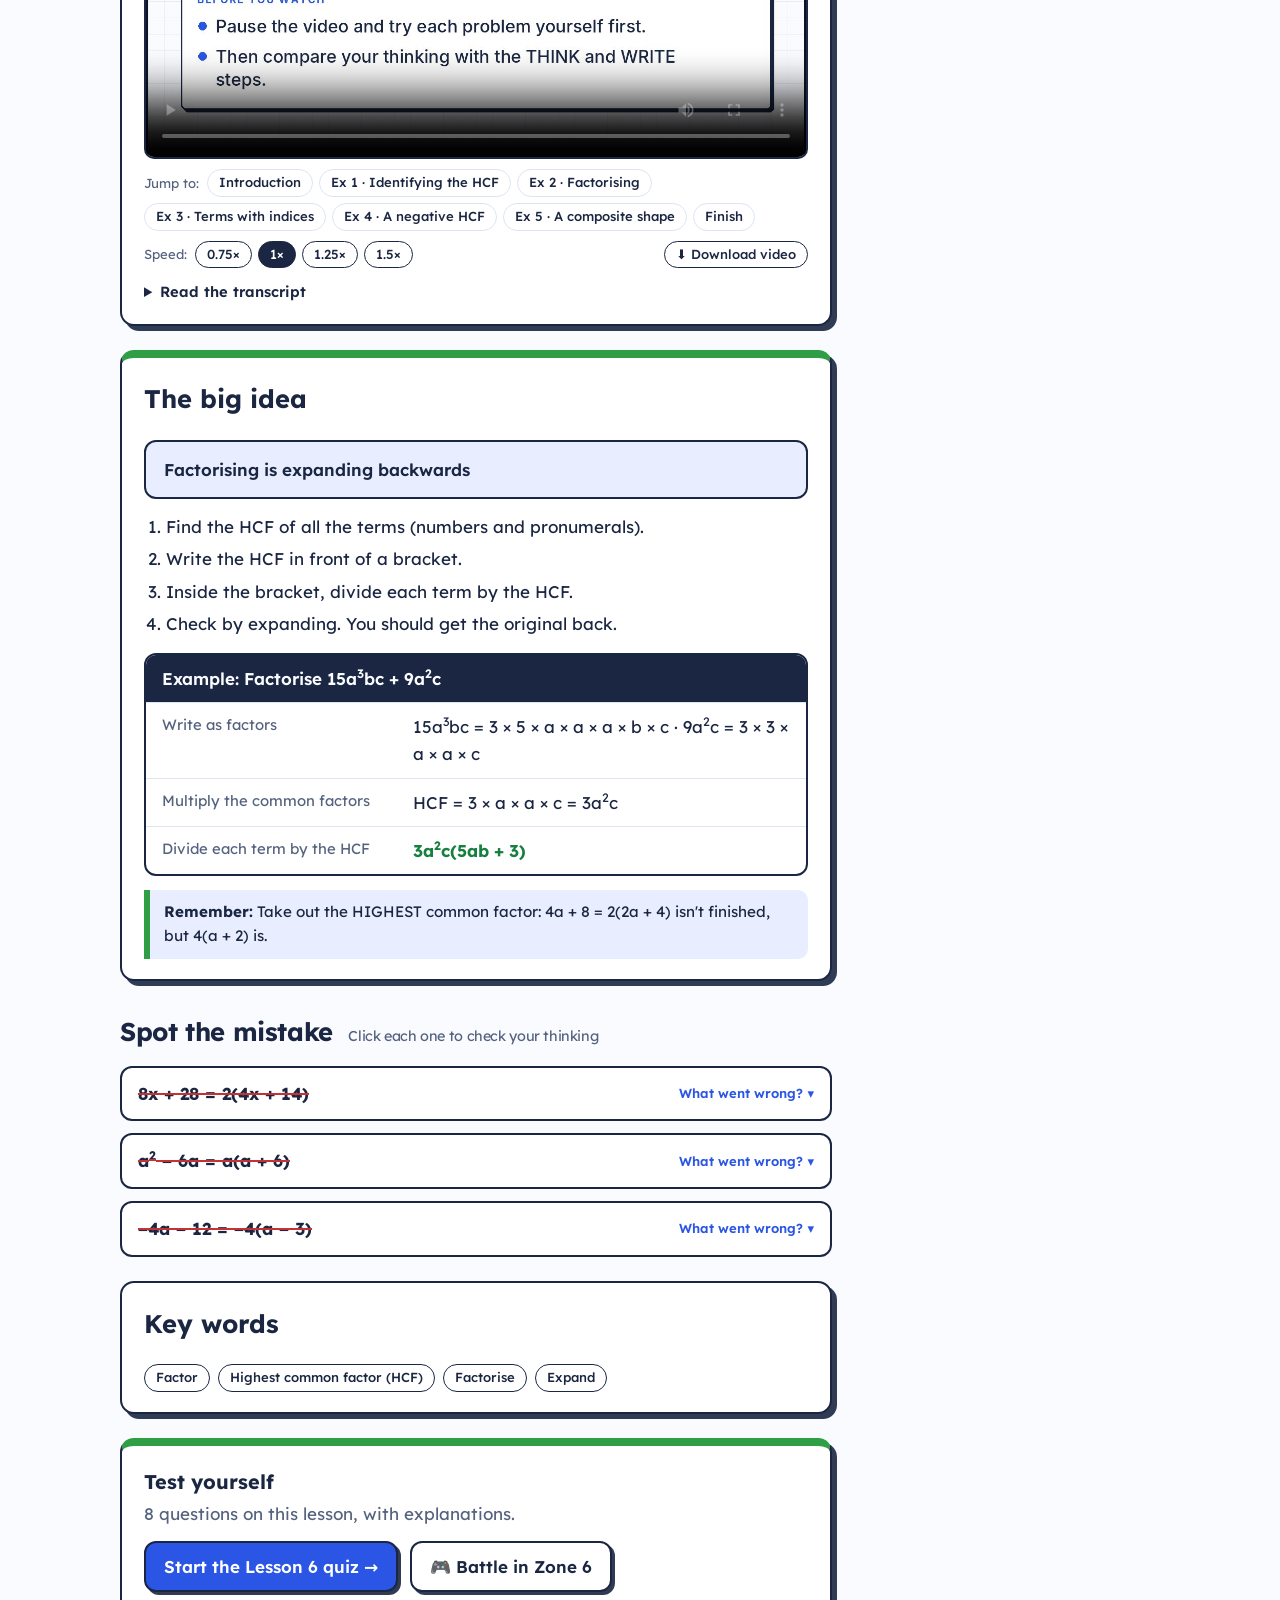
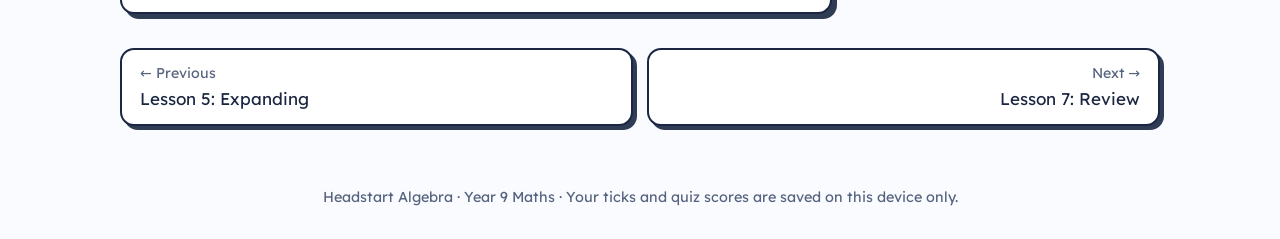
<file: lesson-6.html>
<!DOCTYPE html>
<html lang="en-AU">
<head>
<meta charset="utf-8">
<meta name="viewport" content="width=device-width, initial-scale=1">
<title>Lesson 6: Factorising · Headstart Algebra</title>
<link rel="preconnect" href="https://fonts.googleapis.com"><link rel="preconnect" href="https://fonts.gstatic.com" crossorigin>
<link href="https://fonts.googleapis.com/css2?family=Lexend:wght@400;500;600;700;800&display=swap" rel="stylesheet">
<link rel="stylesheet" href="assets/style.css">
</head>
<body data-page="lesson" data-lesson="6">
<a class="skip" href="#main">Skip to content</a>
<header class="top"><div class="wrap">
  <a class="brand" href="index.html"><span class="sq"></span>Headstart <b>Algebra</b></a>
  <nav aria-label="Main"><a href="index.html#lessons">Lessons</a><a href="quiz.html">Quiz</a><a href="game.html">🎮 Game</a><a href="glossary.html">Glossary</a><a href="cheatsheet.html">Cheat sheet</a></nav>
</div></header>
<main id="main" class="wrap" style="--h:#2f9e44">
<nav class="strip" aria-label="Lessons"><a href="lesson-1.html" data-lesson-link="1" style="--h:#2a55e5" title="Adding and subtracting algebraic terms"><span class="dot"><span>1</span></span>Adding &amp; subtracting terms</a><a href="lesson-2.html" data-lesson-link="2" style="--h:#7c3aed" title="Multiplying algebraic terms"><span class="dot"><span>2</span></span>Multiplying terms</a><a href="lesson-3.html" data-lesson-link="3" style="--h:#0d9488" title="Checkpoint: adding, subtracting and multiplying terms"><span class="dot"><span>3</span></span>Checkpoint</a><a href="lesson-4.html" data-lesson-link="4" style="--h:#e07a1f" title="Dividing algebraic terms"><span class="dot"><span>4</span></span>Dividing terms</a><a href="lesson-5.html" data-lesson-link="5" style="--h:#d6336c" title="Expanding"><span class="dot"><span>5</span></span>Expanding</a><a href="lesson-6.html" data-lesson-link="6" style="--h:#2f9e44" aria-current="page" title="Factorising"><span class="dot"><span>6</span></span>Factorising</a><a href="lesson-7.html" data-lesson-link="7" style="--h:#b7791f" title="Review: dividing, expanding and factorising"><span class="dot"><span>7</span></span>Review</a></nav>
<section class="lhead" style="--h:#2f9e44">
  <span class="badge">Lesson 6 of 7</span>
  <h1>Factorising</h1>
  <p class="tb">Textbook link: 5G · Algebra Review Supplement</p>
  <div class="row"><a class="btn" href="lessons/Lesson6_Factorising.docx" download>⬇ Download the booklet</a><button class="btn alt" id="donebtn" type="button">Mark lesson as finished</button></div>
</section>
<div class="layout">
<div class="stack">
  <section class="card h" style="--h:#2f9e44"><h2>Learning intention</h2><ul class="goal"><li>I can find the HCF of two or more algebraic terms.</li><li>I can factorise algebraic expressions by taking out the HCF.</li></ul></section>
  <section><h2 class="section" style="margin-top:6px">Watch</h2><div class="vwrap"><div class="card vcard h" style="--h:#2f9e44">
  <h3>Theory video<small>HCF and factorising · 4:04</small></h3>
  <video id="v6t" controls preload="metadata" poster="posters/Lesson6_Theory.jpg" playsinline data-captions="Lesson6_Theory">
    <source src="videos/Lesson6_Theory.mp4" type="video/mp4">
    Your browser can’t play this video. <a href="videos/Lesson6_Theory.mp4" download>Download it instead</a>.
  </video>
  <div class="vtools"><span class="lbl">Jump to:</span><button class="chip t" data-video="v6t" data-seek="0.0">Welcome</button><button class="chip t" data-video="v6t" data-seek="14.6">Factors and the HCF</button><button class="chip t" data-video="v6t" data-seek="33.03">Examples of the HCF</button><button class="chip t" data-video="v6t" data-seek="57.87">Finding the HCF</button><button class="chip t" data-video="v6t" data-seek="98.3">Opposite of expanding</button><button class="chip t" data-video="v6t" data-seek="118.33">How to factorise</button><button class="chip t" data-video="v6t" data-seek="162.67">A negative HCF</button><button class="chip t" data-video="v6t" data-seek="193.37">Helpful hints</button></div>
  <div class="vtools"><span class="lbl">Speed:</span><button class="chip" data-video="v6t" data-speed="0.75" aria-pressed="false">0.75×</button><button class="chip" data-video="v6t" data-speed="1" aria-pressed="true">1×</button><button class="chip" data-video="v6t" data-speed="1.25" aria-pressed="false">1.25×</button><button class="chip" data-video="v6t" data-speed="1.5" aria-pressed="false">1.5×</button><a class="chip" href="videos/Lesson6_Theory.mp4" download style="margin-left:auto">⬇ Download video</a></div>
  <details class="tr"><summary>Read the transcript</summary><ol><li><button data-video="v6t" data-seek="0">0:00</button><span>Welcome to Headstart algebra. This is Lesson 6: factorising. By the end of this video, you&#x27;ll be able to find the H C F of algebraic terms, and factorise expressions by taking out the H C F.</span></li><li><button data-video="v6t" data-seek="14.6">0:14</button><span>First, factors. A factor divides exactly into a term. A common factor divides exactly into every term in a set.</span></li><li><button data-video="v6t" data-seek="23.17">0:23</button><span>The highest common factor, or H C F, is the product of all the common factors. It can have a number part, and a pronumeral part.</span></li><li><button data-video="v6t" data-seek="33.03">0:33</button><span>Here are some examples. The H C F of x and 7x is x.</span></li><li><button data-video="v6t" data-seek="38.37">0:38</button><span>The H C F of 6m, 12mn and 8mp is 2m. The number 2 divides into 6, 12 and 8, and m is in all three terms.</span></li><li><button data-video="v6t" data-seek="49.03">0:49</button><span>And the H C F of 15a³bc and 9a²c is 3a²c. Let&#x27;s see how to find that.</span></li><li><button data-video="v6t" data-seek="57.87">0:57</button><span>To find the H C F, follow three steps. We&#x27;ll use 15a³bc and 9a²c.</span></li><li><button data-video="v6t" data-seek="65.63">1:05</button><span>Step one: write each term as a product of prime and algebraic factors. 15a³bc is 3 × 5 × a × a × a × b × c. And 9a²c is 3 × 3 × a × a × c.</span></li><li><button data-video="v6t" data-seek="82.3">1:22</button><span>Step two: circle the common factors. Both terms have a 3, two a&#x27;s, and a c.</span></li><li><button data-video="v6t" data-seek="89.4">1:29</button><span>Step three: multiply them. 3 × a × a × c is 3a²c. That&#x27;s the H C F.</span></li><li><button data-video="v6t" data-seek="98.3">1:38</button><span>Factorising is the opposite of expanding. When we expand, we remove the brackets: 7(a + 2) becomes 7a + 14.</span></li><li><button data-video="v6t" data-seek="109.3">1:49</button><span>When we factorise, we put the brackets back: 7a + 14 becomes 7(a + 2).</span></li><li><button data-video="v6t" data-seek="118.33">1:58</button><span>Now let&#x27;s factorise 8x + 28. There are four steps.</span></li><li><button data-video="v6t" data-seek="123.6">2:03</button><span>Step one: identify the H C F of all the terms. The H C F of 8 and 28 is 4.</span></li><li><button data-video="v6t" data-seek="130.93">2:10</button><span>Step two: write the H C F in front of a bracket.</span></li><li><button data-video="v6t" data-seek="135.47">2:15</button><span>Step three: inside the bracket, divide each term by the H C F. 8x ÷ 4 is 2x, and 28 ÷ 4 is 7.</span></li><li><button data-video="v6t" data-seek="146.3">2:26</button><span>Step four: simplify the bracket. The answer is 4(2x + 7). And you can always check by expanding. 4 × 2x is 8x, and 4 × 7 is 28. We get back to where we started.</span></li><li><button data-video="v6t" data-seek="162.67">2:42</button><span>Sometimes it&#x27;s best to take out a negative H C F, especially when the first term is negative. For −4a − 12, we take out −4. −4a ÷ −4 is a, and −12 ÷ −4 is plus 3. So we get −4(a + 3).</span></li><li><button data-video="v6t" data-seek="183.67">3:03</button><span>Check by expanding: −4 × a is −4a, and −4 × 3 is −12. It matches.</span></li><li><button data-video="v6t" data-seek="193.37">3:13</button><span>Three helpful hints. First, look at the coefficients and all the letters when you look for the H C F.</span></li><li><button data-video="v6t" data-seek="200.53">3:20</button><span>Second, take out the highest common factor. If you only take out part of it, you must factorise again. 4a + 8 = 2(2a + 4) is not finished, but 4(a + 2) is.</span></li><li><button data-video="v6t" data-seek="217.0">3:37</button><span>And third, the number of terms inside the bracket must match the number of terms you started with.</span></li><li><button data-video="v6t" data-seek="224.13">3:44</button><span>You should now be able to write a term as a product of its factors, find the H C F of terms, factorise by taking out the H C F, factorise with indices and with a negative H C F, and check by expanding. Next, watch the worked examples video, then try the questions in your booklet.</span></li></ol></details>
</div>
<div class="card vcard h" style="--h:#2f9e44">
  <h3>Worked examples video<small>Five examples, think-and-write · 4:08</small></h3>
  <video id="v6w" controls preload="metadata" poster="posters/Lesson6_Worked_Examples.jpg" playsinline data-captions="Lesson6_Worked_Examples">
    <source src="videos/Lesson6_Worked_Examples.mp4" type="video/mp4">
    Your browser can’t play this video. <a href="videos/Lesson6_Worked_Examples.mp4" download>Download it instead</a>.
  </video>
  <div class="vtools"><span class="lbl">Jump to:</span><button class="chip t" data-video="v6w" data-seek="0.0">Introduction</button><button class="chip t" data-video="v6w" data-seek="13.0">Ex 1 · Identifying the HCF</button><button class="chip t" data-video="v6w" data-seek="61.37">Ex 2 · Factorising</button><button class="chip t" data-video="v6w" data-seek="113.13">Ex 3 · Terms with indices</button><button class="chip t" data-video="v6w" data-seek="163.23">Ex 4 · A negative HCF</button><button class="chip t" data-video="v6w" data-seek="197.7">Ex 5 · A composite shape</button><button class="chip t" data-video="v6w" data-seek="238.33">Finish</button></div>
  <div class="vtools"><span class="lbl">Speed:</span><button class="chip" data-video="v6w" data-speed="0.75" aria-pressed="false">0.75×</button><button class="chip" data-video="v6w" data-speed="1" aria-pressed="true">1×</button><button class="chip" data-video="v6w" data-speed="1.25" aria-pressed="false">1.25×</button><button class="chip" data-video="v6w" data-speed="1.5" aria-pressed="false">1.5×</button><a class="chip" href="videos/Lesson6_Worked_Examples.mp4" download style="margin-left:auto">⬇ Download video</a></div>
  <details class="tr"><summary>Read the transcript</summary><ol><li><button data-video="v6w" data-seek="0">0:00</button><span>In this video we&#x27;ll work through five worked examples from Lesson 6. For each one, pause the video and try the problem yourself first. Then follow the think and write steps to check your thinking.</span></li><li><button data-video="v6w" data-seek="13.0">0:13</button><span>Example one: identifying the H C F. Find the H C F of 2a and 5a, and of 12xy and −18x³.</span></li><li><button data-video="v6w" data-seek="22.9">0:22</button><span>For part a, write each term as a product of prime and algebraic factors. 2a is 2 × a, and 5a is 5 × a.</span></li><li><button data-video="v6w" data-seek="32.13">0:32</button><span>The only common factor is a. So the H C F is a.</span></li><li><button data-video="v6w" data-seek="36.83">0:36</button><span>For part b, write each as a product. A negative can be written as times minus one. 12xy is 2 × 2 × 3 × x × y. And −18x³ is −1 × 2 × 3 × 3 × x × x × x.</span></li><li><button data-video="v6w" data-seek="54.2">0:54</button><span>Multiply the common factors: 2, 3, and x. The H C F is 6x.</span></li><li><button data-video="v6w" data-seek="61.37">1:01</button><span>Example two: factorising. Factorise 8x + 28 and 9xyz − 12wxy.</span></li><li><button data-video="v6w" data-seek="70.13">1:10</button><span>For part a, the H C F of 8 and 28 is 4. Divide each term by 4. 8x ÷ 4 is 2x, and 28 ÷ 4 is 7. So we get 4(2x + 7).</span></li><li><button data-video="v6w" data-seek="85.93">1:25</button><span>For part b, the H C F of 9xyz and 12wxy is 3xy. Write that outside a bracket.</span></li><li><button data-video="v6w" data-seek="94.57">1:34</button><span>Divide each term by 3xy. 9xyz ÷ 3xy is 3z, and 12wxy ÷ 3xy is 4w. The minus sign stays. So the answer is 3xy(3z − 4w).</span></li><li><button data-video="v6w" data-seek="113.13">1:53</button><span>Example three: terms with indices. Factorise a² − 6a and 10m³n + 15m²n².</span></li><li><button data-video="v6w" data-seek="122.7">2:02</button><span>For part a, a² is a × a, so the H C F is a. Divide each term by a. We get a(a − 6).</span></li><li><button data-video="v6w" data-seek="133.47">2:13</button><span>For part b, the H C F of 10 and 15 is 5. The lowest power of m is m², and the lowest power of n is n. So the H C F is 5m²n.</span></li><li><button data-video="v6w" data-seek="145.53">2:25</button><span>Divide each term by 5m²n. 10m³n ÷ 5m²n is 2m, and 15m²n² ÷ 5m²n is 3n.</span></li><li><button data-video="v6w" data-seek="157.17">2:37</button><span>The answer is 5m²n(2m + 3n).</span></li><li><button data-video="v6w" data-seek="163.23">2:43</button><span>Example four: a negative H C F. Factorise −4a − 12.</span></li><li><button data-video="v6w" data-seek="169.53">2:49</button><span>Take out −4, the H C F with a negative sign.</span></li><li><button data-video="v6w" data-seek="174.2">2:54</button><span>Divide each term by −4. −4a ÷ −4 is a, and −12 ÷ −4 is plus 3. So we get −4(a + 3).</span></li><li><button data-video="v6w" data-seek="187.53">3:07</button><span>Check by expanding. −4 × a is −4a, and −4 × 3 is −12. It matches the original.</span></li><li><button data-video="v6w" data-seek="197.7">3:17</button><span>Example five: a composite shape. A rectangle is 5x wide and 3y high. A triangle sits on top, with base 5x and height 2x. Find the area, then factorise it.</span></li><li><button data-video="v6w" data-seek="210.9">3:30</button><span>The rectangle&#x27;s area is length times width. 5x × 3y is 15xy.</span></li><li><button data-video="v6w" data-seek="217.4">3:37</button><span>The triangle&#x27;s area is half times base times height. ½ × 5x × 2x is 5x².</span></li><li><button data-video="v6w" data-seek="225.8">3:45</button><span>The total area is 15xy + 5x². The H C F is 5x. So we factorise it as 5x(3y + x).</span></li><li><button data-video="v6w" data-seek="238.33">3:58</button><span>That&#x27;s the end of the five worked examples. Now try the questions in your lesson booklet, and remember to check each answer by expanding it.</span></li></ol></details>
</div>
</div></section>
  <section class="card h" style="--h:#2f9e44"><h2>The big idea</h2>
    <div class="rule">Factorising is expanding backwards</div>
    <ol class="how"><li>Find the HCF of all the terms (numbers and pronumerals).</li><li>Write the HCF in front of a bracket.</li><li>Inside the bracket, divide each term by the HCF.</li><li>Check by expanding. You should get the original back.</li></ol>
    <div class="ex"><div class="q">Example: Factorise  15a<sup>3</sup>bc + 9a<sup>2</sup>c</div><table><tr><td>Write as factors</td><td>15a<sup>3</sup>bc = 3 × 5 × a × a × a × b × c  ·  9a<sup>2</sup>c = 3 × 3 × a × a × c</td></tr><tr><td>Multiply the common factors</td><td>HCF = 3 × a × a × c = 3a<sup>2</sup>c</td></tr><tr><td>Divide each term by the HCF</td><td>3a<sup>2</sup>c(5ab + 3)</td></tr></table></div>
    
    <div class="tip"><b>Remember:</b> Take out the HIGHEST common factor: 4a + 8 = 2(2a + 4) isn't finished, but 4(a + 2) is.</div>
  </section>
  <section><h2 class="section" style="margin-top:6px">Spot the mistake <small>Click each one to check your thinking</small></h2><div class="spot"><details><summary><span class="wrong"><s>8x + 28 = 2(4x + 14)</s></span><span class="hint">What went wrong? ▾</span></summary>
<div class="ans"><b>Unfinished:</b> 8x + 28 = <b>4(2x + 7)</b><p>This is true but unfinished. 4x + 14 can still be divided by 2, so take out the highest common factor.</p></div></details><details><summary><span class="wrong"><s>a<sup>2</sup> − 6a = a(a + 6)</s></span><span class="hint">What went wrong? ▾</span></summary>
<div class="ans"><b>Fixed:</b> a<sup>2</sup> − 6a = <b>a(a − 6)</b><p>Divide each term by a: a<sup>2</sup> ÷ a = a and −6a ÷ a = −6. The sign stays.</p></div></details><details><summary><span class="wrong"><s>−4a − 12 = −4(a − 3)</s></span><span class="hint">What went wrong? ▾</span></summary>
<div class="ans"><b>Fixed:</b> −4a − 12 = <b>−4(a + 3)</b><p>−12 ÷ −4 = +3. Check by expanding: −4 × 3 = −12.</p></div></details></div></section>
  <section class="card"><h2>Key words</h2><div class="chips"><a class="chip" href="glossary.html#factor" title="A number or term that divides exactly into another.">Factor</a><a class="chip" href="glossary.html#hcf" title="The biggest factor that divides exactly into every term. It can have a number part and a pronumeral part.">Highest common factor (HCF)</a><a class="chip" href="glossary.html#factorise" title="Put the brackets back. Take the HCF out the front and divide every term by it. It is the opposite of expanding.">Factorise</a><a class="chip" href="glossary.html#expand" title="Remove the brackets by multiplying every term inside by the term outside.">Expand</a></div></section>
  <section class="card h cta" style="--h:#2f9e44"><div><h3>Test yourself</h3><p>8 questions on this lesson, with explanations.</p></div><div class="row"><a class="btn" href="quiz.html?l=6">Start the Lesson 6 quiz →</a><a class="btn alt" href="game.html?z=6">🎮 Battle in Zone 6</a></div></section>
</div>
<aside class="side" aria-label="Lesson tools">
  <section class="card h" style="--h:#2f9e44"><h2 style="font-size:1.15rem">My success criteria</h2>
    <p class="note" style="margin-bottom:6px">Tick each one when you can do it.</p>
    <div class="meter"><i id="meter"></i></div><p class="note" id="mtext" style="margin-bottom:8px"></p>
    <ul class="clean"><li><label class="check"><input type="checkbox" data-key="c6-0"><span>I can write a term as a product of its prime and algebraic factors.</span></label></li><li><label class="check"><input type="checkbox" data-key="c6-1"><span>I can find the HCF of two or more terms (numbers and pronumerals).</span></label></li><li><label class="check"><input type="checkbox" data-key="c6-2"><span>I can factorise an expression by taking the HCF out the front.</span></label></li><li><label class="check"><input type="checkbox" data-key="c6-3"><span>I can factorise terms with indices and with a negative HCF.</span></label></li><li><label class="check"><input type="checkbox" data-key="c6-4"><span>I can check a factorised answer by expanding it.</span></label></li></ul></section>
  <section class="card stuck"><h3 style="margin:0;font-size:1.05rem">Feeling stuck?</h3><ol>
    <li>Re-read the big idea and example.</li><li>Check the “Remember” note and spot-the-mistake cards.</li><li>Look up a word in the <a href="glossary.html">glossary</a>.</li><li>Ask a classmate, then your teacher.</li></ol></section>
</aside>
</div>
<div class="pn"><a href="lesson-5.html"><small>← Previous</small>Lesson 5: Expanding</a><a class="next" href="lesson-7.html"><small>Next →</small>Lesson 7: Review</a></div>
</main>
<script src="assets/captions.js"></script>
<footer><div class="wrap">Headstart Algebra · Year 9 Maths · Your ticks and quiz scores are saved on this device only.</div></footer>
<script src="assets/app.js"></script>
</file>
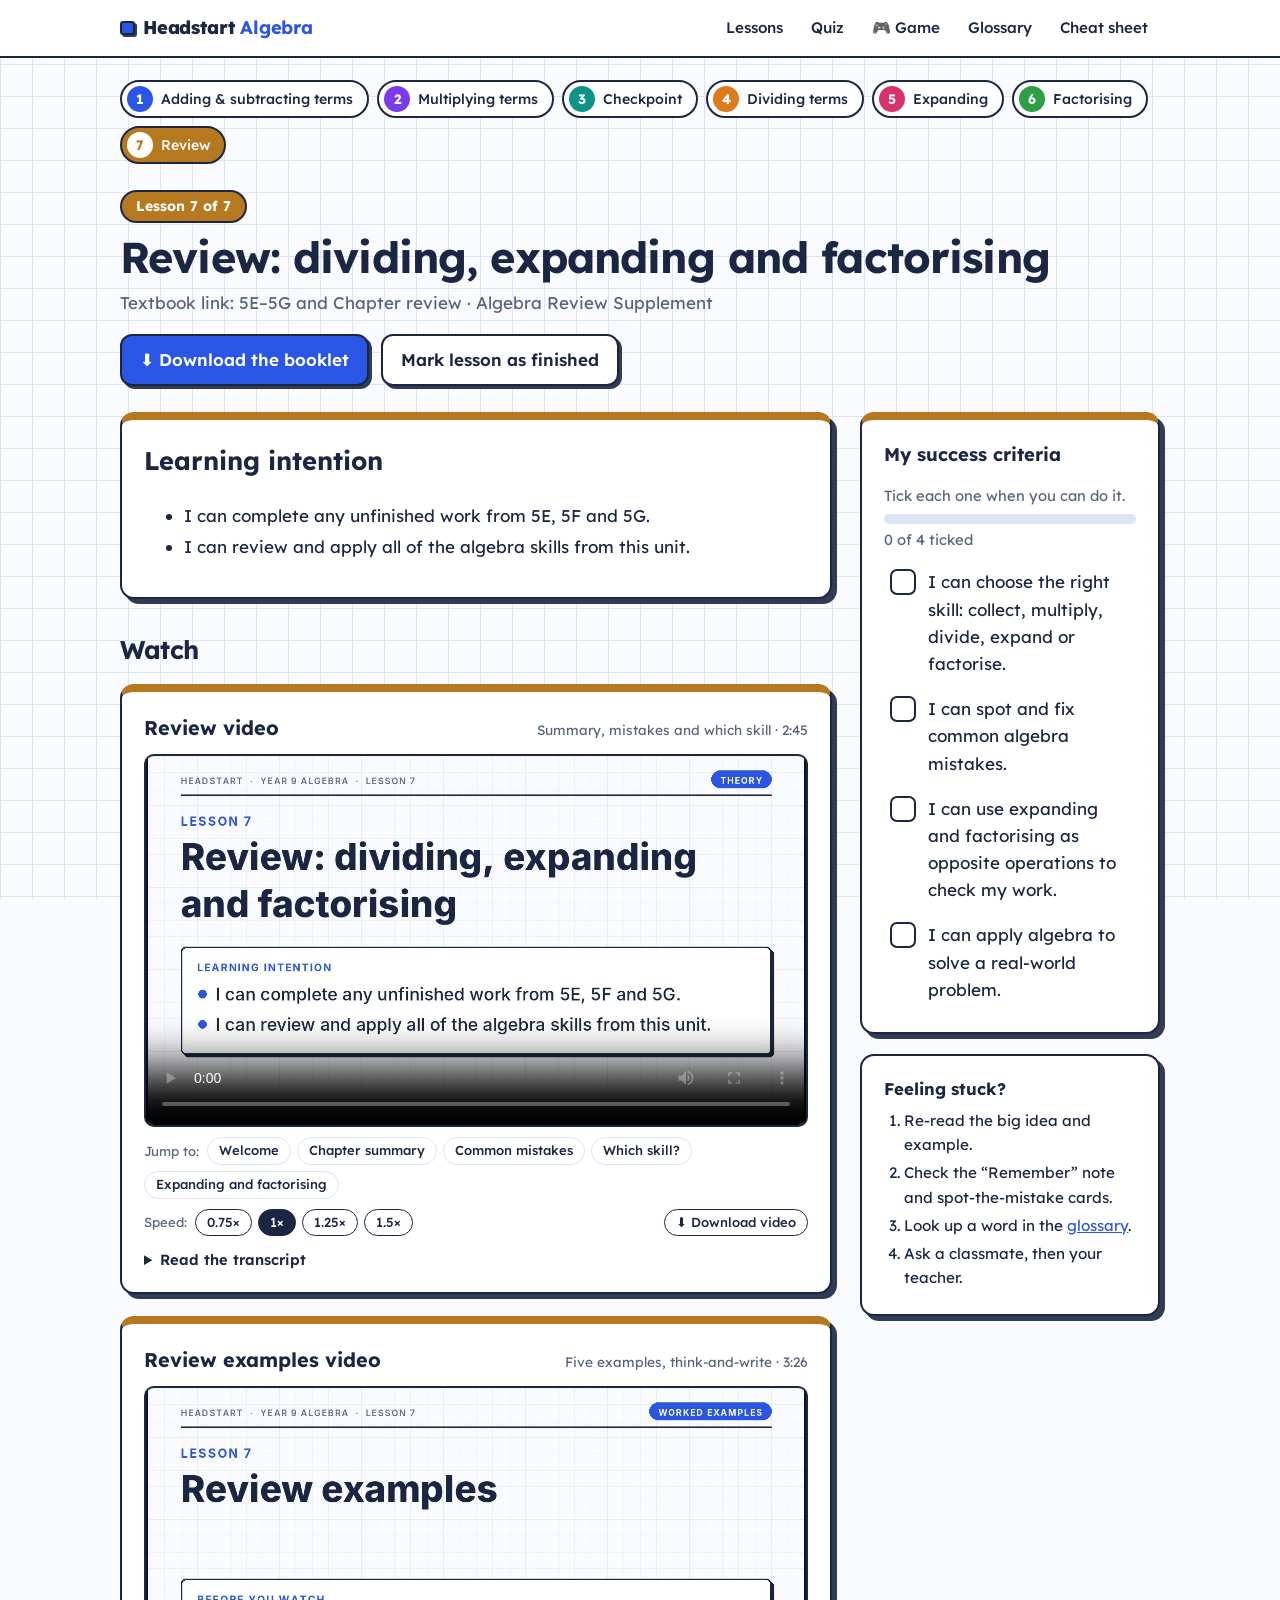
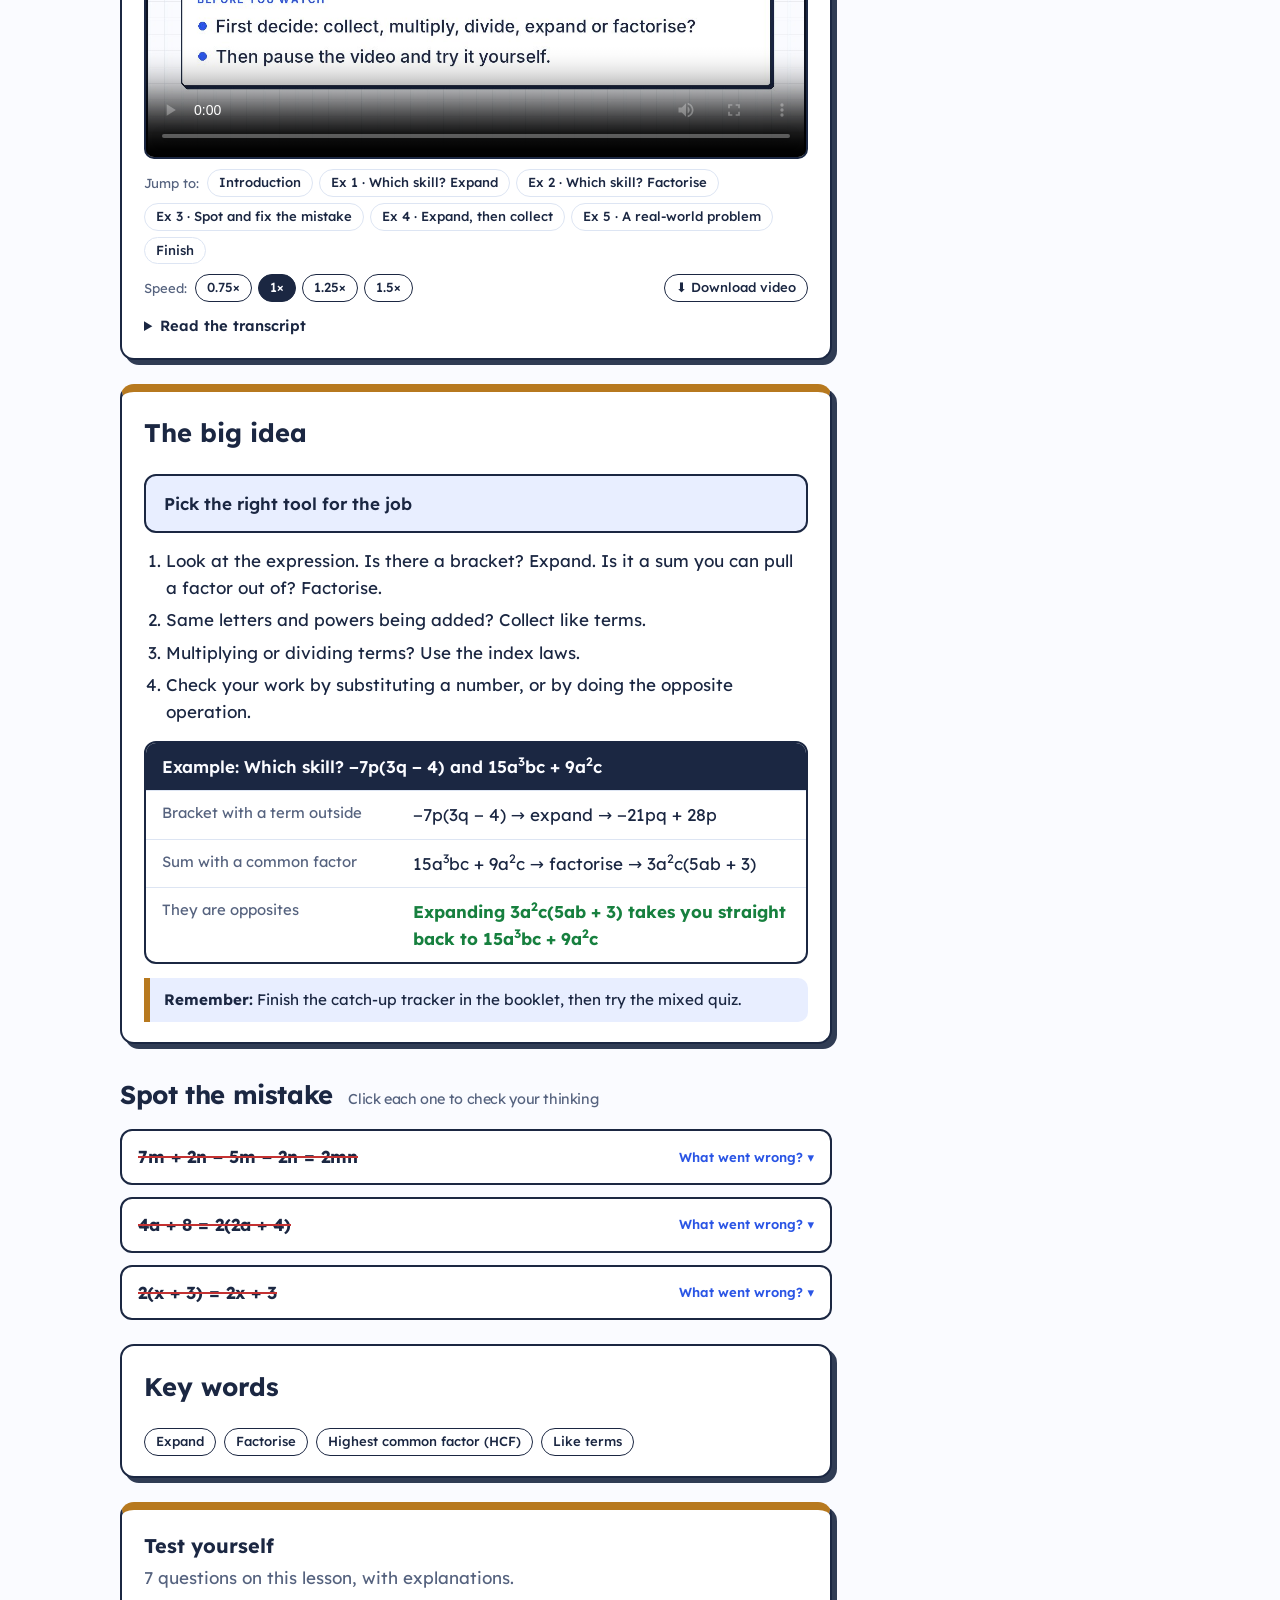
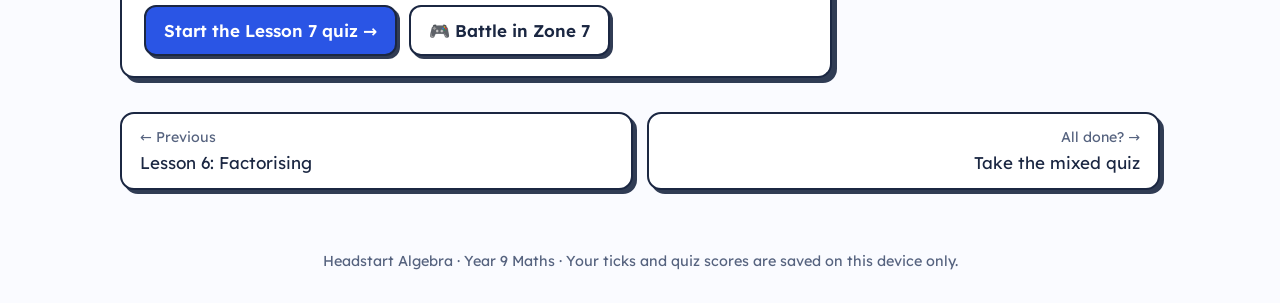
<file: lesson-7.html>
<!DOCTYPE html>
<html lang="en-AU">
<head>
<meta charset="utf-8">
<meta name="viewport" content="width=device-width, initial-scale=1">
<title>Lesson 7: Review · Headstart Algebra</title>
<link rel="preconnect" href="https://fonts.googleapis.com"><link rel="preconnect" href="https://fonts.gstatic.com" crossorigin>
<link href="https://fonts.googleapis.com/css2?family=Lexend:wght@400;500;600;700;800&display=swap" rel="stylesheet">
<link rel="stylesheet" href="assets/style.css">
</head>
<body data-page="lesson" data-lesson="7">
<a class="skip" href="#main">Skip to content</a>
<header class="top"><div class="wrap">
  <a class="brand" href="index.html"><span class="sq"></span>Headstart <b>Algebra</b></a>
  <nav aria-label="Main"><a href="index.html#lessons">Lessons</a><a href="quiz.html">Quiz</a><a href="game.html">🎮 Game</a><a href="glossary.html">Glossary</a><a href="cheatsheet.html">Cheat sheet</a></nav>
</div></header>
<main id="main" class="wrap" style="--h:#b7791f">
<nav class="strip" aria-label="Lessons"><a href="lesson-1.html" data-lesson-link="1" style="--h:#2a55e5" title="Adding and subtracting algebraic terms"><span class="dot"><span>1</span></span>Adding &amp; subtracting terms</a><a href="lesson-2.html" data-lesson-link="2" style="--h:#7c3aed" title="Multiplying algebraic terms"><span class="dot"><span>2</span></span>Multiplying terms</a><a href="lesson-3.html" data-lesson-link="3" style="--h:#0d9488" title="Checkpoint: adding, subtracting and multiplying terms"><span class="dot"><span>3</span></span>Checkpoint</a><a href="lesson-4.html" data-lesson-link="4" style="--h:#e07a1f" title="Dividing algebraic terms"><span class="dot"><span>4</span></span>Dividing terms</a><a href="lesson-5.html" data-lesson-link="5" style="--h:#d6336c" title="Expanding"><span class="dot"><span>5</span></span>Expanding</a><a href="lesson-6.html" data-lesson-link="6" style="--h:#2f9e44" title="Factorising"><span class="dot"><span>6</span></span>Factorising</a><a href="lesson-7.html" data-lesson-link="7" style="--h:#b7791f" aria-current="page" title="Review: dividing, expanding and factorising"><span class="dot"><span>7</span></span>Review</a></nav>
<section class="lhead" style="--h:#b7791f">
  <span class="badge">Lesson 7 of 7</span>
  <h1>Review: dividing, expanding and factorising</h1>
  <p class="tb">Textbook link: 5E–5G and Chapter review · Algebra Review Supplement</p>
  <div class="row"><a class="btn" href="lessons/Lesson7_Review.docx" download>⬇ Download the booklet</a><button class="btn alt" id="donebtn" type="button">Mark lesson as finished</button></div>
</section>
<div class="layout">
<div class="stack">
  <section class="card h" style="--h:#b7791f"><h2>Learning intention</h2><ul class="goal"><li>I can complete any unfinished work from 5E, 5F and 5G.</li><li>I can review and apply all of the algebra skills from this unit.</li></ul></section>
  <section><h2 class="section" style="margin-top:6px">Watch</h2><div class="vwrap"><div class="card vcard h" style="--h:#b7791f">
  <h3>Review video<small>Summary, mistakes and which skill · 2:45</small></h3>
  <video id="v7t" controls preload="metadata" poster="posters/Lesson7_Theory.jpg" playsinline data-captions="Lesson7_Theory">
    <source src="videos/Lesson7_Theory.mp4" type="video/mp4">
    Your browser can’t play this video. <a href="videos/Lesson7_Theory.mp4" download>Download it instead</a>.
  </video>
  <div class="vtools"><span class="lbl">Jump to:</span><button class="chip t" data-video="v7t" data-seek="0.0">Welcome</button><button class="chip t" data-video="v7t" data-seek="12.77">Chapter summary</button><button class="chip t" data-video="v7t" data-seek="50.6">Common mistakes</button><button class="chip t" data-video="v7t" data-seek="90.07">Which skill?</button><button class="chip t" data-video="v7t" data-seek="116.17">Expanding and factorising</button></div>
  <div class="vtools"><span class="lbl">Speed:</span><button class="chip" data-video="v7t" data-speed="0.75" aria-pressed="false">0.75×</button><button class="chip" data-video="v7t" data-speed="1" aria-pressed="true">1×</button><button class="chip" data-video="v7t" data-speed="1.25" aria-pressed="false">1.25×</button><button class="chip" data-video="v7t" data-speed="1.5" aria-pressed="false">1.5×</button><a class="chip" href="videos/Lesson7_Theory.mp4" download style="margin-left:auto">⬇ Download video</a></div>
  <details class="tr"><summary>Read the transcript</summary><ol><li><button data-video="v7t" data-seek="0">0:00</button><span>Welcome to Headstart algebra. This is Lesson 7, the review. We&#x27;ll bring together everything you&#x27;ve learned: collecting, multiplying, dividing, expanding and factorising.</span></li><li><button data-video="v7t" data-seek="12.77">0:12</button><span>Here&#x27;s a summary of the five skills. Let&#x27;s go through them one at a time.</span></li><li><button data-video="v7t" data-seek="17.9">0:17</button><span>To collect like terms, look for the same letters with the same powers, and add or subtract the coefficients.</span></li><li><button data-video="v7t" data-seek="25.17">0:25</button><span>To multiply, multiply the coefficients and add the indices of matching letters.</span></li><li><button data-video="v7t" data-seek="30.93">0:30</button><span>To divide, divide the coefficients by their H C F, and subtract the indices. Then cancel.</span></li><li><button data-video="v7t" data-seek="38.43">0:38</button><span>To expand, multiply every term inside the bracket by the term outside.</span></li><li><button data-video="v7t" data-seek="44.27">0:44</button><span>And to factorise, take out the H C F, and divide every term by it.</span></li><li><button data-video="v7t" data-seek="50.6">0:50</button><span>Now, some common mistakes to watch for. First, don&#x27;t mix up adding and multiplying. 3x + 4x is 7x, but 3x × 4x is 12x².</span></li><li><button data-video="v7t" data-seek="63.0">1:03</button><span>Second, unlike terms can&#x27;t be combined. 2x + 3y cannot be simplified.</span></li><li><button data-video="v7t" data-seek="69.3">1:09</button><span>Third, a minus sign in front of a bracket flips every sign inside. −(a + 2) is −a − 2.</span></li><li><button data-video="v7t" data-seek="79.23">1:19</button><span>And fourth, when you factorise, take out the highest common factor, and divide every term by it. A term that is all H C F leaves a 1 behind.</span></li><li><button data-video="v7t" data-seek="90.07">1:30</button><span>How do you choose the right skill? Look at the expression. If the same letters and powers are being added or subtracted, collect like terms.</span></li><li><button data-video="v7t" data-seek="99.23">1:39</button><span>If terms are being multiplied, add the indices.</span></li><li><button data-video="v7t" data-seek="103.2">1:43</button><span>If terms are being divided, subtract the indices.</span></li><li><button data-video="v7t" data-seek="107.33">1:47</button><span>If there&#x27;s a bracket with a term outside, expand.</span></li><li><button data-video="v7t" data-seek="111.37">1:51</button><span>And if you have a sum with a common factor, factorise.</span></li><li><button data-video="v7t" data-seek="116.17">1:56</button><span>Expanding and factorising are opposites, so you can use one to check the other. Here, −7p(3q − 4) expands to −21pq + 28p.</span></li><li><button data-video="v7t" data-seek="129.33">2:09</button><span>And 15a³bc + 9a²c factorises to 3a²c(5ab + 3).</span></li><li><button data-video="v7t" data-seek="138.63">2:18</button><span>To check a factorised answer, expand it. 3a²c(5ab + 3) takes you straight back to the original expression. You can also check any answer by substituting a number.</span></li><li><button data-video="v7t" data-seek="152.57">2:32</button><span>Now it&#x27;s your turn. Finish the catch-up tracker in your booklet, for any questions you missed in Lessons 4, 5 and 6. Then do the review questions, and try the quiz on this website.</span></li></ol></details>
</div>
<div class="card vcard h" style="--h:#b7791f">
  <h3>Review examples video<small>Five examples, think-and-write · 3:26</small></h3>
  <video id="v7w" controls preload="metadata" poster="posters/Lesson7_Worked_Examples.jpg" playsinline data-captions="Lesson7_Worked_Examples">
    <source src="videos/Lesson7_Worked_Examples.mp4" type="video/mp4">
    Your browser can’t play this video. <a href="videos/Lesson7_Worked_Examples.mp4" download>Download it instead</a>.
  </video>
  <div class="vtools"><span class="lbl">Jump to:</span><button class="chip t" data-video="v7w" data-seek="0.0">Introduction</button><button class="chip t" data-video="v7w" data-seek="13.0">Ex 1 · Which skill? Expand</button><button class="chip t" data-video="v7w" data-seek="43.2">Ex 2 · Which skill? Factorise</button><button class="chip t" data-video="v7w" data-seek="88.9">Ex 3 · Spot and fix the mistake</button><button class="chip t" data-video="v7w" data-seek="124.73">Ex 4 · Expand, then collect</button><button class="chip t" data-video="v7w" data-seek="159.77">Ex 5 · A real-world problem</button><button class="chip t" data-video="v7w" data-seek="194.0">Finish</button></div>
  <div class="vtools"><span class="lbl">Speed:</span><button class="chip" data-video="v7w" data-speed="0.75" aria-pressed="false">0.75×</button><button class="chip" data-video="v7w" data-speed="1" aria-pressed="true">1×</button><button class="chip" data-video="v7w" data-speed="1.25" aria-pressed="false">1.25×</button><button class="chip" data-video="v7w" data-speed="1.5" aria-pressed="false">1.5×</button><a class="chip" href="videos/Lesson7_Worked_Examples.mp4" download style="margin-left:auto">⬇ Download video</a></div>
  <details class="tr"><summary>Read the transcript</summary><ol><li><button data-video="v7w" data-seek="0">0:00</button><span>In this video we&#x27;ll work through five review examples. For each one, decide which skill you need, then pause the video and try it yourself. Then follow the think and write steps to check your thinking.</span></li><li><button data-video="v7w" data-seek="13.0">0:13</button><span>Example one: which skill? Look at −7p(3q − 4).</span></li><li><button data-video="v7w" data-seek="20.33">0:20</button><span>There&#x27;s a bracket with a term outside, so we need to expand. Multiply each term inside by −7p.</span></li><li><button data-video="v7w" data-seek="28.17">0:28</button><span>−7p × 3q is −21pq. And −7p × −4 is 28p, because two negatives make a positive. The answer is −21pq + 28p.</span></li><li><button data-video="v7w" data-seek="43.2">0:43</button><span>Example two: which skill? Look at 15a³bc + 9a²c.</span></li><li><button data-video="v7w" data-seek="49.97">0:49</button><span>This is a sum with a common factor, so we factorise. The H C F is 3a²c, so write that in front of a bracket.</span></li><li><button data-video="v7w" data-seek="58.87">0:58</button><span>Divide each term by 3a²c. 15a³bc ÷ 3a²c is 5ab, and 9a²c ÷ 3a²c is 3.</span></li><li><button data-video="v7w" data-seek="71.13">1:11</button><span>So the answer is 3a²c(5ab + 3). To check, expand it. 3a²c × 5ab is 15a³bc, and 3a²c × 3 is 9a²c. We&#x27;re back to the original.</span></li><li><button data-video="v7w" data-seek="88.9">1:28</button><span>Example three: spot and fix the mistake. Alex wrote −(a + 2) = −a + 2. What went wrong?</span></li><li><button data-video="v7w" data-seek="99.27">1:39</button><span>The expression −(a + 2) means −1 × (a + 2). So we multiply both terms by −1.</span></li><li><button data-video="v7w" data-seek="110.93">1:50</button><span>−1 × a is −a, and −1 × 2 is −2. The minus flips every sign inside the bracket, not just the first one. The correct answer is −a − 2.</span></li><li><button data-video="v7w" data-seek="124.73">2:04</button><span>Example four: expand, then collect. Simplify 4(x + 2) − (x − 3).</span></li><li><button data-video="v7w" data-seek="135.3">2:15</button><span>Expand the first bracket. 4(x + 2) is 4x + 8.</span></li><li><button data-video="v7w" data-seek="141.73">2:21</button><span>Now the second bracket. −(x − 3) flips every sign, so it becomes −x + 3.</span></li><li><button data-video="v7w" data-seek="150.93">2:30</button><span>Collect like terms. 4x − x is 3x, and 8 + 3 is 11. The answer is 3x + 11.</span></li><li><button data-video="v7w" data-seek="159.77">2:39</button><span>Example five: a real-world problem. A rectangle has width x centimetres, and area x² + 6x square centimetres. Find its length.</span></li><li><button data-video="v7w" data-seek="170.6">2:50</button><span>Area is length times width, so the length is the area divided by the width. We can find this by factorising the area. The H C F of x² and 6x is x. So x² + 6x is x(x + 6).</span></li><li><button data-video="v7w" data-seek="187.23">3:07</button><span>The width is x, so the other factor is the length. The length is x + 6 centimetres.</span></li><li><button data-video="v7w" data-seek="194.0">3:14</button><span>That&#x27;s the end of the review examples. Now finish your catch-up tracker, and try the review questions in your booklet. Remember to choose the right skill first, and check your answers.</span></li></ol></details>
</div>
</div></section>
  <section class="card h" style="--h:#b7791f"><h2>The big idea</h2>
    <div class="rule">Pick the right tool for the job</div>
    <ol class="how"><li>Look at the expression. Is there a bracket? Expand. Is it a sum you can pull a factor out of? Factorise.</li><li>Same letters and powers being added? Collect like terms.</li><li>Multiplying or dividing terms? Use the index laws.</li><li>Check your work by substituting a number, or by doing the opposite operation.</li></ol>
    <div class="ex"><div class="q">Example: Which skill? −7p(3q − 4)  and  15a<sup>3</sup>bc + 9a<sup>2</sup>c</div><table><tr><td>Bracket with a term outside</td><td>−7p(3q − 4) → expand → −21pq + 28p</td></tr><tr><td>Sum with a common factor</td><td>15a<sup>3</sup>bc + 9a<sup>2</sup>c → factorise → 3a<sup>2</sup>c(5ab + 3)</td></tr><tr><td>They are opposites</td><td>Expanding 3a<sup>2</sup>c(5ab + 3) takes you straight back to 15a<sup>3</sup>bc + 9a<sup>2</sup>c</td></tr></table></div>
    
    <div class="tip"><b>Remember:</b> Finish the catch-up tracker in the booklet, then try the mixed quiz.</div>
  </section>
  <section><h2 class="section" style="margin-top:6px">Spot the mistake <small>Click each one to check your thinking</small></h2><div class="spot"><details><summary><span class="wrong"><s>7m + 2n − 5m − 2n = 2mn</s></span><span class="hint">What went wrong? ▾</span></summary>
<div class="ans"><b>Fixed:</b> 7m + 2n − 5m − 2n = <b>2m</b><p>Collecting like terms never creates a new product. 2n − 2n = 0, so only 2m is left.</p></div></details><details><summary><span class="wrong"><s>4a + 8 = 2(2a + 4)</s></span><span class="hint">What went wrong? ▾</span></summary>
<div class="ans"><b>Unfinished:</b> 4a + 8 = <b>4(a + 2)</b><p>Not wrong, but not finished. Take out the highest common factor, which is 4.</p></div></details><details><summary><span class="wrong"><s>2(x + 3) = 2x + 3</s></span><span class="hint">What went wrong? ▾</span></summary>
<div class="ans"><b>Fixed:</b> 2(x + 3) = <b>2x + 6</b><p>The 2 multiplies every term inside the bracket.</p></div></details></div></section>
  <section class="card"><h2>Key words</h2><div class="chips"><a class="chip" href="glossary.html#expand" title="Remove the brackets by multiplying every term inside by the term outside.">Expand</a><a class="chip" href="glossary.html#factorise" title="Put the brackets back. Take the HCF out the front and divide every term by it. It is the opposite of expanding.">Factorise</a><a class="chip" href="glossary.html#hcf" title="The biggest factor that divides exactly into every term. It can have a number part and a pronumeral part.">Highest common factor (HCF)</a><a class="chip" href="glossary.html#like-terms" title="Terms with exactly the same pronumerals and exactly the same powers. Only the coefficients can be different. The order of the letters doesn&#x27;t matter.">Like terms</a></div></section>
  <section class="card h cta" style="--h:#b7791f"><div><h3>Test yourself</h3><p>7 questions on this lesson, with explanations.</p></div><div class="row"><a class="btn" href="quiz.html?l=7">Start the Lesson 7 quiz →</a><a class="btn alt" href="game.html?z=7">🎮 Battle in Zone 7</a></div></section>
</div>
<aside class="side" aria-label="Lesson tools">
  <section class="card h" style="--h:#b7791f"><h2 style="font-size:1.15rem">My success criteria</h2>
    <p class="note" style="margin-bottom:6px">Tick each one when you can do it.</p>
    <div class="meter"><i id="meter"></i></div><p class="note" id="mtext" style="margin-bottom:8px"></p>
    <ul class="clean"><li><label class="check"><input type="checkbox" data-key="c7-0"><span>I can choose the right skill: collect, multiply, divide, expand or factorise.</span></label></li><li><label class="check"><input type="checkbox" data-key="c7-1"><span>I can spot and fix common algebra mistakes.</span></label></li><li><label class="check"><input type="checkbox" data-key="c7-2"><span>I can use expanding and factorising as opposite operations to check my work.</span></label></li><li><label class="check"><input type="checkbox" data-key="c7-3"><span>I can apply algebra to solve a real-world problem.</span></label></li></ul></section>
  <section class="card stuck"><h3 style="margin:0;font-size:1.05rem">Feeling stuck?</h3><ol>
    <li>Re-read the big idea and example.</li><li>Check the “Remember” note and spot-the-mistake cards.</li><li>Look up a word in the <a href="glossary.html">glossary</a>.</li><li>Ask a classmate, then your teacher.</li></ol></section>
</aside>
</div>
<div class="pn"><a href="lesson-6.html"><small>← Previous</small>Lesson 6: Factorising</a><a class="next" href="quiz.html?l=all"><small>All done? →</small>Take the mixed quiz</a></div>
</main>
<script src="assets/captions.js"></script>
<footer><div class="wrap">Headstart Algebra · Year 9 Maths · Your ticks and quiz scores are saved on this device only.</div></footer>
<script src="assets/app.js"></script>
</file>
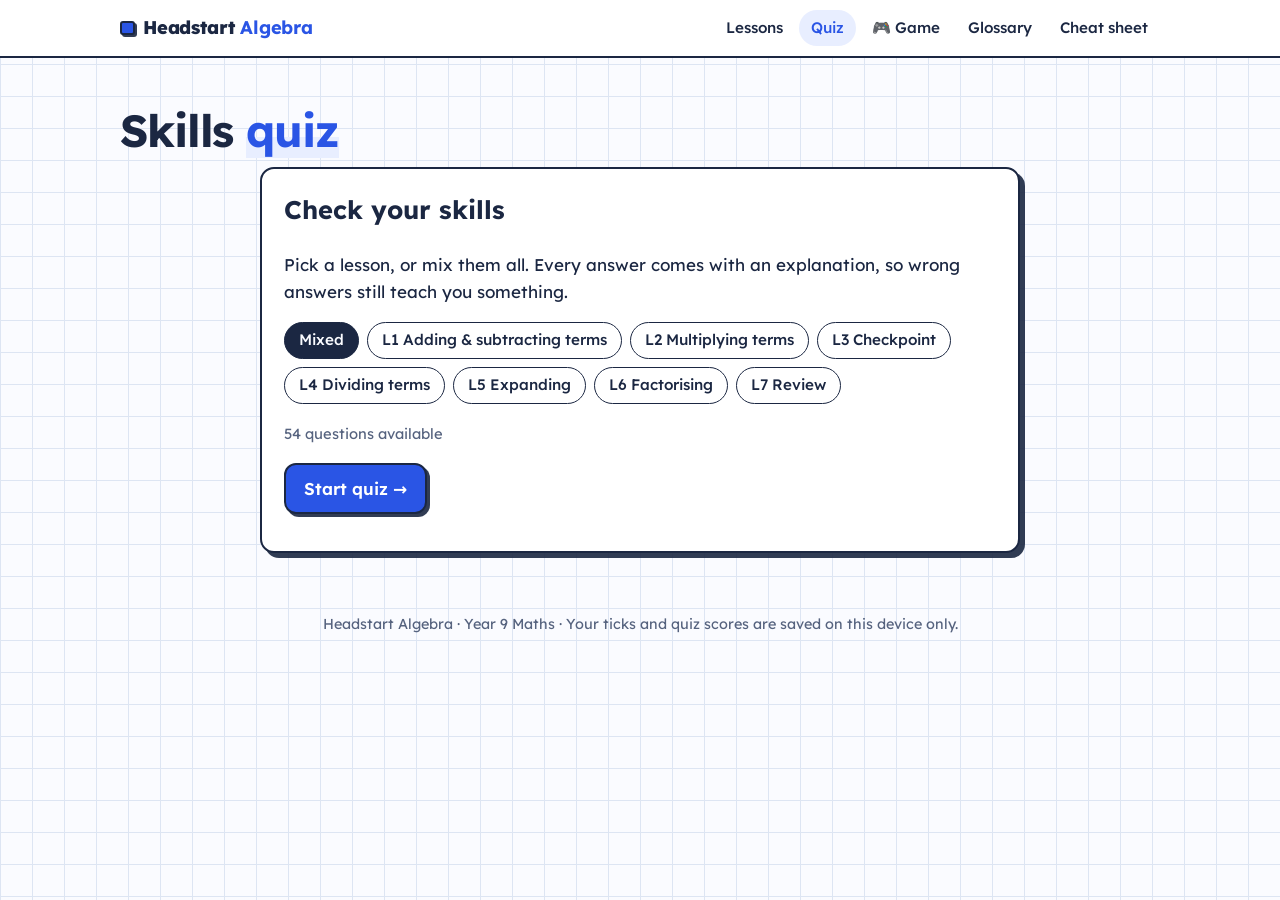
<file: quiz.html>
<!DOCTYPE html>
<html lang="en-AU">
<head>
<meta charset="utf-8">
<meta name="viewport" content="width=device-width, initial-scale=1">
<title>Quiz · Headstart Algebra</title>
<link rel="preconnect" href="https://fonts.googleapis.com"><link rel="preconnect" href="https://fonts.gstatic.com" crossorigin>
<link href="https://fonts.googleapis.com/css2?family=Lexend:wght@400;500;600;700;800&display=swap" rel="stylesheet">
<link rel="stylesheet" href="assets/style.css">
</head>
<body data-page="quiz">
<a class="skip" href="#main">Skip to content</a>
<header class="top"><div class="wrap">
  <a class="brand" href="index.html"><span class="sq"></span>Headstart <b>Algebra</b></a>
  <nav aria-label="Main"><a href="index.html#lessons">Lessons</a><a href="quiz.html" aria-current="page">Quiz</a><a href="game.html">🎮 Game</a><a href="glossary.html">Glossary</a><a href="cheatsheet.html">Cheat sheet</a></nav>
</div></header>
<main id="main" class="wrap">
<section class="hero" style="padding-bottom:0"><h1 style="font-size:clamp(1.9rem,5vw,2.8rem)">Skills <em>quiz</em></h1></section>
<div id="quiz" class="qbox" style="margin-top:12px"></div>
<noscript><p>This quiz needs JavaScript switched on.</p></noscript>
</main>
<footer><div class="wrap">Headstart Algebra · Year 9 Maths · Your ticks and quiz scores are saved on this device only.</div></footer>
<script src="assets/app.js"></script>
<script src="assets/quiz-data.js"></script>
<script src="assets/quiz.js"></script>
</file>
<file: assets/style.css>
/* Headstart Algebra — styles. Colours are tokens at the top: change them here and the whole site follows. */
:root{
  --ink:#1b2742; --paper:#fafbff; --card:#ffffff; --grid:#dde5f3; --muted:#56637f;
  --accent:#2a55e5; --accent-soft:#e8eeff; --ok:#17803f; --ok-soft:#e3f6ea; --bad:#c43232; --bad-soft:#fdeaea;
  --edge:#1b2742; --shadow:rgba(27,39,66,.9);
  --radius:14px; --font:'Lexend',system-ui,-apple-system,'Segoe UI',Roboto,Arial,sans-serif;
}
@media (prefers-color-scheme:dark){
  :root:not([data-theme="light"]){
    --ink:#e8ecf8; --paper:#10162a; --card:#18203a; --grid:#222b4a; --muted:#9aa6c7;
    --accent:#7d9bff; --accent-soft:#222c52; --ok:#52d48a; --ok-soft:#173326; --bad:#ff8484; --bad-soft:#3a1d22;
    --edge:#5b6a99; --shadow:rgba(0,0,0,.55);
  }
}
*{box-sizing:border-box}
html{scroll-behavior:smooth}
body{margin:0;font-family:var(--font);color:var(--ink);background-color:var(--paper);line-height:1.6;font-size:17px;
  background-image:linear-gradient(var(--grid) 1px,transparent 1px),linear-gradient(90deg,var(--grid) 1px,transparent 1px);
  background-size:32px 32px;background-attachment:fixed}
a{color:var(--accent)}
img,video{max-width:100%}
.wrap{max-width:1080px;margin:0 auto;padding:0 20px}
.skip{position:absolute;left:-999px;top:0;background:var(--ink);color:var(--paper);padding:8px 14px;z-index:99}
.skip:focus{left:8px;top:8px}

/* top bar */
.top{background:var(--card);border-bottom:2px solid var(--edge);position:sticky;top:0;z-index:20}
.top .wrap{display:flex;align-items:center;justify-content:space-between;gap:16px;flex-wrap:wrap;padding-top:10px;padding-bottom:10px}
.brand{font-weight:800;font-size:1.15rem;text-decoration:none;color:var(--ink);letter-spacing:-.01em}
.brand b{color:var(--accent)}
.brand .sq{display:inline-block;width:.8em;height:.8em;border:2px solid var(--edge);background:var(--accent);border-radius:3px;margin-right:.45em;vertical-align:-.05em;box-shadow:2px 2px 0 var(--shadow)}
.top nav{display:flex;gap:4px;flex-wrap:wrap}
.top nav a{text-decoration:none;color:var(--ink);padding:6px 12px;border-radius:999px;font-weight:500;font-size:.95rem}
.top nav a:hover,.top nav a[aria-current="page"]{background:var(--accent-soft);color:var(--accent)}

/* lesson strip */
.strip{display:flex;gap:8px;flex-wrap:wrap;margin:22px 0 0}
.strip a{--h:var(--accent);text-decoration:none;color:var(--ink);background:var(--card);border:2px solid var(--edge);border-radius:999px;
  display:flex;align-items:center;gap:8px;padding:4px 14px 4px 5px;font-size:.88rem;font-weight:500}
.strip a .dot{width:26px;height:26px;border-radius:50%;background:var(--h);color:#fff;display:grid;place-items:center;font-weight:700;font-size:.85rem}
.strip a[aria-current="page"]{background:var(--h);color:#fff}
.strip a[aria-current="page"] .dot{background:#fff;color:var(--h)}
.strip a.done .dot::after{content:"✓"}
.strip a.done .dot span{display:none}
.strip a:hover{transform:translateY(-1px)}

/* hero */
.hero{padding:48px 0 12px}
.hero h1{font-size:clamp(2.1rem,6vw,3.5rem);line-height:1.08;margin:0 0 12px;letter-spacing:-.025em}
.hero h1 em{font-style:normal;color:var(--accent);background:linear-gradient(transparent 62%,var(--accent-soft) 62%)}
.hero p.lead{font-size:1.15rem;color:var(--muted);max-width:44ch;margin:0 0 22px}
.hero-grid{display:grid;grid-template-columns:1.4fr 1fr;gap:28px;align-items:center}
.eq{font-family:var(--font);font-weight:700}
.btn{display:inline-flex;align-items:center;gap:8px;font:inherit;font-weight:600;text-decoration:none;color:#fff;background:var(--accent);
  border:2px solid var(--edge);border-radius:12px;padding:10px 18px;cursor:pointer;box-shadow:3px 3px 0 var(--shadow);transition:transform .08s,box-shadow .08s}
.btn:hover{transform:translate(-1px,-1px);box-shadow:4px 4px 0 var(--shadow)}
.btn:active{transform:translate(2px,2px);box-shadow:1px 1px 0 var(--shadow)}
.btn.alt{background:var(--card);color:var(--ink)}
.btn.ok{background:var(--ok);color:#fff}
.btn.small{padding:6px 12px;font-size:.88rem;border-radius:10px}
.btn[disabled]{opacity:.5;cursor:default}
:focus-visible{outline:3px solid var(--accent);outline-offset:3px;border-radius:6px}
.row{display:flex;gap:12px;flex-wrap:wrap;align-items:center}

.card{background:var(--card);border:2px solid var(--edge);border-radius:var(--radius);padding:20px 22px;box-shadow:5px 5px 0 var(--shadow)}
.card h2,.card h3{margin-top:0}
.progress-card{display:flex;gap:18px;align-items:center}
.ring{--p:0;width:96px;height:96px;border-radius:50%;flex:none;display:grid;place-items:center;
  background:conic-gradient(var(--accent) calc(var(--p)*1%),var(--grid) 0)}
.ring span{width:74px;height:74px;border-radius:50%;background:var(--card);display:grid;place-items:center;font-weight:800;font-size:1.25rem}
.progress-card p{margin:.15em 0;color:var(--muted);font-size:.95rem}
.progress-card strong{color:var(--ink)}

h2.section{font-size:1.6rem;margin:46px 0 14px;letter-spacing:-.015em}
h2.section small{font-weight:400;color:var(--muted);font-size:.9rem;margin-left:8px}

/* lesson tiles */
.tiles{display:grid;grid-template-columns:repeat(auto-fill,minmax(235px,1fr));gap:22px}
.tile{--h:var(--accent);position:relative;display:flex;flex-direction:column;text-decoration:none;color:var(--ink);background:var(--card);
  border:2px solid var(--edge);border-radius:var(--radius);padding:18px 18px 16px;box-shadow:5px 5px 0 var(--h);transition:transform .1s,box-shadow .1s;min-height:218px}
.tile:hover{transform:translate(-2px,-2px);box-shadow:8px 8px 0 var(--h)}
.tile .num{width:42px;height:42px;border-radius:12px;background:var(--h);color:#fff;font-weight:800;font-size:1.3rem;display:grid;place-items:center;margin-bottom:10px}
.tile h3{font-size:1.08rem;line-height:1.25;margin:0 0 4px}
.tile .tb{color:var(--muted);font-size:.82rem}
.tile .meta{margin-top:auto;padding-top:12px;display:flex;flex-wrap:wrap;gap:6px}
.pill{display:inline-flex;align-items:center;gap:5px;font-size:.76rem;font-weight:600;padding:2px 10px;border-radius:999px;background:var(--accent-soft);color:var(--accent);border:1.5px solid transparent}
.pill.vid{background:var(--ok-soft);color:var(--ok)}
.pill.soon{background:transparent;color:var(--muted);border:1.5px dashed var(--muted)}
.pill.q{background:var(--card);color:var(--ink);border-color:var(--grid)}
.tile .bar{height:6px;border-radius:99px;background:var(--grid);margin-top:12px;overflow:hidden}
.tile .bar i{display:block;height:100%;width:0;background:var(--h);transition:width .3s}
.tile .tick{display:none;position:absolute;top:14px;right:14px;width:28px;height:28px;border-radius:50%;background:var(--ok);color:#fff;place-items:center;font-weight:700}
.tile.done .tick{display:grid}

.tools{display:grid;grid-template-columns:repeat(auto-fit,minmax(220px,1fr));gap:20px}
.tool{display:block;text-decoration:none;color:var(--ink)}
.tool .card{height:100%;transition:transform .1s}
.tool:hover .card{transform:translate(-2px,-2px)}
.tool .ico{font-size:1.9rem;line-height:1;margin-bottom:8px}
.tool h3{margin:0 0 4px;font-size:1.05rem}
.tool p{margin:0;color:var(--muted);font-size:.92rem}

.steps4{display:grid;grid-template-columns:repeat(auto-fit,minmax(200px,1fr));gap:16px;counter-reset:s}
.steps4 li{list-style:none;counter-increment:s;background:var(--card);border:2px dashed var(--edge);border-radius:var(--radius);padding:14px 16px 14px 56px;position:relative}
.steps4 li::before{content:counter(s);position:absolute;left:14px;top:12px;width:30px;height:30px;border-radius:50%;background:var(--ink);color:var(--paper);display:grid;place-items:center;font-weight:700}
.steps4{padding:0;margin:0}
.steps4 b{display:block}

/* lesson page */
.lhead{--h:var(--accent);padding:26px 0 8px}
.lhead .badge{display:inline-block;background:var(--h);color:#fff;font-weight:700;border-radius:999px;padding:3px 14px;font-size:.88rem;margin-bottom:10px;border:2px solid var(--edge)}
.lhead h1{font-size:clamp(1.8rem,4.6vw,2.7rem);line-height:1.12;margin:0 0 8px;letter-spacing:-.02em}
.lhead .tb{color:var(--muted);margin:0 0 18px}
.layout{display:grid;grid-template-columns:minmax(0,1fr) 300px;gap:28px;align-items:start;margin-top:18px}
.stack{display:grid;gap:24px;min-width:0}
.side{position:sticky;top:78px;display:grid;gap:20px}
.card.h{border-top:8px solid var(--h,var(--accent))}
.goal li{margin:.25em 0}
ul.clean{list-style:none;padding:0;margin:0}
.check{display:flex;gap:12px;align-items:flex-start;padding:9px 6px;border-radius:10px;cursor:pointer}
.check:hover{background:var(--accent-soft)}
.check input{appearance:none;-webkit-appearance:none;flex:none;width:26px;height:26px;margin:1px 0 0;border:2.5px solid var(--edge);border-radius:7px;background:var(--card);display:grid;place-items:center;cursor:pointer}
.check input:checked{background:var(--h,var(--accent));border-color:var(--edge)}
.check input:checked::after{content:"✓";color:#fff;font-weight:800;font-size:1rem}
.check input:checked + span{color:var(--muted)}
.meter{height:10px;border-radius:99px;background:var(--grid);overflow:hidden;margin:6px 0 4px}
.meter i{display:block;height:100%;width:0;background:var(--h,var(--accent));transition:width .25s}
.note{color:var(--muted);font-size:.92rem;margin:0}

/* video */
.vwrap{display:grid;gap:22px}
.vcard h3{margin:0 0 10px;display:flex;justify-content:space-between;gap:10px;flex-wrap:wrap;align-items:baseline}
.vcard h3 small{font-weight:400;color:var(--muted);font-size:.85rem}
video{width:100%;display:block;background:#0e1424;border-radius:10px;border:2px solid var(--edge);aspect-ratio:16/9}
.vtools{display:flex;gap:6px;flex-wrap:wrap;margin-top:10px;align-items:center}
.vtools .lbl{font-size:.82rem;color:var(--muted);margin-right:2px}
.chip{font:inherit;font-size:.82rem;font-weight:500;padding:3px 11px;border-radius:999px;border:1.5px solid var(--edge);background:var(--card);color:var(--ink);cursor:pointer;text-decoration:none;display:inline-block;line-height:1.5}
.chip:hover{background:var(--accent-soft)}
.chip[aria-pressed="true"]{background:var(--ink);color:var(--paper)}
.chip.t{border-color:var(--grid)}
details.tr{margin-top:12px}
details.tr summary{cursor:pointer;font-weight:600;font-size:.92rem}
details.tr ol{margin:10px 0 0;padding:0;list-style:none;max-height:300px;overflow:auto;font-size:.92rem}
details.tr li{padding:6px 8px;border-radius:8px;display:flex;gap:10px}
details.tr li:hover{background:var(--accent-soft)}
details.tr button{font:inherit;font-size:.78rem;color:var(--accent);background:none;border:0;padding:0;cursor:pointer;min-width:42px;text-align:left;font-variant-numeric:tabular-nums}
.soon-box{display:grid;grid-template-columns:auto 1fr;gap:16px;align-items:center;border:2px dashed var(--edge);border-radius:var(--radius);padding:18px 20px;background:var(--card)}
.soon-box .ico{font-size:2.2rem}
.soon-box h3{margin:0}
.soon-box p{margin:2px 0 0;color:var(--muted)}

/* big idea */
.rule{background:var(--accent-soft);border:2px solid var(--edge);border-radius:12px;padding:14px 18px;margin:0 0 14px;font-weight:600}
ol.how{margin:0 0 4px;padding-left:1.3em}
ol.how li{margin:.3em 0}
.ex{margin-top:16px;border:2px solid var(--edge);border-radius:12px;overflow:hidden}
.ex .q{background:var(--ink);color:var(--paper);padding:10px 16px;font-weight:600}
.ex table{width:100%;border-collapse:collapse}
.ex td{padding:10px 16px;border-top:1.5px solid var(--grid);vertical-align:top}
.ex td:first-child{width:38%;color:var(--muted);font-size:.93rem}
.ex tr:last-child td:last-child{font-weight:700;color:var(--ok)}
.tip{margin-top:14px;padding:10px 14px;border-left:6px solid var(--h,var(--accent));background:var(--accent-soft);border-radius:0 10px 10px 0;font-size:.95rem}
.area{display:inline-grid;grid-template-columns:auto 90px 54px;gap:0;margin:10px 0 0;font-weight:600;text-align:center}
.area div{border:2px solid var(--edge);padding:12px 8px}
.area .h{background:transparent;border:0;padding:4px 8px;color:var(--muted)}
.area .a{background:var(--accent-soft)}
.area .b{background:var(--ok-soft)}

sup{font-size:.72em;line-height:0}
.frac{display:inline-flex;flex-direction:column;align-items:center;vertical-align:middle;line-height:1.15;margin:0 .15em;font-size:.95em}
.frac>span:first-child{border-bottom:1.6px solid currentColor;padding:0 .25em}
.frac>span:last-child{padding:0 .25em}

/* spot the mistake */
.spot{display:grid;gap:12px}
.spot details{border:2px solid var(--edge);border-radius:12px;background:var(--card);overflow:hidden}
.spot summary{cursor:pointer;padding:12px 16px;display:flex;gap:12px;align-items:center;list-style:none;flex-wrap:wrap}
.spot summary::-webkit-details-marker{display:none}
.spot .wrong{font-weight:700;font-size:1.08rem}
.spot .wrong s{text-decoration-color:var(--bad);text-decoration-thickness:2px}
.spot .hint{margin-left:auto;font-size:.82rem;color:var(--accent);font-weight:600}
.spot details[open] .hint{display:none}
.spot .ans{padding:12px 16px 14px;border-top:1.5px solid var(--grid);background:var(--ok-soft)}
.spot .ans b{color:var(--ok)}
.spot .ans p{margin:.2em 0 0}

.chips{display:flex;gap:8px;flex-wrap:wrap}
.chips a{text-decoration:none}

.cta{display:flex;gap:14px;align-items:center;flex-wrap:wrap;justify-content:space-between}
.cta h3{margin:0}
.cta p{margin:2px 0 0;color:var(--muted)}
.pn{display:flex;justify-content:space-between;gap:14px;margin:34px 0 10px;flex-wrap:wrap}
.pn a{flex:1 1 240px;text-decoration:none;color:var(--ink);background:var(--card);border:2px solid var(--edge);border-radius:var(--radius);padding:12px 18px;box-shadow:4px 4px 0 var(--shadow)}
.pn a:hover{transform:translate(-1px,-1px)}
.pn small{display:block;color:var(--muted)}
.pn .next{text-align:right}
.stuck ol{margin:6px 0 0;padding-left:1.2em}
.stuck li{margin:.25em 0;font-size:.95rem}

/* quiz */
.qbox{max-width:760px;margin:30px auto}
.qtop{display:flex;justify-content:space-between;align-items:center;margin-bottom:10px;font-weight:600;color:var(--muted);font-size:.95rem}
.qprog{height:10px;background:var(--grid);border-radius:99px;overflow:hidden;margin-bottom:18px}
.qprog i{display:block;height:100%;background:var(--accent);width:0;transition:width .3s}
.qq{font-size:1.35rem;font-weight:600;line-height:1.4;margin:0 0 18px}
.opts{display:grid;gap:12px}
.opt{font:inherit;font-size:1.1rem;text-align:left;display:flex;gap:14px;align-items:center;padding:12px 16px;border:2px solid var(--edge);background:var(--card);color:var(--ink);border-radius:12px;cursor:pointer;box-shadow:3px 3px 0 var(--shadow)}
.opt:hover:not([disabled]){background:var(--accent-soft);transform:translate(-1px,-1px)}
.opt .k{flex:none;width:30px;height:30px;border-radius:8px;border:2px solid var(--edge);display:grid;place-items:center;font-weight:700;font-size:.9rem;background:var(--paper)}
.opt.right{background:var(--ok-soft);border-color:var(--ok)}
.opt.right .k{background:var(--ok);color:#fff;border-color:var(--ok)}
.opt.wrongpick{background:var(--bad-soft);border-color:var(--bad)}
.opt.wrongpick .k{background:var(--bad);color:#fff;border-color:var(--bad)}
.opt[disabled]{cursor:default}
.fb{margin-top:18px;padding:14px 18px;border-radius:12px;border:2px solid var(--edge);background:var(--card)}
.fb.good{border-color:var(--ok);background:var(--ok-soft)}
.fb.bad{border-color:var(--bad);background:var(--bad-soft)}
.fb b{display:block;margin-bottom:2px}
.setup h2{margin-top:0}
.pick{display:flex;gap:8px;flex-wrap:wrap;margin:10px 0 18px}
.pick .chip{font-size:.95rem;padding:6px 14px}
.score{font-size:3.2rem;font-weight:800;line-height:1;margin:6px 0}
.rev{margin-top:14px;display:grid;gap:10px}
.rev div{padding:10px 14px;border:2px solid var(--edge);border-radius:12px;background:var(--card)}
.rev small{color:var(--muted)}

/* glossary */
.search{width:100%;font:inherit;padding:12px 16px;border:2px solid var(--edge);border-radius:12px;background:var(--card);color:var(--ink);box-shadow:3px 3px 0 var(--shadow)}
.gl{display:grid;grid-template-columns:repeat(auto-fill,minmax(310px,1fr));gap:18px;margin-top:20px}
.gl article{background:var(--card);border:2px solid var(--edge);border-radius:var(--radius);padding:16px 18px;box-shadow:4px 4px 0 var(--shadow);scroll-margin-top:90px}
.gl article:target{outline:4px solid var(--accent);outline-offset:3px}
.gl h3{margin:0 0 4px;font-size:1.1rem;display:flex;justify-content:space-between;gap:8px;align-items:baseline}
.gl h3 a{font-size:.75rem;font-weight:500;text-decoration:none;background:var(--accent-soft);padding:1px 9px;border-radius:99px;white-space:nowrap}
.gl p{margin:.2em 0 .6em}
.gl .eg{font-weight:600;background:var(--accent-soft);border-radius:8px;padding:6px 10px;font-size:.95rem}
.hidden{display:none!important}

/* cheat sheet */
.cs{display:grid;gap:14px}
.cs .r{display:grid;grid-template-columns:48px 190px 1fr 1fr;gap:16px;align-items:center;background:var(--card);border:2px solid var(--edge);border-radius:var(--radius);padding:14px 18px;box-shadow:4px 4px 0 var(--shadow)}
.cs .r .n{width:40px;height:40px;border-radius:10px;background:var(--h);color:#fff;font-weight:800;display:grid;place-items:center}
.cs .r h3{margin:0;font-size:1.02rem}
.cs .r .e{font-weight:700;background:var(--accent-soft);padding:8px 12px;border-radius:10px}
.two{display:grid;grid-template-columns:repeat(auto-fit,minmax(300px,1fr));gap:20px;margin-top:22px}
.two table{border-collapse:collapse;width:100%}
.two th,.two td{border:1.5px solid var(--grid);padding:6px 10px;text-align:left}
.two th{background:var(--accent-soft)}
ul.mist{margin:6px 0 0;padding-left:1.2em}
ul.mist li{margin:.35em 0}

footer{margin:60px 0 30px;color:var(--muted);font-size:.9rem;text-align:center}

@media (max-width:860px){
  .hero-grid{grid-template-columns:1fr}
  .layout{grid-template-columns:1fr}
  .side{position:static}
  .cs .r{grid-template-columns:48px 1fr}
  .cs .r .e,.cs .r .d{grid-column:1 / -1}
}
@media (max-width:520px){
  body{font-size:16px}
  .wrap{padding:0 14px}
  .top nav a{padding:5px 9px;font-size:.88rem}
  .soon-box{grid-template-columns:1fr}
  .card{padding:16px}
}
@media (prefers-reduced-motion:reduce){*{transition:none!important;scroll-behavior:auto!important}}
@media print{
  body{background:#fff;color:#000;font-size:12pt;background-image:none}
  .top,.strip,.noprint,footer{display:none!important}
  .card,.cs .r{box-shadow:none;break-inside:avoid}
  a{color:#000;text-decoration:none}
}
</file>
